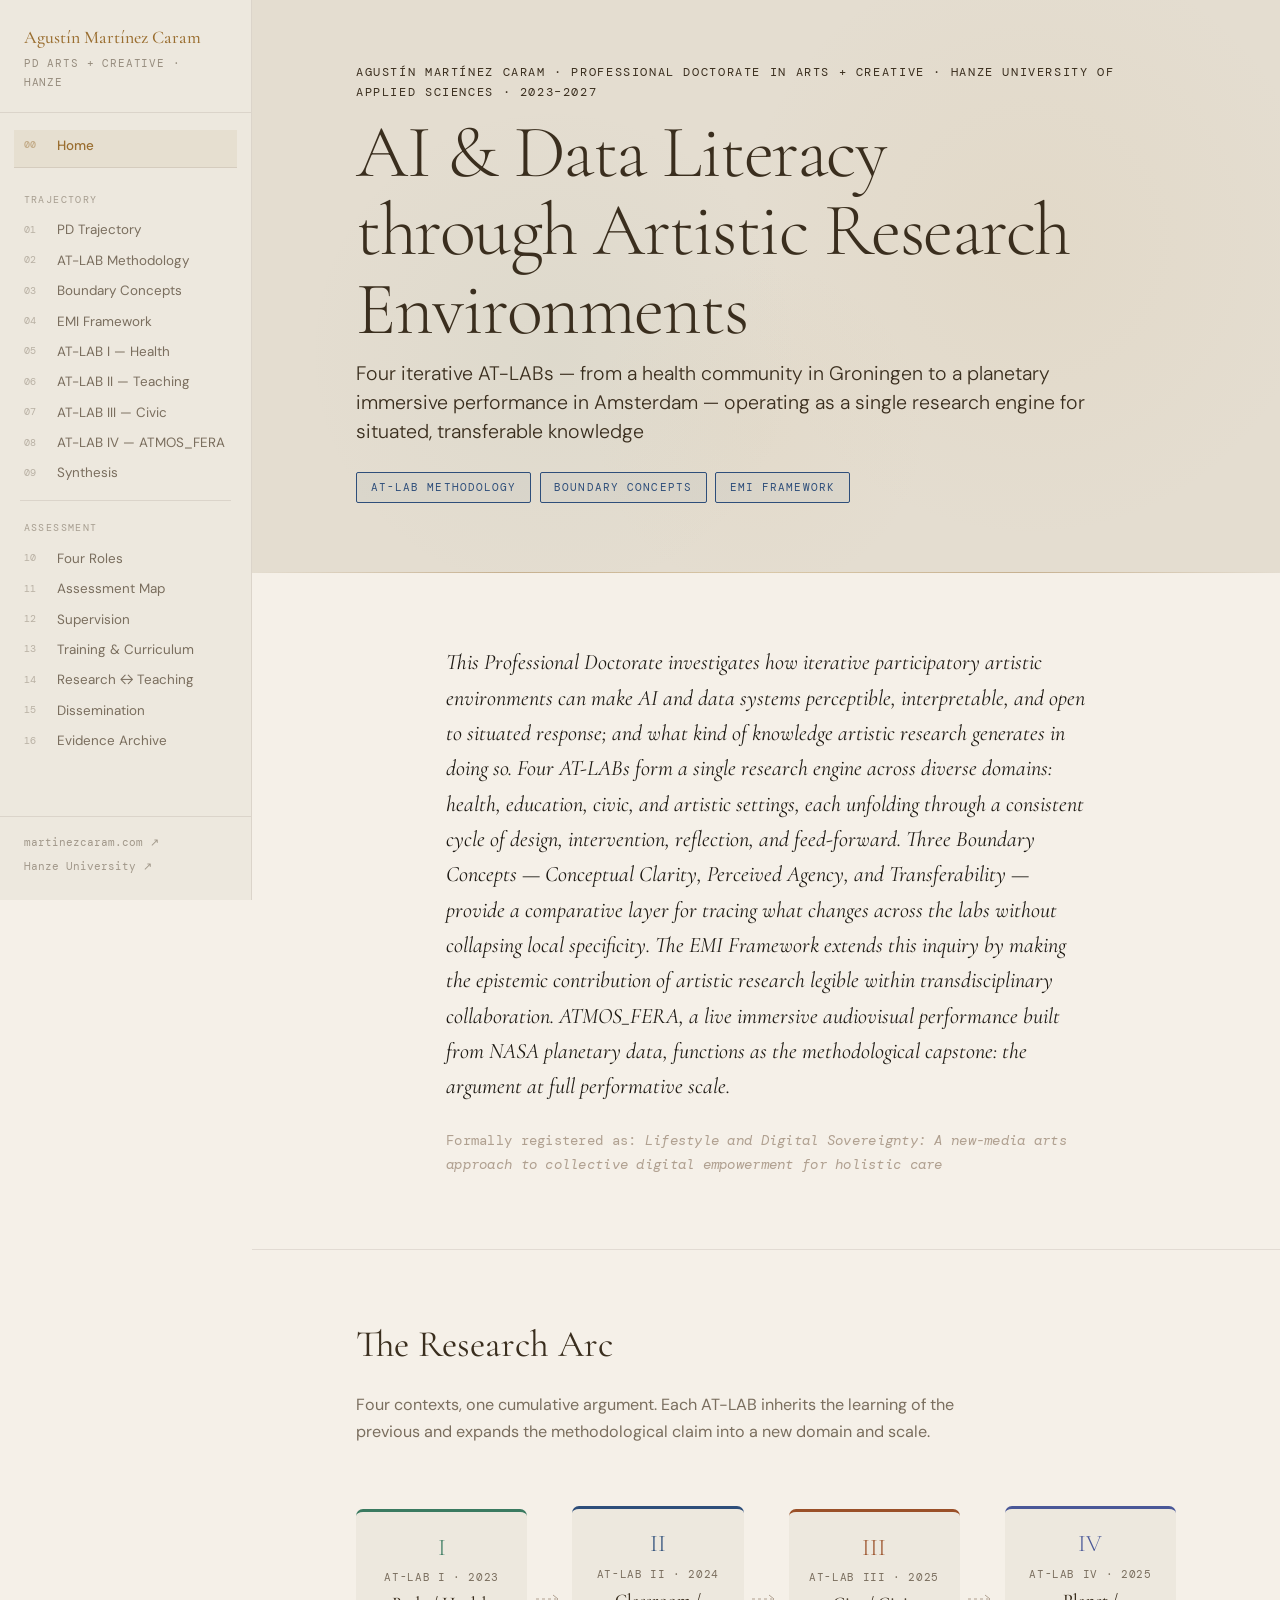
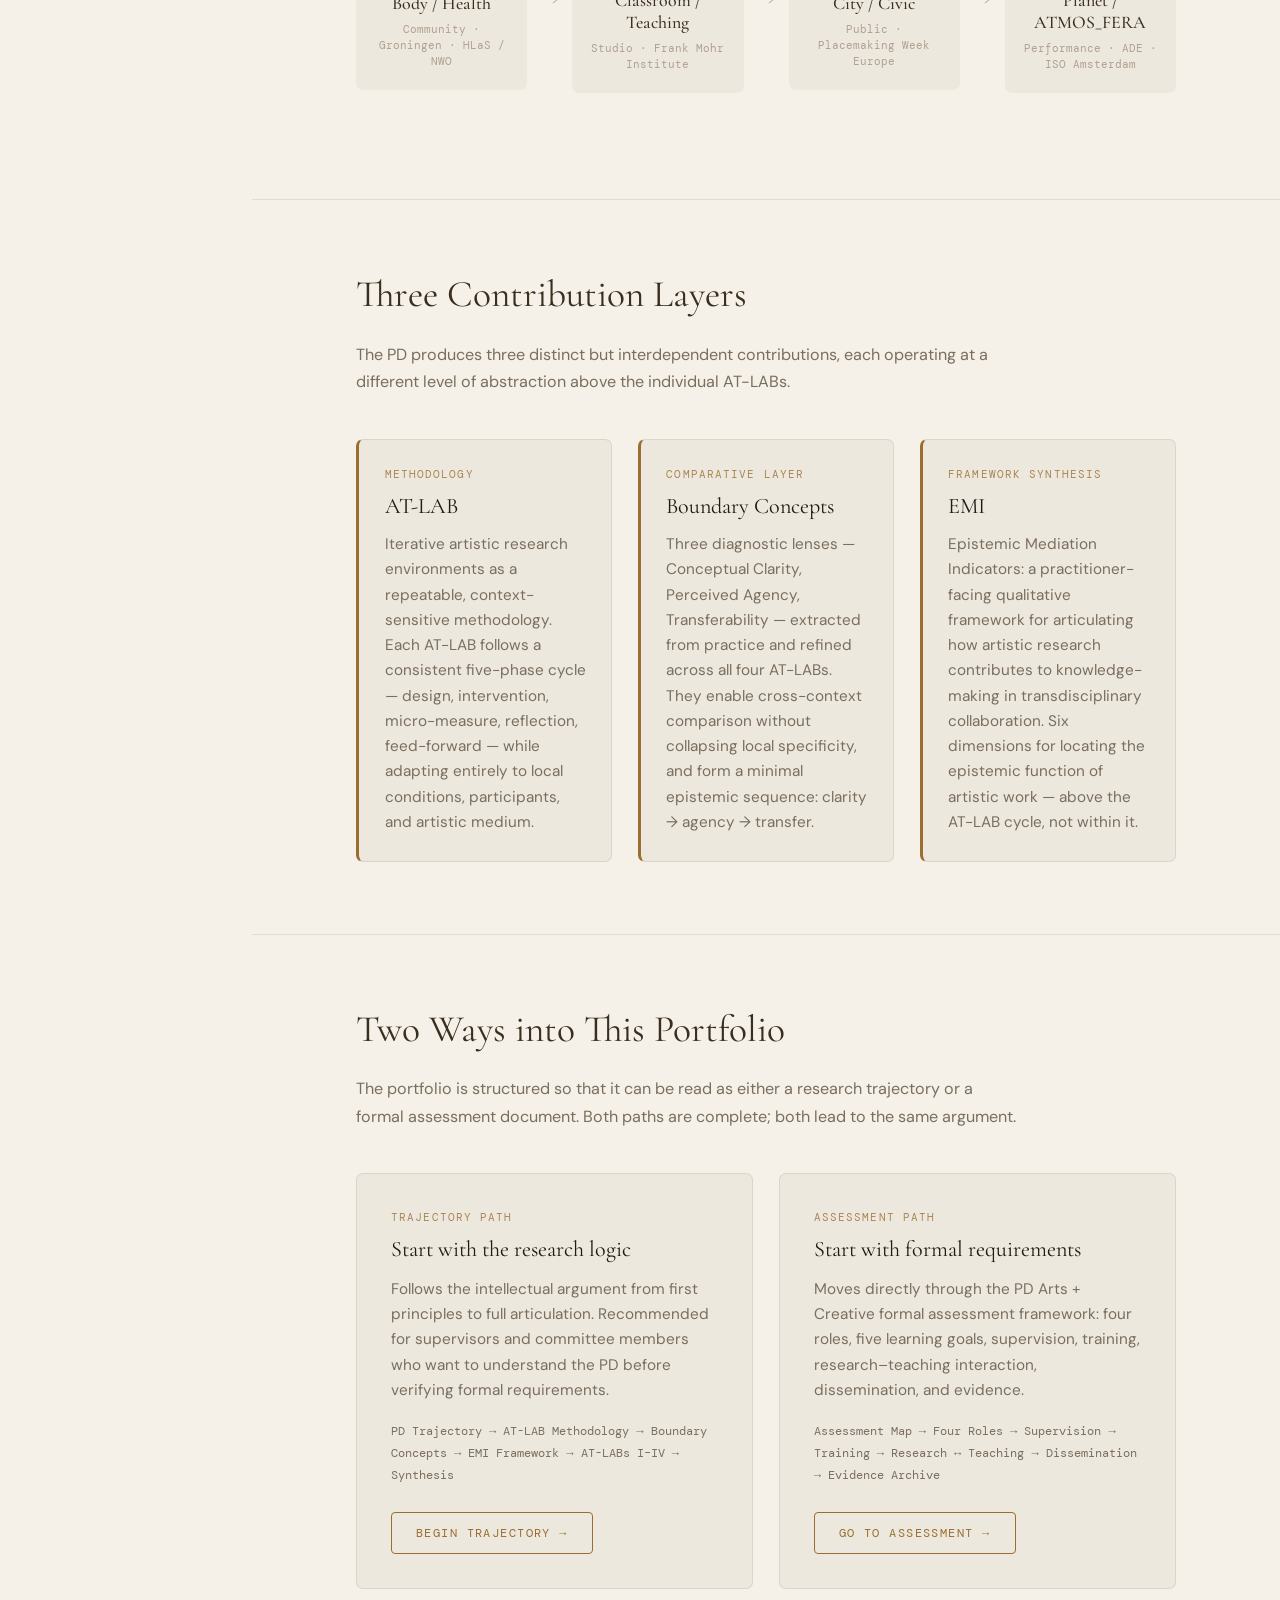
<file: index.html>
<!DOCTYPE html>
<html lang="en">
<head>
  <meta charset="UTF-8">
  <meta name="viewport" content="width=device-width, initial-scale=1.0">
  <title>Home — Agustín Martínez Caram PD</title>
  <link rel="preconnect" href="https://fonts.googleapis.com">
  <link rel="preconnect" href="https://fonts.gstatic.com" crossorigin>
  <link href="https://fonts.googleapis.com/css2?family=Cormorant+Garamond:ital,wght@0,300;0,400;0,500;0,600;1,300;1,400;1,500&family=DM+Mono:wght@300;400&family=DM+Sans:ital,wght@0,300;0,400;0,500;1,400&display=swap" rel="stylesheet">
  <link rel="stylesheet" href="css/tokens.css">
  <link rel="stylesheet" href="css/layout.css">
  <link rel="stylesheet" href="css/components.css">
  <link rel="stylesheet" href="css/animations.css">
  <link rel="stylesheet" href="css/print.css" media="print">
</head>
<body>

  <button class="hamburger" id="menuToggle" aria-label="Toggle menu">
    <span></span><span></span><span></span>
  </button>
  <div class="sidebar-overlay"></div>

  <aside id="sidebar">
    <div class="sb-header">
      <div class="sb-name">Agustín Martínez Caram</div>
      <div class="sb-programme">PD Arts + Creative · Hanze</div>
    </div>
    <nav>
      <a href="index.html"             class="nav-link nav-link-home"><span class="nav-num">00</span>Home</a>
      <div class="nav-group">
        <div class="nav-group-label">Trajectory</div>
        <a href="trajectory.html"        class="nav-link"><span class="nav-num">01</span>PD Trajectory</a>
        <a href="methodology.html"       class="nav-link"><span class="nav-num">02</span>AT-LAB Methodology</a>
        <a href="boundary-concepts.html" class="nav-link"><span class="nav-num">03</span>Boundary Concepts</a>
        <a href="emi.html"               class="nav-link"><span class="nav-num">04</span>EMI Framework</a>
        <a href="lab-1-health.html"      class="nav-link"><span class="nav-num">05</span>AT-LAB I — Health</a>
        <a href="lab-2-teaching.html"    class="nav-link"><span class="nav-num">06</span>AT-LAB II — Teaching</a>
        <a href="lab-3-civic.html"       class="nav-link"><span class="nav-num">07</span>AT-LAB III — Civic</a>
        <a href="lab-4-atmosfera.html"   class="nav-link"><span class="nav-num">08</span>AT-LAB IV — ATMOS_FERA</a>
        <a href="synthesis.html"         class="nav-link"><span class="nav-num">09</span>Synthesis</a>
      </div>
      <div class="nav-divider"></div>
      <div class="nav-group">
        <div class="nav-group-label">Assessment</div>
        <a href="roles.html"             class="nav-link"><span class="nav-num">10</span>Four Roles</a>
        <a href="assessment-map.html"    class="nav-link"><span class="nav-num">11</span>Assessment Map</a>
        <a href="supervision.html"       class="nav-link"><span class="nav-num">12</span>Supervision</a>
        <a href="training.html"          class="nav-link"><span class="nav-num">13</span>Training &amp; Curriculum</a>
        <a href="research-teaching.html" class="nav-link"><span class="nav-num">14</span>Research ↔ Teaching</a>
        <a href="dissemination.html"     class="nav-link"><span class="nav-num">15</span>Dissemination</a>
        <a href="evidence.html"          class="nav-link"><span class="nav-num">16</span>Evidence Archive</a>
      </div>
    </nav>
    <div class="sb-footer">
      <a href="https://martinezcaram.com" target="_blank" rel="noopener">martinezcaram.com ↗</a>
      <a href="https://www.hanze.nl" target="_blank" rel="noopener">Hanze University ↗</a>
    </div>
  </aside>

  <main id="main">

    <!-- ═══ HERO ═══ -->
    <section class="page-hero" style="position:relative;">
      <div class="home-bg" style="position:absolute; inset:0; overflow:hidden; pointer-events:none; z-index:0;">
        <div class="orb orb-1"></div>
        <div class="orb orb-2"></div>
        <div class="orb orb-3"></div>
      </div>

      <div style="position:relative; z-index:1;">
        <div class="section-inner">

          <div class="eyebrow">Agustín Martínez Caram · Professional Doctorate in Arts + Creative · Hanze University of Applied Sciences · 2023–2027</div>

          <h1 class="page-title">AI &amp; Data Literacy<br>through Artistic Research Environments</h1>

          <p class="page-subtitle">Four iterative AT-LABs — from a health community in Groningen to a planetary immersive performance in Amsterdam — operating as a single research engine for situated, transferable knowledge</p>

          <div class="badge-row" style="margin-top:1.5rem;">
            <span class="badge badge-hero">AT-LAB Methodology</span>
            <span class="badge badge-hero">Boundary Concepts</span>
            <span class="badge badge-hero">EMI Framework</span>
          </div>

        </div>
      </div>
    </section>

    <!-- ═══ THESIS ═══ -->
    <section class="page-section">
      <div class="section-inner content-narrow">
        <p class="lead">This Professional Doctorate investigates how iterative participatory artistic environments can make AI and data systems perceptible, interpretable, and open to situated response; and what kind of knowledge artistic research generates in doing so. Four AT-LABs form a single research engine across diverse domains: health, education, civic, and artistic settings, each unfolding through a consistent cycle of design, intervention, reflection, and feed-forward. Three Boundary Concepts — Conceptual Clarity, Perceived Agency, and Transferability — provide a comparative layer for tracing what changes across the labs without collapsing local specificity. The EMI Framework extends this inquiry by making the epistemic contribution of artistic research legible within transdisciplinary collaboration. ATMOS_FERA, a live immersive audiovisual performance built from NASA planetary data, functions as the methodological capstone: the argument at full performative scale.</p>
        <p style="font-size:0.82rem; font-family:var(--mono); color:var(--ink-faint); margin-top:1rem; letter-spacing:0.02em;">Formally registered as: <em>Lifestyle and Digital Sovereignty: A new-media arts approach to collective digital empowerment for holistic care</em></p>
      </div>
    </section>

    <!-- ═══ TRAJECTORY ARC ═══ -->
    <section class="page-section">
      <div class="section-inner">

        <h2>The Research Arc</h2>
        <p style="color:var(--ink-muted); margin-bottom:2.5rem; max-width:60ch;">Four contexts, one cumulative argument. Each AT-LAB inherits the learning of the previous and expands the methodological claim into a new domain and scale.</p>

        <div class="traj-arc reveal-stagger">
          <a href="lab-1-health.html" class="traj-node traj-node--1">
            <div class="traj-node-icon">I</div>
            <div class="traj-node-label">AT-LAB I · 2023</div>
            <div class="traj-node-name">Body / Health</div>
            <div class="traj-node-sub">Community · Groningen · HLaS / NWO</div>
          </a>
          <div class="traj-connector" aria-hidden="true">
            <svg width="28" height="16" viewBox="0 0 28 16" fill="none" xmlns="http://www.w3.org/2000/svg"><line x1="0" y1="8" x2="20" y2="8" stroke="currentColor" stroke-width="1" stroke-dasharray="3 3"/><polyline points="17,4 22,8 17,12" stroke="currentColor" stroke-width="1" fill="none"/></svg>
          </div>
          <a href="lab-2-teaching.html" class="traj-node traj-node--2">
            <div class="traj-node-icon">II</div>
            <div class="traj-node-label">AT-LAB II · 2024</div>
            <div class="traj-node-name">Classroom / Teaching</div>
            <div class="traj-node-sub">Studio · Frank Mohr Institute</div>
          </a>
          <div class="traj-connector" aria-hidden="true">
            <svg width="28" height="16" viewBox="0 0 28 16" fill="none" xmlns="http://www.w3.org/2000/svg"><line x1="0" y1="8" x2="20" y2="8" stroke="currentColor" stroke-width="1" stroke-dasharray="3 3"/><polyline points="17,4 22,8 17,12" stroke="currentColor" stroke-width="1" fill="none"/></svg>
          </div>
          <a href="lab-3-civic.html" class="traj-node traj-node--3">
            <div class="traj-node-icon">III</div>
            <div class="traj-node-label">AT-LAB III · 2025</div>
            <div class="traj-node-name">City / Civic</div>
            <div class="traj-node-sub">Public · Placemaking Week Europe</div>
          </a>
          <div class="traj-connector" aria-hidden="true">
            <svg width="28" height="16" viewBox="0 0 28 16" fill="none" xmlns="http://www.w3.org/2000/svg"><line x1="0" y1="8" x2="20" y2="8" stroke="currentColor" stroke-width="1" stroke-dasharray="3 3"/><polyline points="17,4 22,8 17,12" stroke="currentColor" stroke-width="1" fill="none"/></svg>
          </div>
          <a href="lab-4-atmosfera.html" class="traj-node traj-node--4">
            <div class="traj-node-icon">IV</div>
            <div class="traj-node-label">AT-LAB IV · 2025</div>
            <div class="traj-node-name">Planet / ATMOS_FERA</div>
            <div class="traj-node-sub">Performance · ADE · ISO Amsterdam</div>
          </a>
        </div>

      </div>
    </section>

    <!-- ═══ THREE CONTRIBUTION LAYERS ═══ -->
    <section class="page-section">
      <div class="section-inner">

        <h2>Three Contribution Layers</h2>
        <p style="color:var(--ink-muted); margin-bottom:2.5rem; max-width:60ch;">The PD produces three distinct but interdependent contributions, each operating at a different level of abstraction above the individual AT-LABs.</p>

        <div class="grid-3 reveal-stagger">
          <div class="card contribution-card">
            <div class="card-label">Methodology</div>
            <div class="card-title">AT-LAB</div>
            <div class="card-body">Iterative artistic research environments as a repeatable, context-sensitive methodology. Each AT-LAB follows a consistent five-phase cycle — design, intervention, micro-measure, reflection, feed-forward — while adapting entirely to local conditions, participants, and artistic medium.</div>
          </div>

          <div class="card contribution-card">
            <div class="card-label">Comparative Layer</div>
            <div class="card-title">Boundary Concepts</div>
            <div class="card-body">Three diagnostic lenses — Conceptual Clarity, Perceived Agency, Transferability — extracted from practice and refined across all four AT-LABs. They enable cross-context comparison without collapsing local specificity, and form a minimal epistemic sequence: clarity → agency → transfer.</div>
          </div>

          <div class="card contribution-card">
            <div class="card-label">Framework Synthesis</div>
            <div class="card-title">EMI</div>
            <div class="card-body">Epistemic Mediation Indicators: a practitioner-facing qualitative framework for articulating how artistic research contributes to knowledge-making in transdisciplinary collaboration. Six dimensions for locating the epistemic function of artistic work — above the AT-LAB cycle, not within it.</div>
          </div>
        </div>

      </div>
    </section>

    <!-- ═══ TWO READING PATHS ═══ -->
    <section class="page-section">
      <div class="section-inner">

        <h2>Two Ways into This Portfolio</h2>
        <p style="color:var(--ink-muted); margin-bottom:2.5rem; max-width:60ch;">The portfolio is structured so that it can be read as either a research trajectory or a formal assessment document. Both paths are complete; both lead to the same argument.</p>

        <div class="grid-2 reveal-stagger">

          <div class="card" style="padding:2rem;">
            <div class="card-label">Trajectory Path</div>
            <div class="card-title" style="margin-bottom:0.8rem;">Start with the research logic</div>
            <div class="card-body" style="margin-bottom:1.5rem;">
              <p>Follows the intellectual argument from first principles to full articulation. Recommended for supervisors and committee members who want to understand the PD before verifying formal requirements.</p>
              <p style="font-family:var(--mono); font-size:0.72rem; color:var(--ink-muted); margin-top:0.8rem; line-height:1.8;">
                PD Trajectory → AT-LAB Methodology → Boundary Concepts → EMI Framework → AT-LABs I–IV → Synthesis
              </p>
            </div>
            <a href="trajectory.html" style="display:inline-block; padding:10px 24px; border:1px solid var(--gold); color:var(--gold); text-decoration:none; font-family:var(--mono); font-size:0.7rem; letter-spacing:0.12em; text-transform:uppercase; border-radius:4px; transition:background 0.2s, color 0.2s;">Begin Trajectory →</a>
          </div>

          <div class="card" style="padding:2rem;">
            <div class="card-label">Assessment Path</div>
            <div class="card-title" style="margin-bottom:0.8rem;">Start with formal requirements</div>
            <div class="card-body" style="margin-bottom:1.5rem;">
              <p>Moves directly through the PD Arts + Creative formal assessment framework: four roles, five learning goals, supervision, training, research–teaching interaction, dissemination, and evidence.</p>
              <p style="font-family:var(--mono); font-size:0.72rem; color:var(--ink-muted); margin-top:0.8rem; line-height:1.8;">
                Assessment Map → Four Roles → Supervision → Training → Research ↔ Teaching → Dissemination → Evidence Archive
              </p>
            </div>
            <a href="assessment-map.html" style="display:inline-block; padding:10px 24px; border:1px solid var(--gold); color:var(--gold); text-decoration:none; font-family:var(--mono); font-size:0.7rem; letter-spacing:0.12em; text-transform:uppercase; border-radius:4px; transition:background 0.2s, color 0.2s;">Go to Assessment →</a>
          </div>

        </div>

      </div>
    </section>

  </main>

  <script src="js/nav.js"></script>
  <script src="js/animations.js"></script>
</body>
</html>
</file>
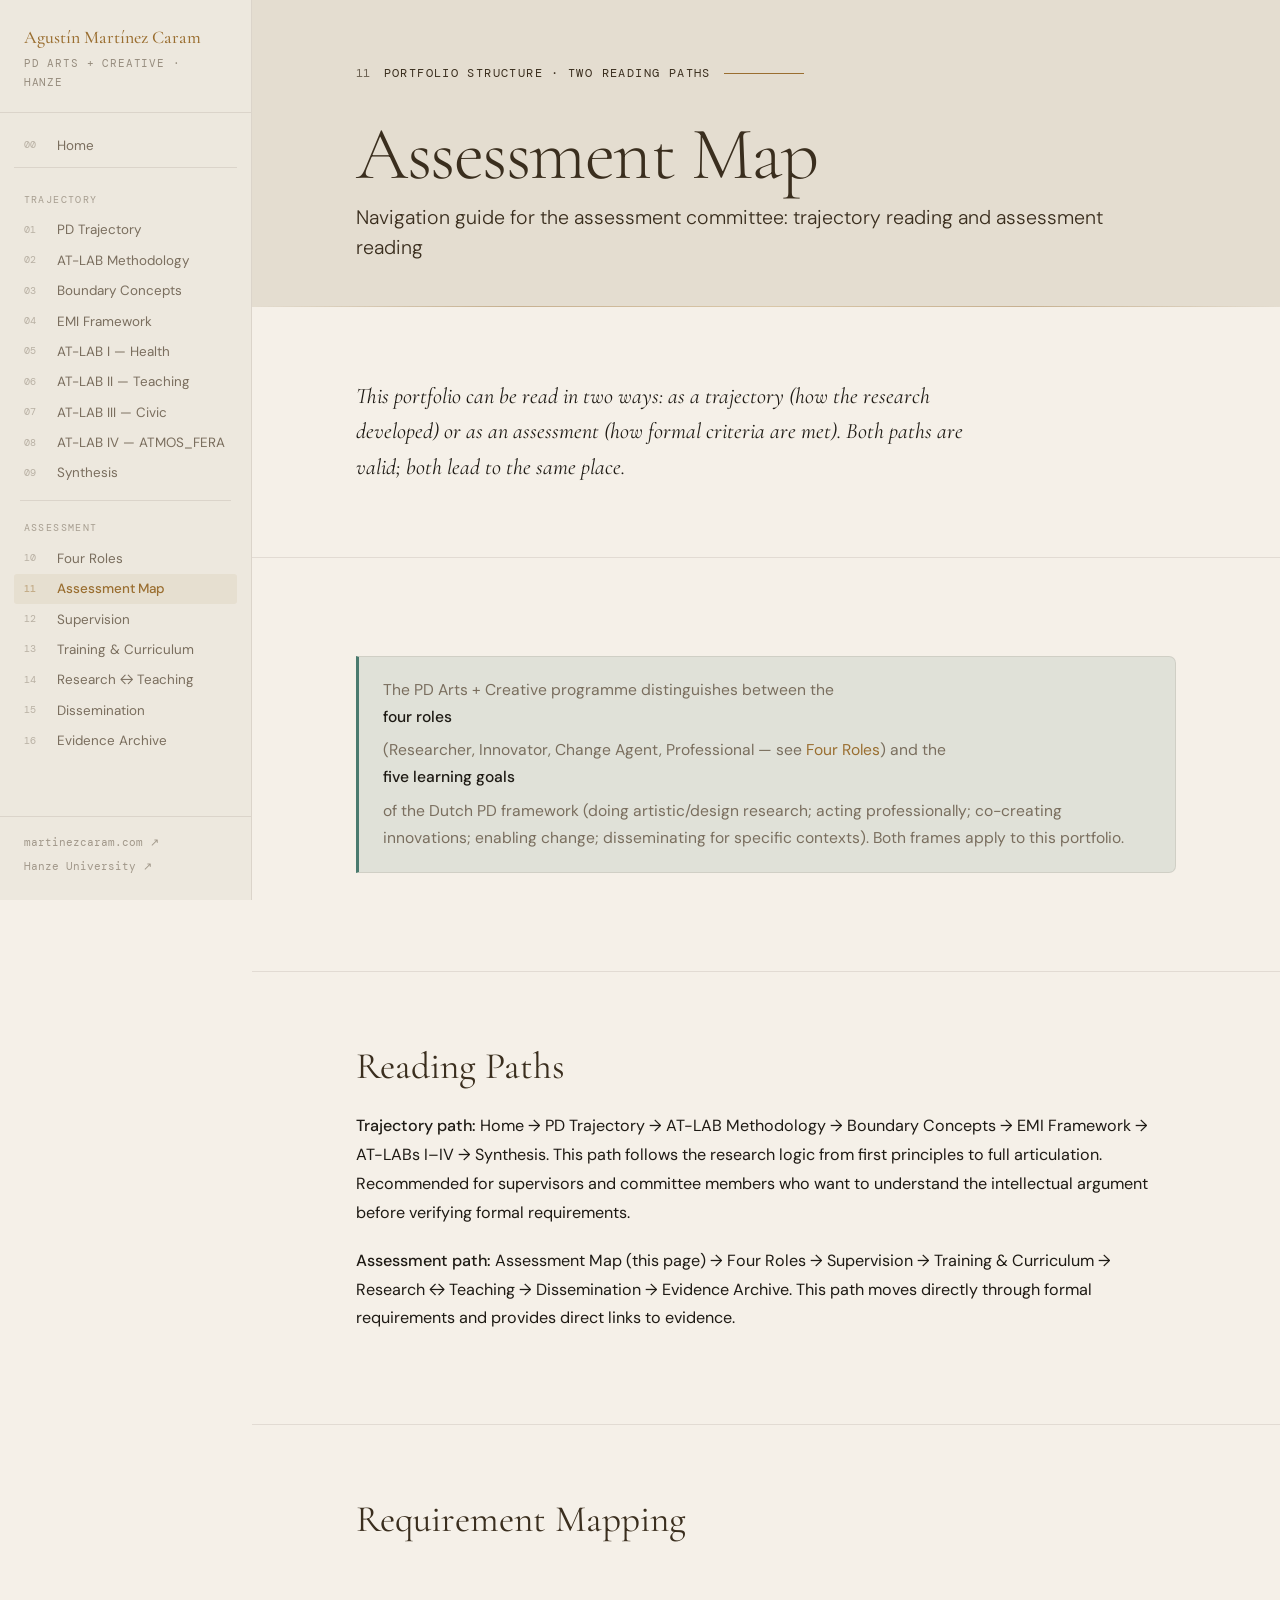
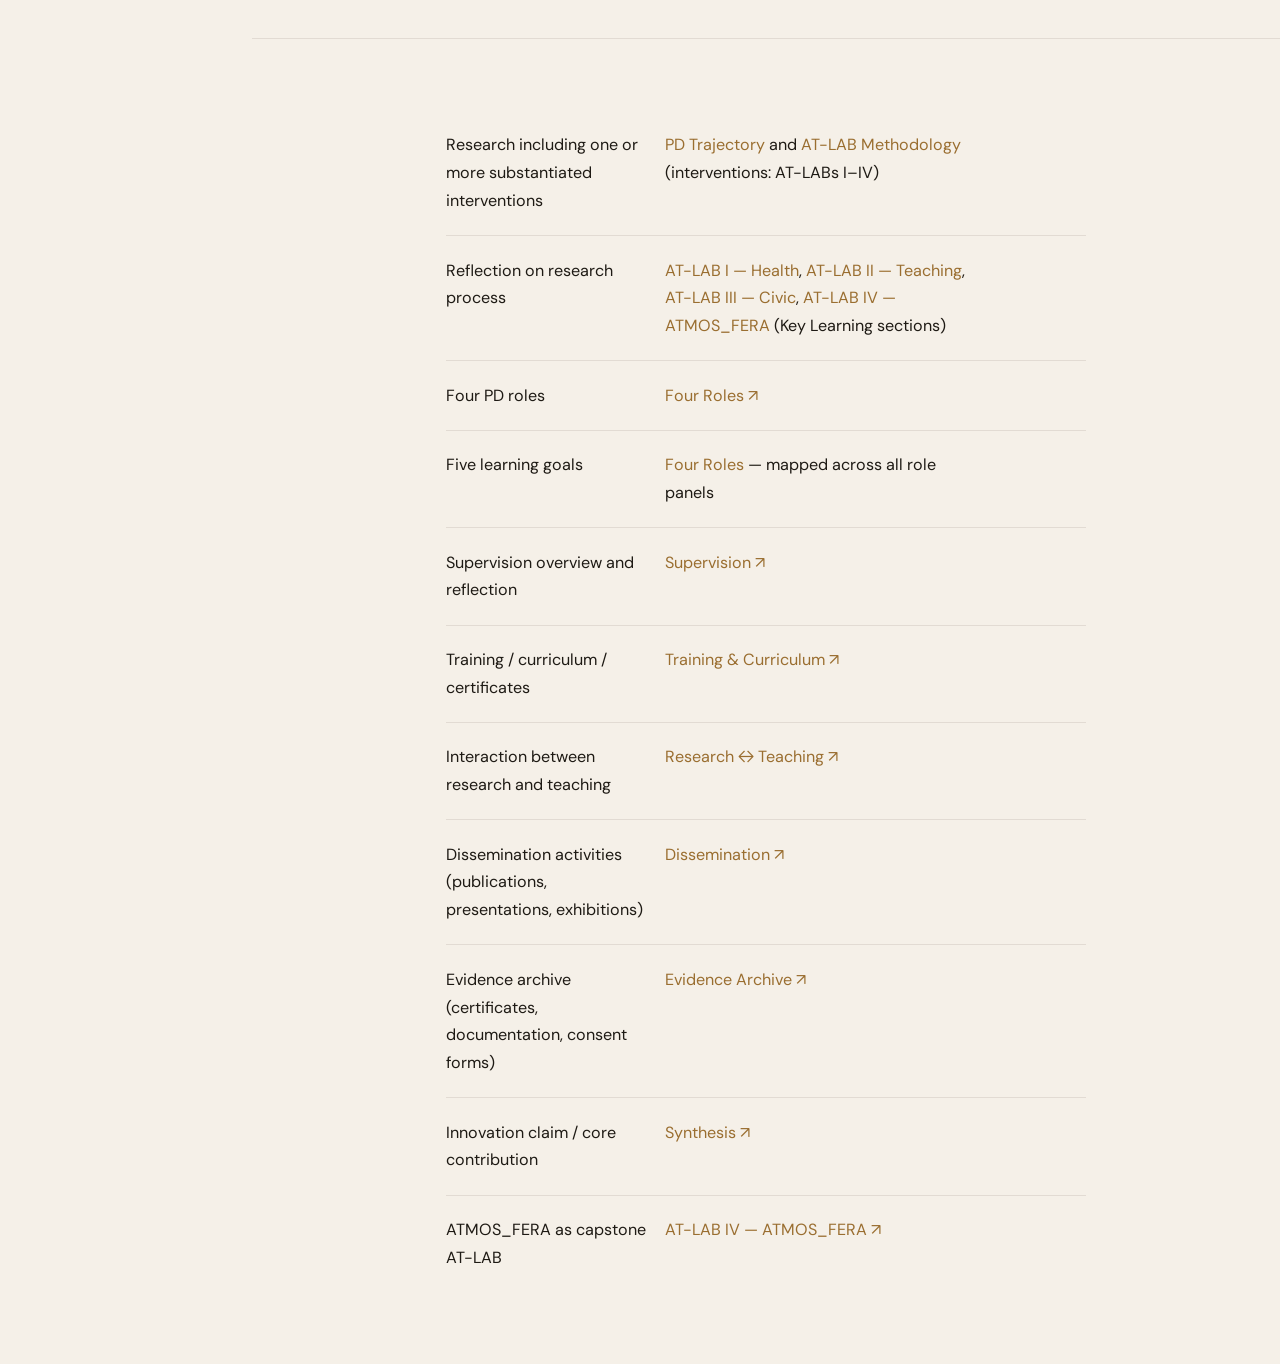
<file: assessment-map.html>
<!DOCTYPE html>
<html lang="en">
<head>
  <meta charset="UTF-8">
  <meta name="viewport" content="width=device-width, initial-scale=1.0">
  <title>Assessment Map — Agustín Martínez Caram PD</title>
  <link rel="preconnect" href="https://fonts.googleapis.com">
  <link rel="preconnect" href="https://fonts.gstatic.com" crossorigin>
  <link href="https://fonts.googleapis.com/css2?family=Cormorant+Garamond:ital,wght@0,300;0,400;0,500;0,600;1,300;1,400;1,500&family=DM+Mono:wght@300;400&family=DM+Sans:ital,wght@0,300;0,400;0,500;1,400&display=swap" rel="stylesheet">
  <link rel="stylesheet" href="css/tokens.css">
  <link rel="stylesheet" href="css/layout.css">
  <link rel="stylesheet" href="css/components.css">
  <link rel="stylesheet" href="css/animations.css">
  <link rel="stylesheet" href="css/print.css" media="print">
</head>
<body>
  <button class="hamburger" id="menuToggle" aria-label="Toggle menu"><span></span><span></span><span></span></button>
  <div class="sidebar-overlay"></div>
  <aside id="sidebar">
    <div class="sb-header">
      <div class="sb-name">Agustín Martínez Caram</div>
      <div class="sb-programme">PD Arts + Creative · Hanze</div>
    </div>
    <nav>
      <a href="index.html"             class="nav-link nav-link-home"><span class="nav-num">00</span>Home</a>
      <div class="nav-group">
        <div class="nav-group-label">Trajectory</div>
        <a href="trajectory.html"        class="nav-link"><span class="nav-num">01</span>PD Trajectory</a>
        <a href="methodology.html"       class="nav-link"><span class="nav-num">02</span>AT-LAB Methodology</a>
        <a href="boundary-concepts.html" class="nav-link"><span class="nav-num">03</span>Boundary Concepts</a>
        <a href="emi.html"               class="nav-link"><span class="nav-num">04</span>EMI Framework</a>
        <a href="lab-1-health.html"      class="nav-link"><span class="nav-num">05</span>AT-LAB I — Health</a>
        <a href="lab-2-teaching.html"    class="nav-link"><span class="nav-num">06</span>AT-LAB II — Teaching</a>
        <a href="lab-3-civic.html"       class="nav-link"><span class="nav-num">07</span>AT-LAB III — Civic</a>
        <a href="lab-4-atmosfera.html"   class="nav-link"><span class="nav-num">08</span>AT-LAB IV — ATMOS_FERA</a>
        <a href="synthesis.html"         class="nav-link"><span class="nav-num">09</span>Synthesis</a>
      </div>
      <div class="nav-divider"></div>
      <div class="nav-group">
        <div class="nav-group-label">Assessment</div>
        <a href="roles.html"             class="nav-link"><span class="nav-num">10</span>Four Roles</a>
        <a href="assessment-map.html"    class="nav-link"><span class="nav-num">11</span>Assessment Map</a>
        <a href="supervision.html"       class="nav-link"><span class="nav-num">12</span>Supervision</a>
        <a href="training.html"          class="nav-link"><span class="nav-num">13</span>Training &amp; Curriculum</a>
        <a href="research-teaching.html" class="nav-link"><span class="nav-num">14</span>Research ↔ Teaching</a>
        <a href="dissemination.html"     class="nav-link"><span class="nav-num">15</span>Dissemination</a>
        <a href="evidence.html"          class="nav-link"><span class="nav-num">16</span>Evidence Archive</a>
      </div>
    </nav>
      <div class="sb-footer">
      <a href="https://martinezcaram.com" target="_blank" rel="noopener">martinezcaram.com ↗</a>
      <a href="https://www.hanze.nl" target="_blank" rel="noopener">Hanze University ↗</a>
    </div>
  </aside>

  <main id="main">
    <header class="page-hero">
      <div class="section-inner">
        <div class="sec-label">
          <span class="sec-label-num">11</span>
          <span class="sec-label-text">Portfolio structure · two reading paths</span>
          <span class="sec-label-line"></span>
        </div>
        <h1 class="page-title">Assessment Map</h1>
        <p class="page-subtitle">Navigation guide for the assessment committee: trajectory reading and assessment reading</p>
      </div>
    </header>

    <div class="page-section">
      <div class="section-inner">
        <p class="lead">This portfolio can be read in two ways: as a trajectory (how the research developed) or as an assessment (how formal criteria are met). Both paths are valid; both lead to the same place.</p>
      </div>
    </div>

    <div class="page-section">
      <div class="section-inner">
        <div class="callout callout-accent">
          <p>The PD Arts + Creative programme distinguishes between the <strong>four roles</strong> (Researcher, Innovator, Change Agent, Professional — see <a href="roles.html">Four Roles</a>) and the <strong>five learning goals</strong> of the Dutch PD framework (doing artistic/design research; acting professionally; co-creating innovations; enabling change; disseminating for specific contexts). Both frames apply to this portfolio.</p>
        </div>
      </div>
    </div>

    <div class="page-section">
      <div class="section-inner">
        <h2>Reading Paths</h2>
        <div class="body-text">
          <p><strong>Trajectory path:</strong> Home → PD Trajectory → AT-LAB Methodology → Boundary Concepts → EMI Framework → AT-LABs I–IV → Synthesis. This path follows the research logic from first principles to full articulation. Recommended for supervisors and committee members who want to understand the intellectual argument before verifying formal requirements.</p>
          <p><strong>Assessment path:</strong> Assessment Map (this page) → Four Roles → Supervision → Training & Curriculum → Research ↔ Teaching → Dissemination → Evidence Archive. This path moves directly through formal requirements and provides direct links to evidence.</p>
        </div>
      </div>
    </div>

    <div class="page-section">
      <div class="section-inner">
        <h2>Requirement Mapping</h2>
      </div>
    </div>

    <div class="page-section">
      <div class="section-inner content-narrow">
        <div class="assess-item">
          <div class="assess-req">Research including one or more substantiated interventions</div>
          <div class="assess-loc"><a href="trajectory.html">PD Trajectory</a> and <a href="methodology.html">AT-LAB Methodology</a> (interventions: AT-LABs I–IV)</div>
        </div>

        <div class="assess-item">
          <div class="assess-req">Reflection on research process</div>
          <div class="assess-loc"><a href="lab-1-health.html">AT-LAB I — Health</a>, <a href="lab-2-teaching.html">AT-LAB II — Teaching</a>, <a href="lab-3-civic.html">AT-LAB III — Civic</a>, <a href="lab-4-atmosfera.html">AT-LAB IV — ATMOS_FERA</a> (Key Learning sections)</div>
        </div>

        <div class="assess-item">
          <div class="assess-req">Four PD roles</div>
          <div class="assess-loc"><a href="roles.html">Four Roles ↗</a></div>
        </div>

        <div class="assess-item">
          <div class="assess-req">Five learning goals</div>
          <div class="assess-loc"><a href="roles.html">Four Roles</a> — mapped across all role panels</div>
        </div>

        <div class="assess-item">
          <div class="assess-req">Supervision overview and reflection</div>
          <div class="assess-loc"><a href="supervision.html">Supervision ↗</a></div>
        </div>

        <div class="assess-item">
          <div class="assess-req">Training / curriculum / certificates</div>
          <div class="assess-loc"><a href="training.html">Training & Curriculum ↗</a></div>
        </div>

        <div class="assess-item">
          <div class="assess-req">Interaction between research and teaching</div>
          <div class="assess-loc"><a href="research-teaching.html">Research ↔ Teaching ↗</a></div>
        </div>

        <div class="assess-item">
          <div class="assess-req">Dissemination activities (publications, presentations, exhibitions)</div>
          <div class="assess-loc"><a href="dissemination.html">Dissemination ↗</a></div>
        </div>

        <div class="assess-item">
          <div class="assess-req">Evidence archive (certificates, documentation, consent forms)</div>
          <div class="assess-loc"><a href="evidence.html">Evidence Archive ↗</a></div>
        </div>

        <div class="assess-item">
          <div class="assess-req">Innovation claim / core contribution</div>
          <div class="assess-loc"><a href="synthesis.html">Synthesis ↗</a></div>
        </div>

        <div class="assess-item">
          <div class="assess-req">ATMOS_FERA as capstone AT-LAB</div>
          <div class="assess-loc"><a href="lab-4-atmosfera.html">AT-LAB IV — ATMOS_FERA ↗</a></div>
        </div>
      </div>
    </div>

  </main>
  <script src="js/nav.js"></script>
  <script src="js/animations.js"></script>
</body>
</html>
</file>
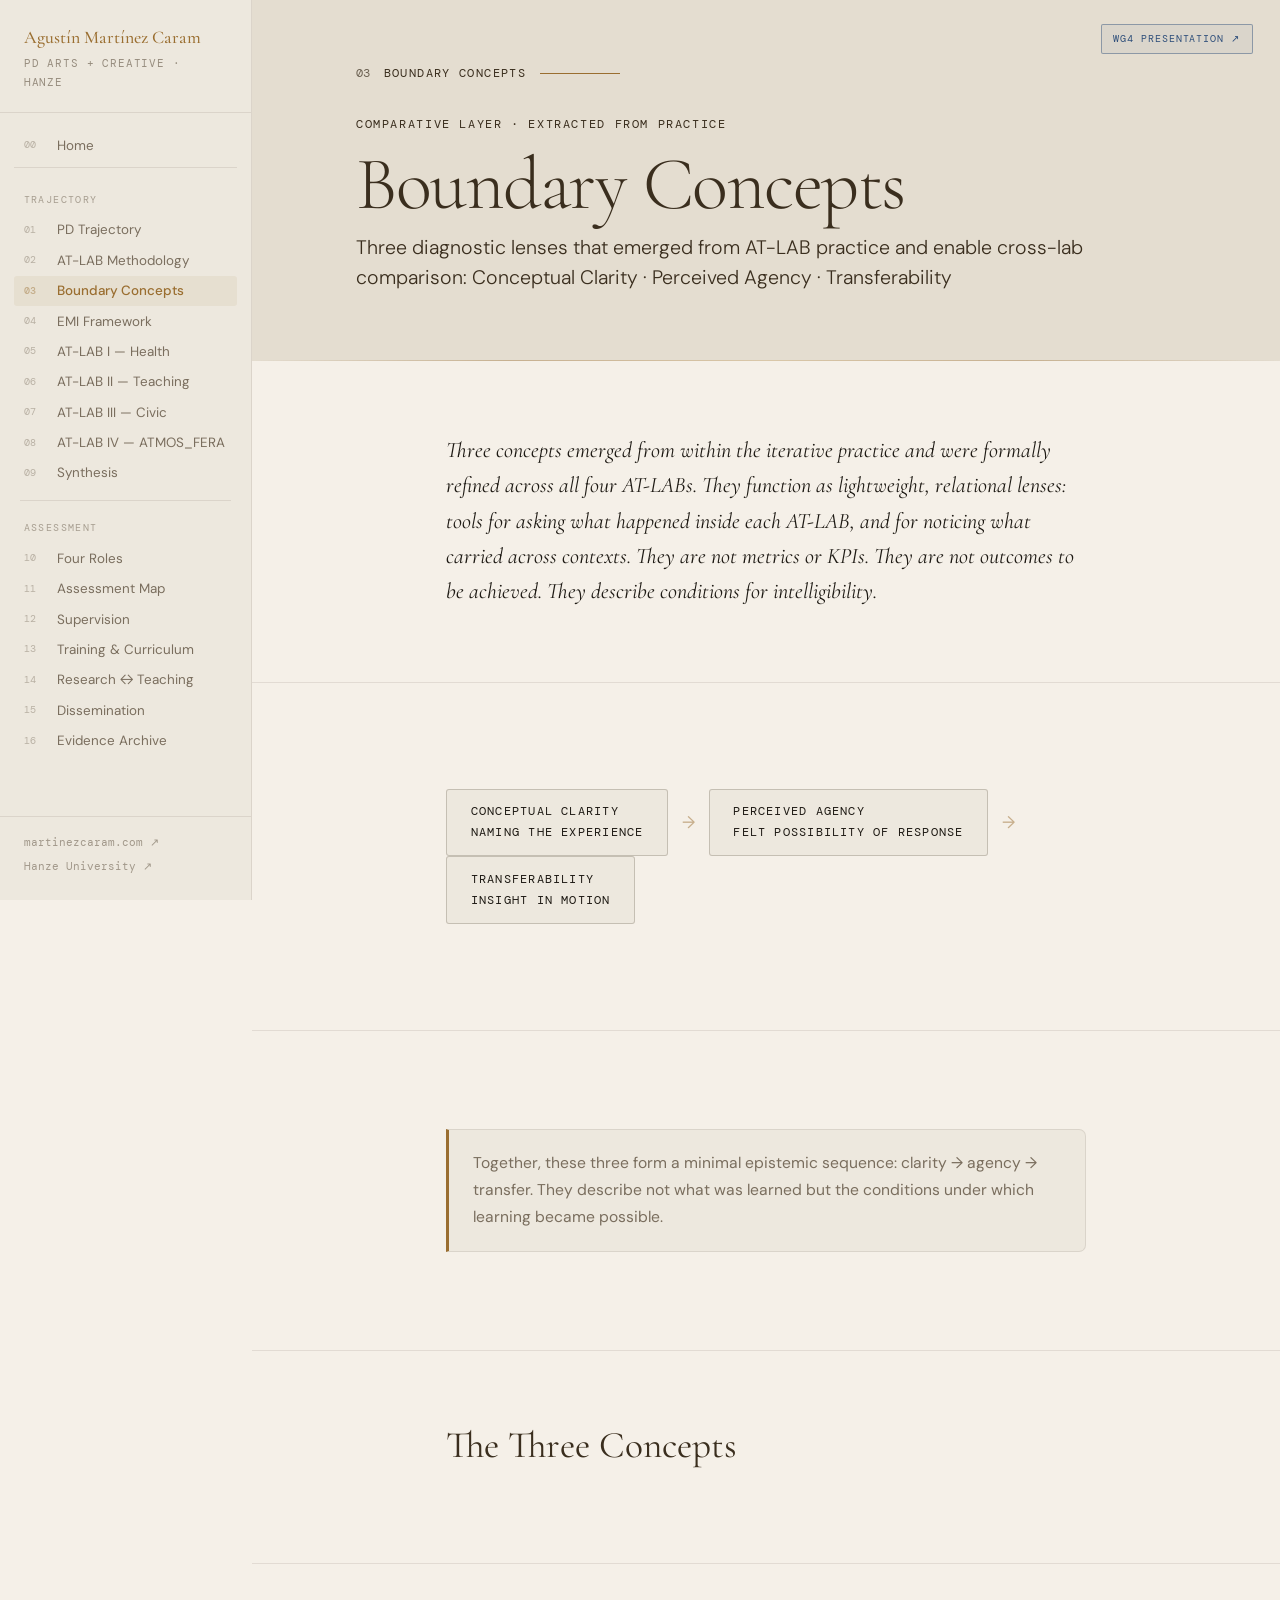
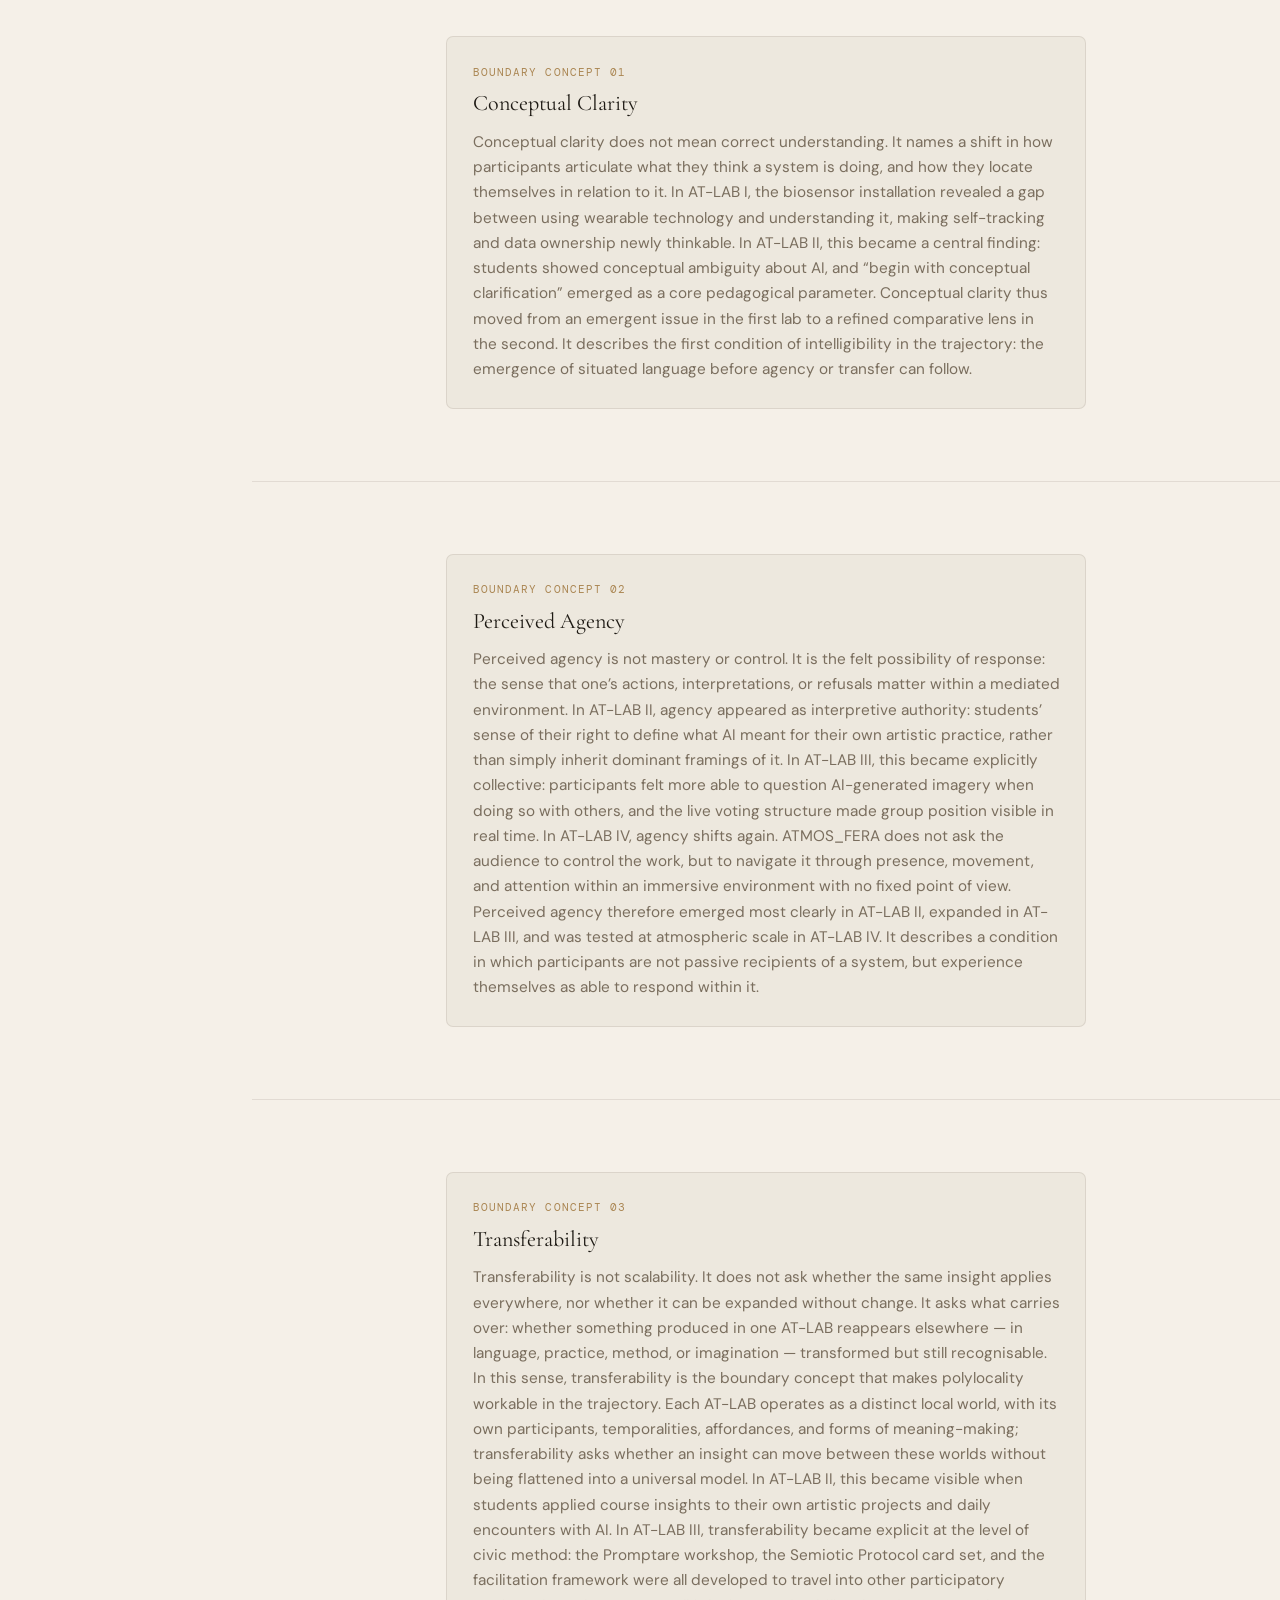
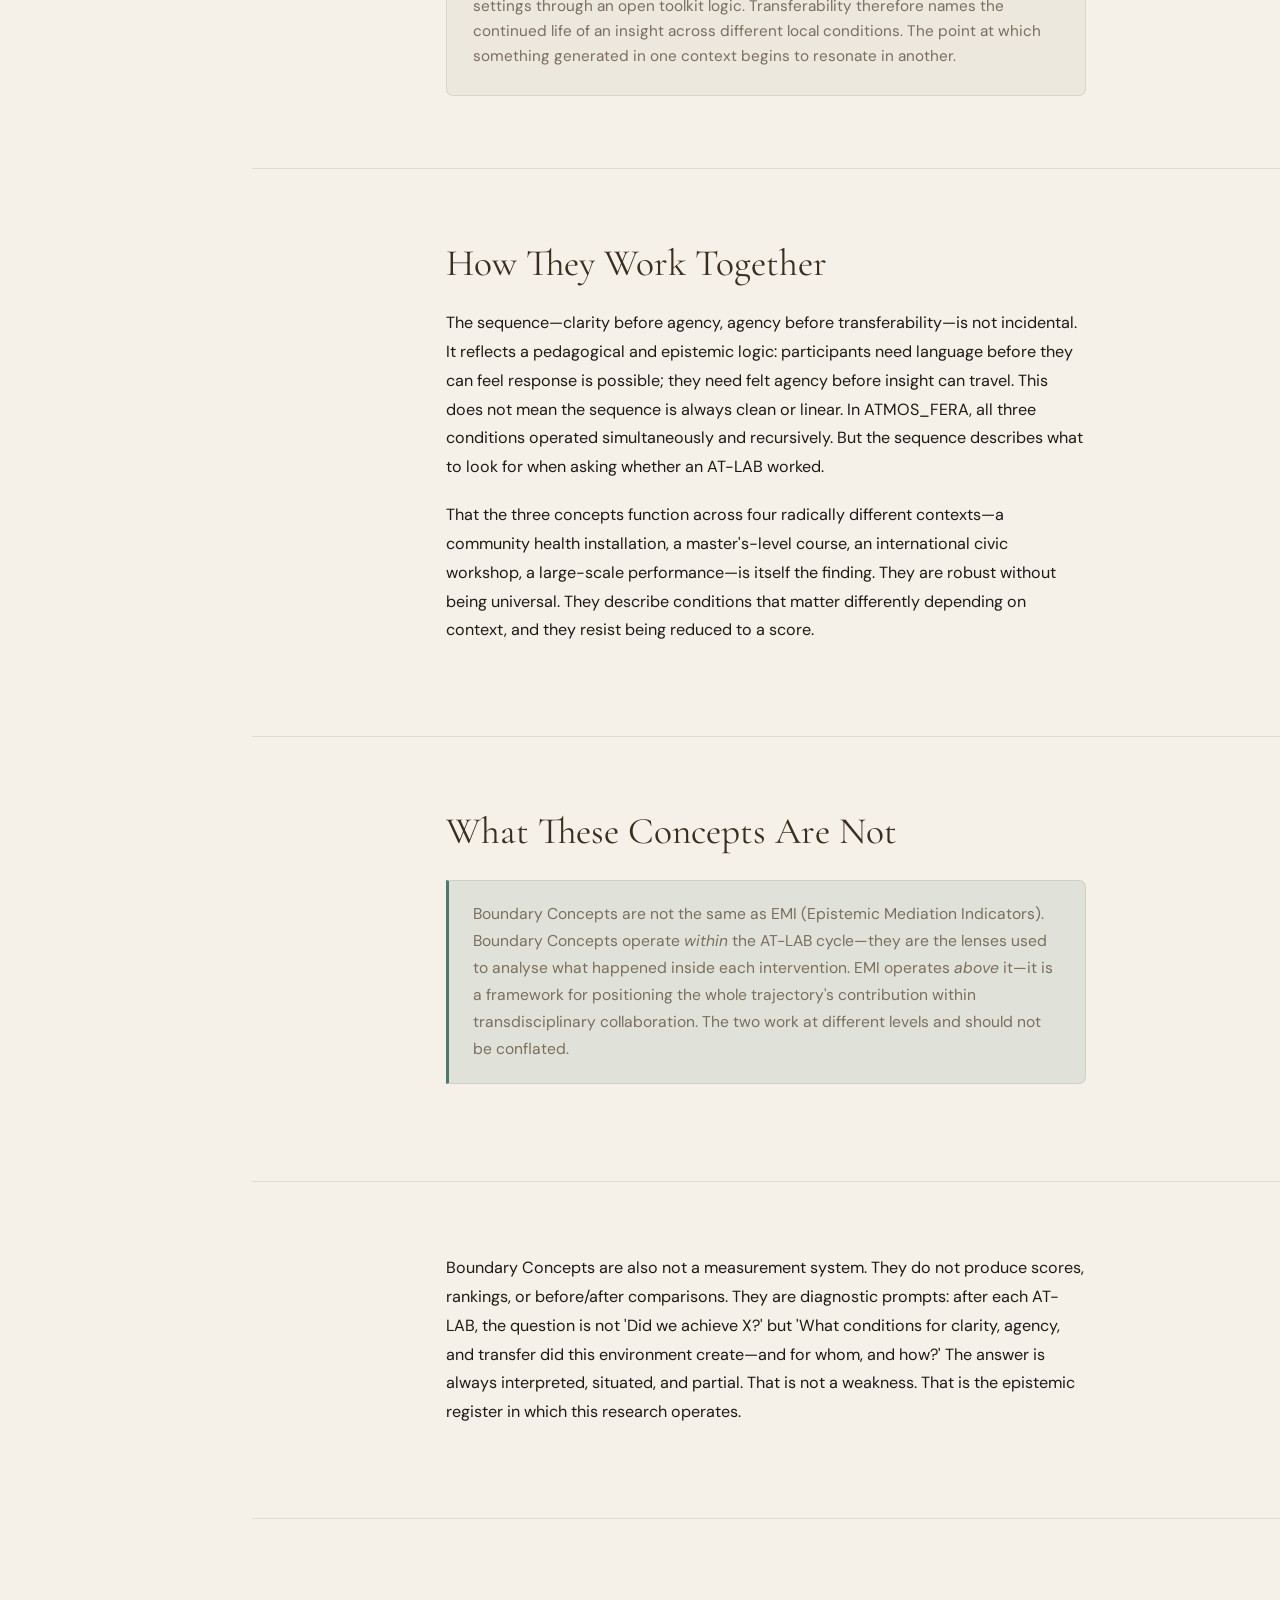
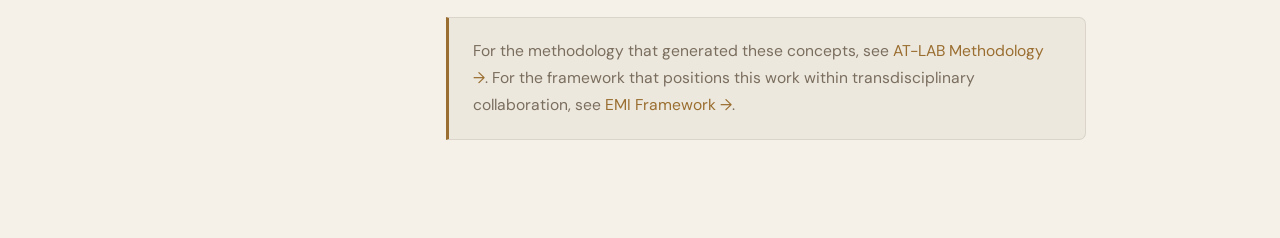
<file: boundary-concepts.html>
<!DOCTYPE html>
<html lang="en">
<head>
  <meta charset="UTF-8">
  <meta name="viewport" content="width=device-width, initial-scale=1.0">
  <title>Boundary Concepts — Agustín Martínez Caram PD</title>
  <link rel="preconnect" href="https://fonts.googleapis.com">
  <link rel="preconnect" href="https://fonts.gstatic.com" crossorigin>
  <link href="https://fonts.googleapis.com/css2?family=Cormorant+Garamond:ital,wght@0,300;0,400;0,500;0,600;1,300;1,400;1,500&family=DM+Mono:wght@300;400&family=DM+Sans:ital,wght@0,300;0,400;0,500;1,400&display=swap" rel="stylesheet">
  <link rel="stylesheet" href="css/tokens.css">
  <link rel="stylesheet" href="css/layout.css">
  <link rel="stylesheet" href="css/components.css">
  <link rel="stylesheet" href="css/animations.css">
  <link rel="stylesheet" href="css/print.css" media="print">
</head>
<body>

  <button class="hamburger" id="menuToggle" aria-label="Toggle menu">
    <span></span><span></span><span></span>
  </button>
  <div class="sidebar-overlay"></div>

  <aside id="sidebar">
    <div class="sb-header">
      <div class="sb-name">Agustín Martínez Caram</div>
      <div class="sb-programme">PD Arts + Creative · Hanze</div>
    </div>
    <nav>
      <a href="index.html"             class="nav-link nav-link-home"><span class="nav-num">00</span>Home</a>
      <div class="nav-group">
        <div class="nav-group-label">Trajectory</div>
        <a href="trajectory.html"        class="nav-link"><span class="nav-num">01</span>PD Trajectory</a>
        <a href="methodology.html"       class="nav-link"><span class="nav-num">02</span>AT-LAB Methodology</a>
        <a href="boundary-concepts.html" class="nav-link"><span class="nav-num">03</span>Boundary Concepts</a>
        <a href="emi.html"               class="nav-link"><span class="nav-num">04</span>EMI Framework</a>
        <a href="lab-1-health.html"      class="nav-link"><span class="nav-num">05</span>AT-LAB I — Health</a>
        <a href="lab-2-teaching.html"    class="nav-link"><span class="nav-num">06</span>AT-LAB II — Teaching</a>
        <a href="lab-3-civic.html"       class="nav-link"><span class="nav-num">07</span>AT-LAB III — Civic</a>
        <a href="lab-4-atmosfera.html"   class="nav-link"><span class="nav-num">08</span>AT-LAB IV — ATMOS_FERA</a>
        <a href="synthesis.html"         class="nav-link"><span class="nav-num">09</span>Synthesis</a>
      </div>
      <div class="nav-divider"></div>
      <div class="nav-group">
        <div class="nav-group-label">Assessment</div>
        <a href="roles.html"             class="nav-link"><span class="nav-num">10</span>Four Roles</a>
        <a href="assessment-map.html"    class="nav-link"><span class="nav-num">11</span>Assessment Map</a>
        <a href="supervision.html"       class="nav-link"><span class="nav-num">12</span>Supervision</a>
        <a href="training.html"          class="nav-link"><span class="nav-num">13</span>Training &amp; Curriculum</a>
        <a href="research-teaching.html" class="nav-link"><span class="nav-num">14</span>Research ↔ Teaching</a>
        <a href="dissemination.html"     class="nav-link"><span class="nav-num">15</span>Dissemination</a>
        <a href="evidence.html"          class="nav-link"><span class="nav-num">16</span>Evidence Archive</a>
      </div>
    </nav>
      <div class="sb-footer">
      <a href="https://martinezcaram.com" target="_blank" rel="noopener">martinezcaram.com ↗</a>
      <a href="https://www.hanze.nl" target="_blank" rel="noopener">Hanze University ↗</a>
    </div>
  </aside>

  <main id="main">
    <section class="page-hero">
      <div class="hero-ext-links">
        <a href="https://martinezcaram.com/wg4-presentation" target="_blank" rel="noopener" class="hero-ext-btn">WG4 Presentation ↗</a>
      </div>
      <div class="section-inner">
        <div class="sec-label">
          <div class="sec-label-num">03</div>
          <div class="sec-label-text">Boundary Concepts</div>
          <div class="sec-label-line"></div>
        </div>

        <div class="eyebrow">Comparative layer · extracted from practice</div>

        <h1 class="page-title">Boundary Concepts</h1>

        <h2 class="page-subtitle">Three diagnostic lenses that emerged from AT-LAB practice and enable cross-lab comparison: Conceptual Clarity · Perceived Agency · Transferability</h2>
      </div>
    </section>

    <section class="page-section">
      <div class="section-inner content-narrow">
        <p class="lead">Three concepts emerged from within the iterative practice and were formally refined across all four AT-LABs. They function as lightweight, relational lenses: tools for asking what happened inside each AT-LAB, and for noticing what carried across contexts. They are not metrics or KPIs. They are not outcomes to be achieved. They describe conditions for intelligibility.</p>
      </div>
    </section>

    <section class="page-section">
      <div class="section-inner content-narrow">
        <div class="bc-sequence">
          <div class="bc-node">
            <div class="bc-node-label">Conceptual Clarity</div>
            <div class="bc-node-sub">naming the experience</div>
          </div>
          <div class="bc-arrow">→</div>
          <div class="bc-node">
            <div class="bc-node-label">Perceived Agency</div>
            <div class="bc-node-sub">felt possibility of response</div>
          </div>
          <div class="bc-arrow">→</div>
          <div class="bc-node">
            <div class="bc-node-label">Transferability</div>
            <div class="bc-node-sub">insight in motion</div>
          </div>
        </div>
      </div>
    </section>

    <section class="page-section">
      <div class="section-inner content-narrow">
        <div class="callout">
          <p>Together, these three form a minimal epistemic sequence: clarity → agency → transfer. They describe not what was learned but the conditions under which learning became possible.</p>
        </div>
      </div>
    </section>

    <section class="page-section">
      <div class="section-inner content-narrow">
        <h2>The Three Concepts</h2>
      </div>
    </section>

    <section class="page-section">
      <div class="section-inner content-narrow">
        <article class="card reveal">
          <div class="card-label">Boundary Concept 01</div>
          <h3 class="card-title">Conceptual Clarity</h3>
          <div class="card-body">
            <p>Conceptual clarity does not mean correct understanding. It names a shift in how participants articulate what they think a system is doing, and how they locate themselves in relation to it. In AT-LAB I, the biosensor installation revealed a gap between using wearable technology and understanding it, making self-tracking and data ownership newly thinkable. In AT-LAB II, this became a central finding: students showed conceptual ambiguity about AI, and “begin with conceptual clarification” emerged as a core pedagogical parameter. Conceptual clarity thus moved from an emergent issue in the first lab to a refined comparative lens in the second. It describes the first condition of intelligibility in the trajectory: the emergence of situated language before agency or transfer can follow.</p>
          </div>
        </article>
      </div>
    </section>

    <section class="page-section">
      <div class="section-inner content-narrow">
        <article class="card reveal">
          <div class="card-label">Boundary Concept 02</div>
          <h3 class="card-title">Perceived Agency</h3>
          <div class="card-body">
            <p>Perceived agency is not mastery or control. It is the felt possibility of response: the sense that one’s actions, interpretations, or refusals matter within a mediated environment. In AT-LAB II, agency appeared as interpretive authority: students’ sense of their right to define what AI meant for their own artistic practice, rather than simply inherit dominant framings of it. In AT-LAB III, this became explicitly collective: participants felt more able to question AI-generated imagery when doing so with others, and the live voting structure made group position visible in real time. In AT-LAB IV, agency shifts again. ATMOS_FERA does not ask the audience to control the work, but to navigate it through presence, movement, and attention within an immersive environment with no fixed point of view. Perceived agency therefore emerged most clearly in AT-LAB II, expanded in AT-LAB III, and was tested at atmospheric scale in AT-LAB IV. It describes a condition in which participants are not passive recipients of a system, but experience themselves as able to respond within it.</p>
          </div>
        </article>
      </div>
    </section>

    <section class="page-section">
      <div class="section-inner content-narrow">
        <article class="card reveal">
          <div class="card-label">Boundary Concept 03</div>
          <h3 class="card-title">Transferability</h3>
          <div class="card-body">
            <p>Transferability is not scalability. It does not ask whether the same insight applies everywhere, nor whether it can be expanded without change. It asks what carries over: whether something produced in one AT-LAB reappears elsewhere — in language, practice, method, or imagination — transformed but still recognisable. In this sense, transferability is the boundary concept that makes polylocality workable in the trajectory. Each AT-LAB operates as a distinct local world, with its own participants, temporalities, affordances, and forms of meaning-making; transferability asks whether an insight can move between these worlds without being flattened into a universal model. In AT-LAB II, this became visible when students applied course insights to their own artistic projects and daily encounters with AI. In AT-LAB III, transferability became explicit at the level of civic method: the Promptare workshop, the Semiotic Protocol card set, and the facilitation framework were all developed to travel into other participatory settings through an open toolkit logic. Transferability therefore names the continued life of an insight across different local conditions. The point at which something generated in one context begins to resonate in another.</p>
          </div>
        </article>
      </div>
    </section>

    <section class="page-section">
      <div class="section-inner content-narrow">
        <h2>How They Work Together</h2>
        <div class="body-text">
          <p>The sequence—clarity before agency, agency before transferability—is not incidental. It reflects a pedagogical and epistemic logic: participants need language before they can feel response is possible; they need felt agency before insight can travel. This does not mean the sequence is always clean or linear. In ATMOS_FERA, all three conditions operated simultaneously and recursively. But the sequence describes what to look for when asking whether an AT-LAB worked.</p>
          <p>That the three concepts function across four radically different contexts—a community health installation, a master's-level course, an international civic workshop, a large-scale performance—is itself the finding. They are robust without being universal. They describe conditions that matter differently depending on context, and they resist being reduced to a score.</p>
        </div>
      </div>
    </section>

    <section class="page-section">
      <div class="section-inner content-narrow">
        <h2>What These Concepts Are Not</h2>
        <div class="callout callout-accent">
          <p>Boundary Concepts are not the same as EMI (Epistemic Mediation Indicators). Boundary Concepts operate <em>within</em> the AT-LAB cycle—they are the lenses used to analyse what happened inside each intervention. EMI operates <em>above</em> it—it is a framework for positioning the whole trajectory's contribution within transdisciplinary collaboration. The two work at different levels and should not be conflated.</p>
        </div>
      </div>
    </section>

    <section class="page-section">
      <div class="section-inner content-narrow">
        <div class="body-text">
          <p>Boundary Concepts are also not a measurement system. They do not produce scores, rankings, or before/after comparisons. They are diagnostic prompts: after each AT-LAB, the question is not 'Did we achieve X?' but 'What conditions for clarity, agency, and transfer did this environment create—and for whom, and how?' The answer is always interpreted, situated, and partial. That is not a weakness. That is the epistemic register in which this research operates.</p>
        </div>
      </div>
    </section>

    <section class="page-section">
      <div class="section-inner content-narrow">
        <div class="callout">
          <p>For the methodology that generated these concepts, see <a href="methodology.html">AT-LAB Methodology →</a>. For the framework that positions this work within transdisciplinary collaboration, see <a href="emi.html">EMI Framework →</a>.</p>
        </div>
      </div>
    </section>
  </main>

  <script src="js/nav.js"></script>
  <script src="js/animations.js"></script>
</body>
</html>
</file>
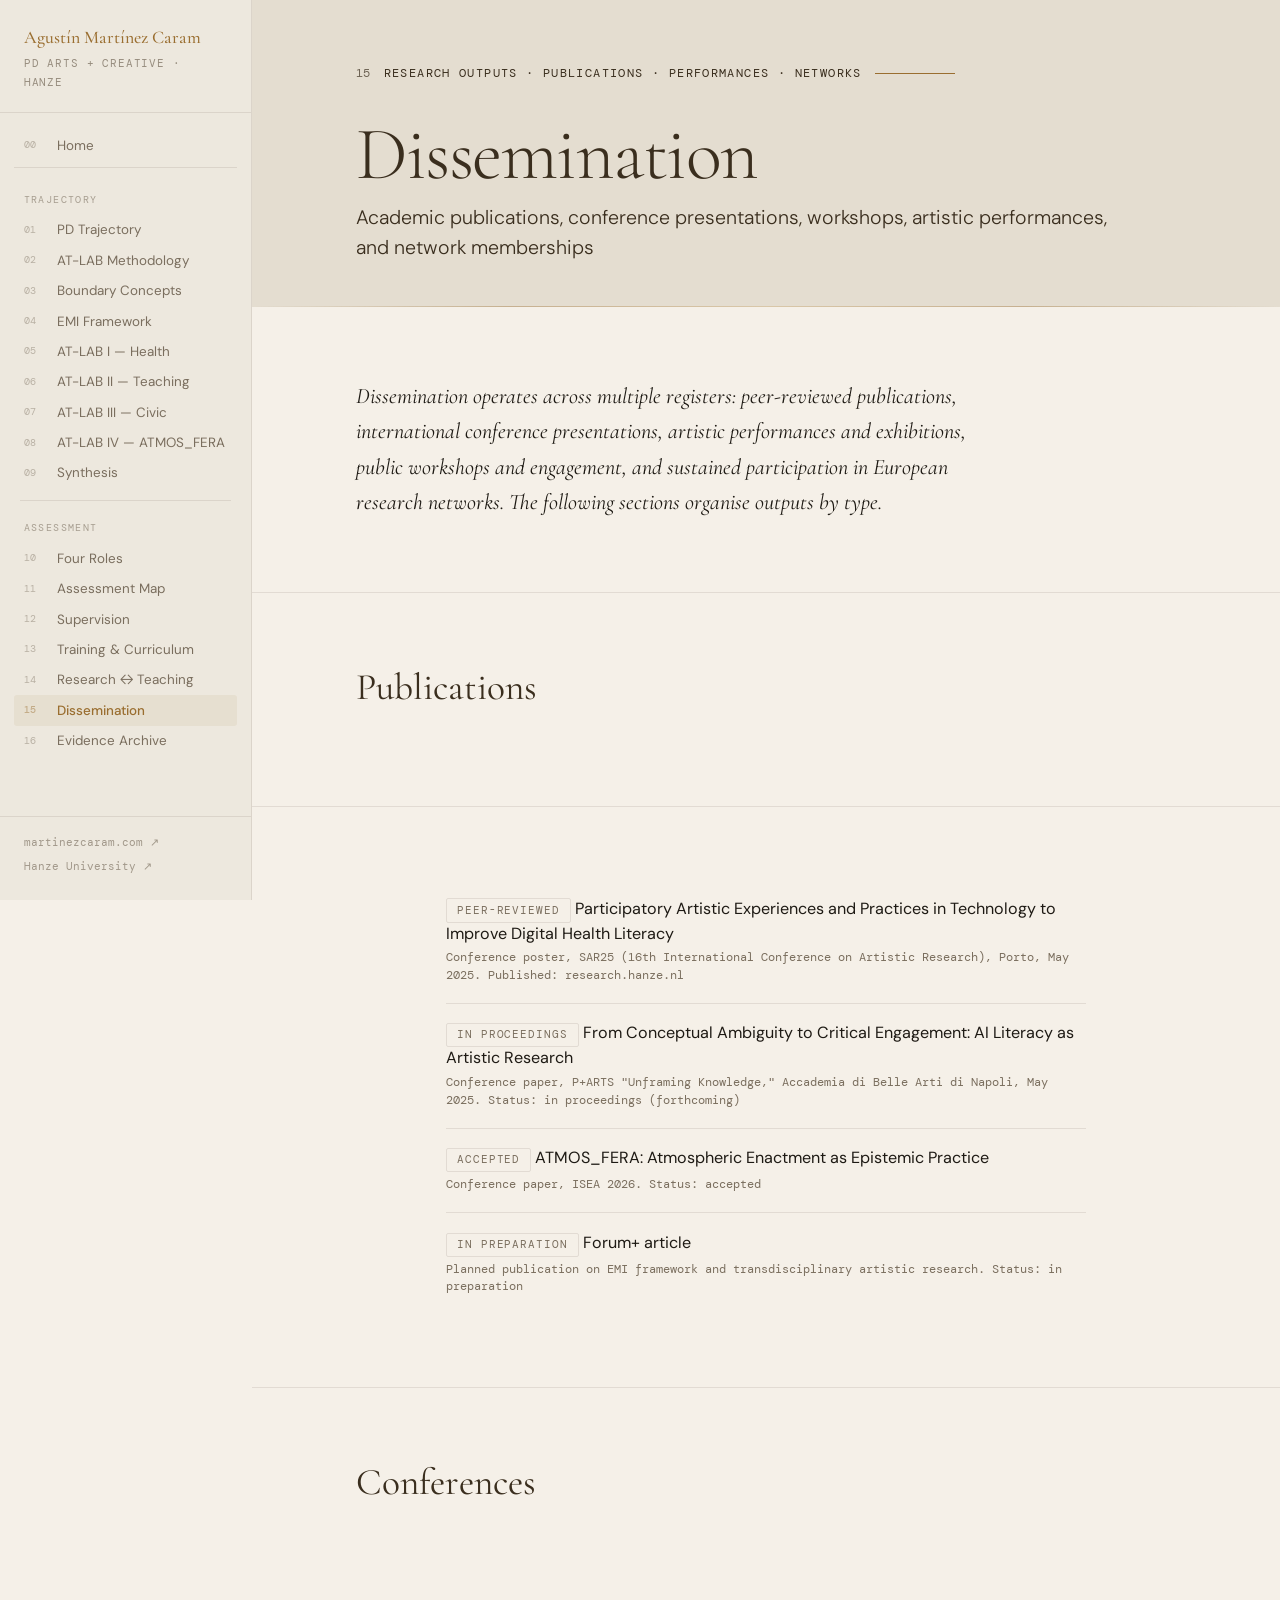
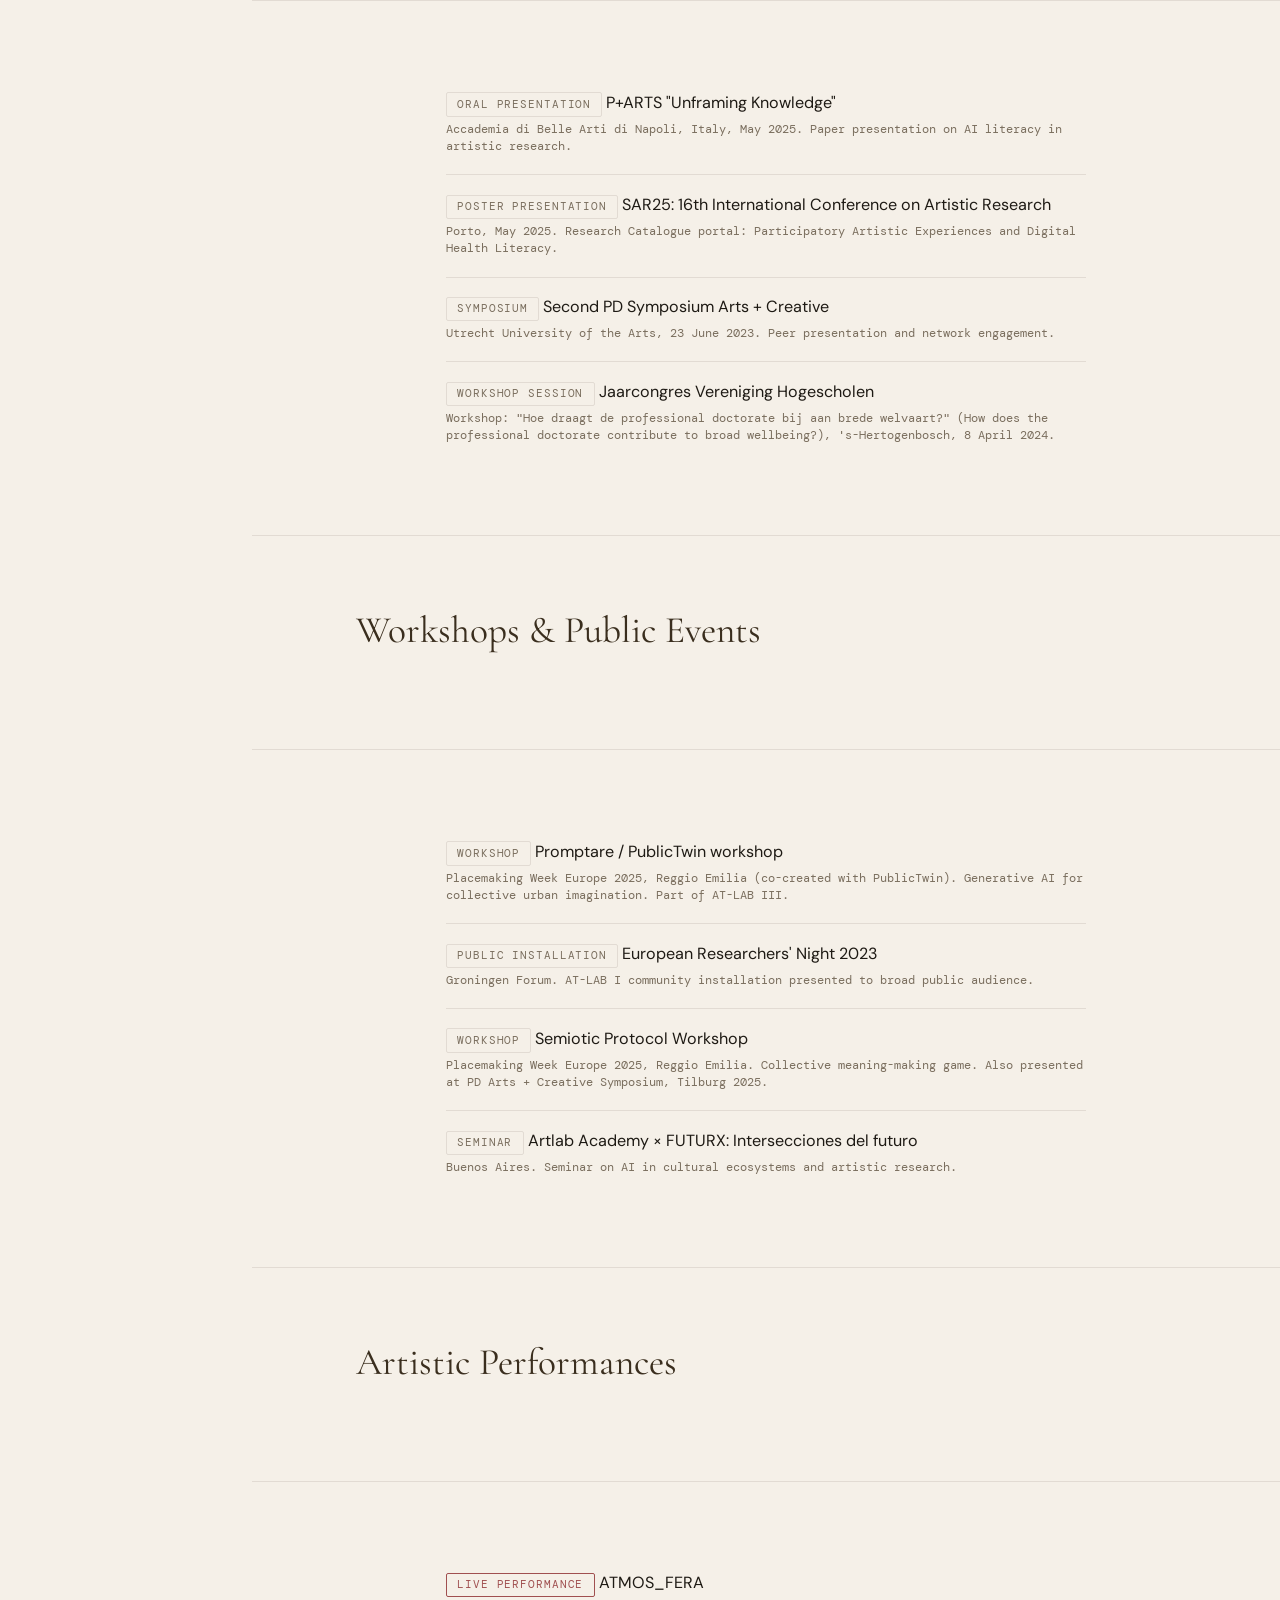
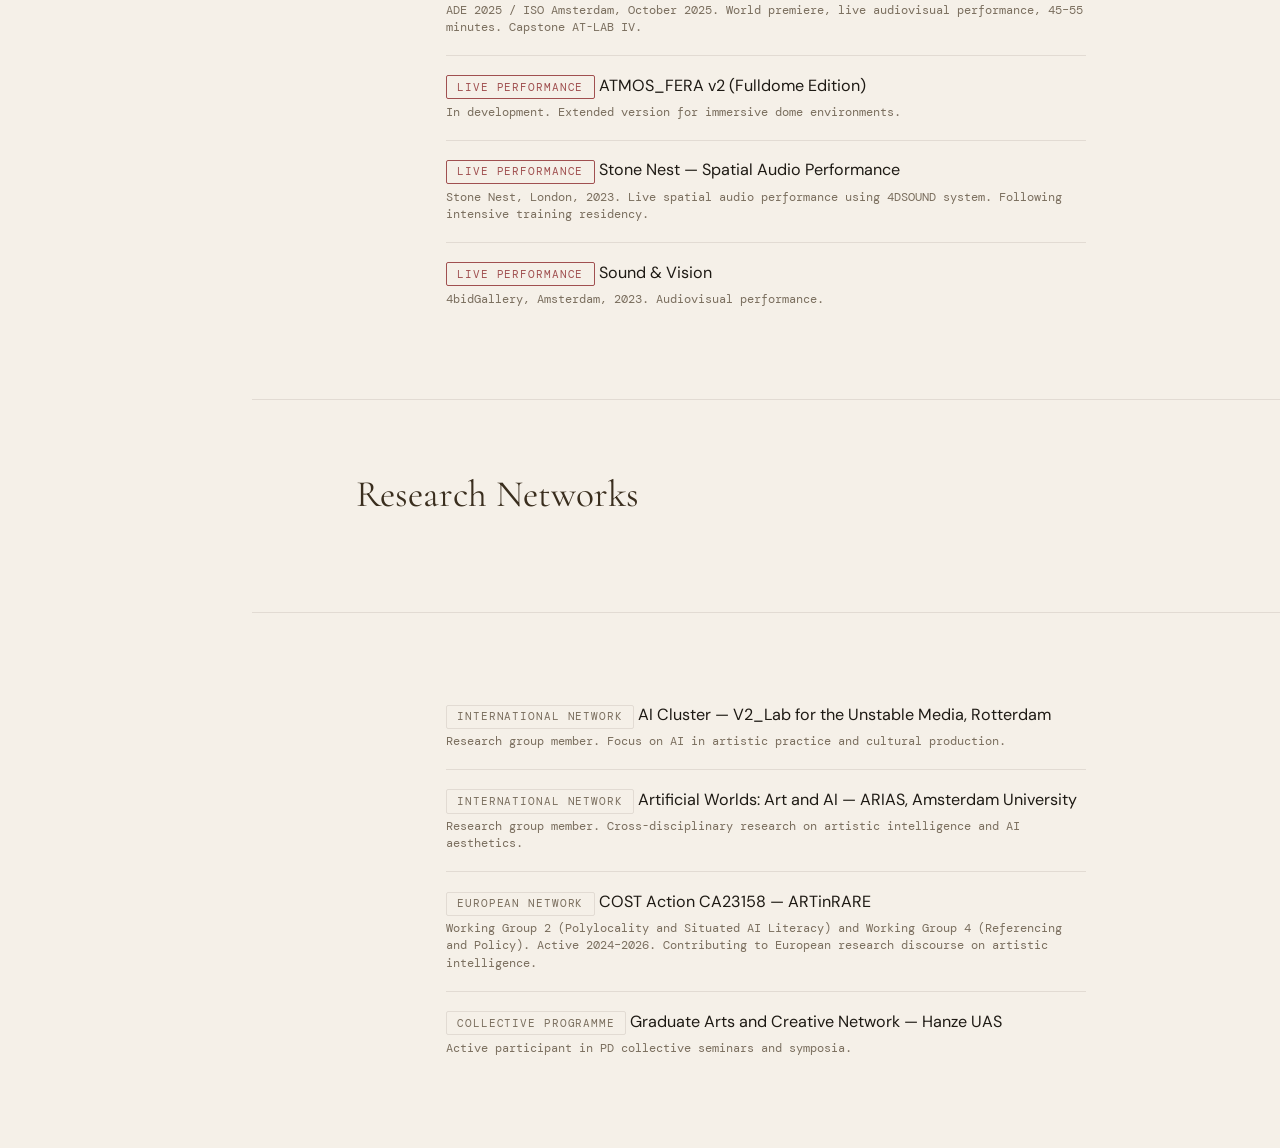
<file: dissemination.html>
<!DOCTYPE html>
<html lang="en">
<head>
  <meta charset="UTF-8">
  <meta name="viewport" content="width=device-width, initial-scale=1.0">
  <title>Dissemination — Agustín Martínez Caram PD</title>
  <link rel="preconnect" href="https://fonts.googleapis.com">
  <link rel="preconnect" href="https://fonts.gstatic.com" crossorigin>
  <link href="https://fonts.googleapis.com/css2?family=Cormorant+Garamond:ital,wght@0,300;0,400;0,500;0,600;1,300;1,400;1,500&family=DM+Mono:wght@300;400&family=DM+Sans:ital,wght@0,300;0,400;0,500;1,400&display=swap" rel="stylesheet">
  <link rel="stylesheet" href="css/tokens.css">
  <link rel="stylesheet" href="css/layout.css">
  <link rel="stylesheet" href="css/components.css">
  <link rel="stylesheet" href="css/animations.css">
  <link rel="stylesheet" href="css/print.css" media="print">
</head>
<body>
  <button class="hamburger" id="menuToggle" aria-label="Toggle menu"><span></span><span></span><span></span></button>
  <div class="sidebar-overlay"></div>
  <aside id="sidebar">
    <div class="sb-header">
      <div class="sb-name">Agustín Martínez Caram</div>
      <div class="sb-programme">PD Arts + Creative · Hanze</div>
    </div>
    <nav>
      <a href="index.html"             class="nav-link nav-link-home"><span class="nav-num">00</span>Home</a>
      <div class="nav-group">
        <div class="nav-group-label">Trajectory</div>
        <a href="trajectory.html"        class="nav-link"><span class="nav-num">01</span>PD Trajectory</a>
        <a href="methodology.html"       class="nav-link"><span class="nav-num">02</span>AT-LAB Methodology</a>
        <a href="boundary-concepts.html" class="nav-link"><span class="nav-num">03</span>Boundary Concepts</a>
        <a href="emi.html"               class="nav-link"><span class="nav-num">04</span>EMI Framework</a>
        <a href="lab-1-health.html"      class="nav-link"><span class="nav-num">05</span>AT-LAB I — Health</a>
        <a href="lab-2-teaching.html"    class="nav-link"><span class="nav-num">06</span>AT-LAB II — Teaching</a>
        <a href="lab-3-civic.html"       class="nav-link"><span class="nav-num">07</span>AT-LAB III — Civic</a>
        <a href="lab-4-atmosfera.html"   class="nav-link"><span class="nav-num">08</span>AT-LAB IV — ATMOS_FERA</a>
        <a href="synthesis.html"         class="nav-link"><span class="nav-num">09</span>Synthesis</a>
      </div>
      <div class="nav-divider"></div>
      <div class="nav-group">
        <div class="nav-group-label">Assessment</div>
        <a href="roles.html"             class="nav-link"><span class="nav-num">10</span>Four Roles</a>
        <a href="assessment-map.html"    class="nav-link"><span class="nav-num">11</span>Assessment Map</a>
        <a href="supervision.html"       class="nav-link"><span class="nav-num">12</span>Supervision</a>
        <a href="training.html"          class="nav-link"><span class="nav-num">13</span>Training &amp; Curriculum</a>
        <a href="research-teaching.html" class="nav-link"><span class="nav-num">14</span>Research ↔ Teaching</a>
        <a href="dissemination.html"     class="nav-link"><span class="nav-num">15</span>Dissemination</a>
        <a href="evidence.html"          class="nav-link"><span class="nav-num">16</span>Evidence Archive</a>
      </div>
    </nav>
      <div class="sb-footer">
      <a href="https://martinezcaram.com" target="_blank" rel="noopener">martinezcaram.com ↗</a>
      <a href="https://www.hanze.nl" target="_blank" rel="noopener">Hanze University ↗</a>
    </div>
  </aside>

  <main id="main">
    <header class="page-hero">
      <div class="section-inner">
        <div class="sec-label">
          <span class="sec-label-num">15</span>
          <span class="sec-label-text">Research outputs · publications · performances · networks</span>
          <span class="sec-label-line"></span>
        </div>
        <h1 class="page-title">Dissemination</h1>
        <p class="page-subtitle">Academic publications, conference presentations, workshops, artistic performances, and network memberships</p>
      </div>
    </header>

    <div class="page-section">
      <div class="section-inner">
        <p class="lead">Dissemination operates across multiple registers: peer-reviewed publications, international conference presentations, artistic performances and exhibitions, public workshops and engagement, and sustained participation in European research networks. The following sections organise outputs by type.</p>
      </div>
    </div>

    <div class="page-section">
      <div class="section-inner">
        <h2>Publications</h2>
      </div>
    </div>

    <div class="page-section">
      <div class="section-inner content-narrow">
        <div class="diss-item">
          <div class="diss-title"><span class="badge">Peer-reviewed</span> Participatory Artistic Experiences and Practices in Technology to Improve Digital Health Literacy</div>
          <div class="diss-meta">Conference poster, SAR25 (16th International Conference on Artistic Research), Porto, May 2025. Published: research.hanze.nl</div>
        </div>

        <div class="diss-item">
          <div class="diss-title"><span class="badge">In proceedings</span> From Conceptual Ambiguity to Critical Engagement: AI Literacy as Artistic Research</div>
          <div class="diss-meta">Conference paper, P+ARTS "Unframing Knowledge," Accademia di Belle Arti di Napoli, May 2025. Status: in proceedings (forthcoming)</div>
        </div>

        <div class="diss-item">
          <div class="diss-title"><span class="badge">Accepted</span> ATMOS_FERA: Atmospheric Enactment as Epistemic Practice</div>
          <div class="diss-meta">Conference paper, ISEA 2026. Status: accepted</div>
        </div>

        <div class="diss-item">
          <div class="diss-title"><span class="badge">In preparation</span> Forum+ article</div>
          <div class="diss-meta">Planned publication on EMI framework and transdisciplinary artistic research. Status: in preparation</div>
        </div>
      </div>
    </div>

    <div class="page-section">
      <div class="section-inner">
        <h2>Conferences</h2>
      </div>
    </div>

    <div class="page-section">
      <div class="section-inner content-narrow">
        <div class="diss-item">
          <div class="diss-title"><span class="badge">Oral presentation</span> P+ARTS "Unframing Knowledge"</div>
          <div class="diss-meta">Accademia di Belle Arti di Napoli, Italy, May 2025. Paper presentation on AI literacy in artistic research.</div>
        </div>

        <div class="diss-item">
          <div class="diss-title"><span class="badge">Poster presentation</span> SAR25: 16th International Conference on Artistic Research</div>
          <div class="diss-meta">Porto, May 2025. Research Catalogue portal: Participatory Artistic Experiences and Digital Health Literacy.</div>
        </div>

        <div class="diss-item">
          <div class="diss-title"><span class="badge">Symposium</span> Second PD Symposium Arts + Creative</div>
          <div class="diss-meta">Utrecht University of the Arts, 23 June 2023. Peer presentation and network engagement.</div>
        </div>

        <div class="diss-item">
          <div class="diss-title"><span class="badge">Workshop session</span> Jaarcongres Vereniging Hogescholen</div>
          <div class="diss-meta">Workshop: "Hoe draagt de professional doctorate bij aan brede welvaart?" (How does the professional doctorate contribute to broad wellbeing?), 's-Hertogenbosch, 8 April 2024.</div>
        </div>
      </div>
    </div>

    <div class="page-section">
      <div class="section-inner">
        <h2>Workshops &amp; Public Events</h2>
      </div>
    </div>

    <div class="page-section">
      <div class="section-inner content-narrow">
        <div class="diss-item">
          <div class="diss-title"><span class="badge">Workshop</span> Promptare / PublicTwin workshop</div>
          <div class="diss-meta">Placemaking Week Europe 2025, Reggio Emilia (co-created with PublicTwin). Generative AI for collective urban imagination. Part of AT-LAB III.</div>
        </div>

        <div class="diss-item">
          <div class="diss-title"><span class="badge">Public installation</span> European Researchers' Night 2023</div>
          <div class="diss-meta">Groningen Forum. AT-LAB I community installation presented to broad public audience.</div>
        </div>

        <div class="diss-item">
          <div class="diss-title"><span class="badge">Workshop</span> Semiotic Protocol Workshop</div>
          <div class="diss-meta">Placemaking Week Europe 2025, Reggio Emilia. Collective meaning-making game. Also presented at PD Arts + Creative Symposium, Tilburg 2025.</div>
        </div>

        <div class="diss-item">
          <div class="diss-title"><span class="badge">Seminar</span> Artlab Academy × FUTURX: Intersecciones del futuro</div>
          <div class="diss-meta">Buenos Aires. Seminar on AI in cultural ecosystems and artistic research.</div>
        </div>
      </div>
    </div>

    <div class="page-section">
      <div class="section-inner">
        <h2>Artistic Performances</h2>
      </div>
    </div>

    <div class="page-section">
      <div class="section-inner content-narrow">
        <div class="diss-item">
          <div class="diss-title"><span class="badge badge-rust">Live performance</span> ATMOS_FERA</div>
          <div class="diss-meta">ADE 2025 / ISO Amsterdam, October 2025. World premiere, live audiovisual performance, 45–55 minutes. Capstone AT-LAB IV.</div>
        </div>

        <div class="diss-item">
          <div class="diss-title"><span class="badge badge-rust">Live performance</span> ATMOS_FERA v2 (Fulldome Edition)</div>
          <div class="diss-meta">In development. Extended version for immersive dome environments.</div>
        </div>

        <div class="diss-item">
          <div class="diss-title"><span class="badge badge-rust">Live performance</span> Stone Nest — Spatial Audio Performance</div>
          <div class="diss-meta">Stone Nest, London, 2023. Live spatial audio performance using 4DSOUND system. Following intensive training residency.</div>
        </div>

        <div class="diss-item">
          <div class="diss-title"><span class="badge badge-rust">Live performance</span> Sound & Vision</div>
          <div class="diss-meta">4bidGallery, Amsterdam, 2023. Audiovisual performance.</div>
        </div>
      </div>
    </div>

    <div class="page-section">
      <div class="section-inner">
        <h2>Research Networks</h2>
      </div>
    </div>

    <div class="page-section">
      <div class="section-inner content-narrow">
        <div class="diss-item">
          <div class="diss-title"><span class="badge">International network</span> AI Cluster — V2_Lab for the Unstable Media, Rotterdam</div>
          <div class="diss-meta">Research group member. Focus on AI in artistic practice and cultural production.</div>
        </div>

        <div class="diss-item">
          <div class="diss-title"><span class="badge">International network</span> Artificial Worlds: Art and AI — ARIAS, Amsterdam University</div>
          <div class="diss-meta">Research group member. Cross-disciplinary research on artistic intelligence and AI aesthetics.</div>
        </div>

        <div class="diss-item">
          <div class="diss-title"><span class="badge">European network</span> COST Action CA23158 — ARTinRARE</div>
          <div class="diss-meta">Working Group 2 (Polylocality and Situated AI Literacy) and Working Group 4 (Referencing and Policy). Active 2024–2026. Contributing to European research discourse on artistic intelligence.</div>
        </div>

        <div class="diss-item">
          <div class="diss-title"><span class="badge">Collective programme</span> Graduate Arts and Creative Network — Hanze UAS</div>
          <div class="diss-meta">Active participant in PD collective seminars and symposia.</div>
        </div>
      </div>
    </div>

  </main>
  <script src="js/nav.js"></script>
  <script src="js/animations.js"></script>
</body>
</html>
</file>
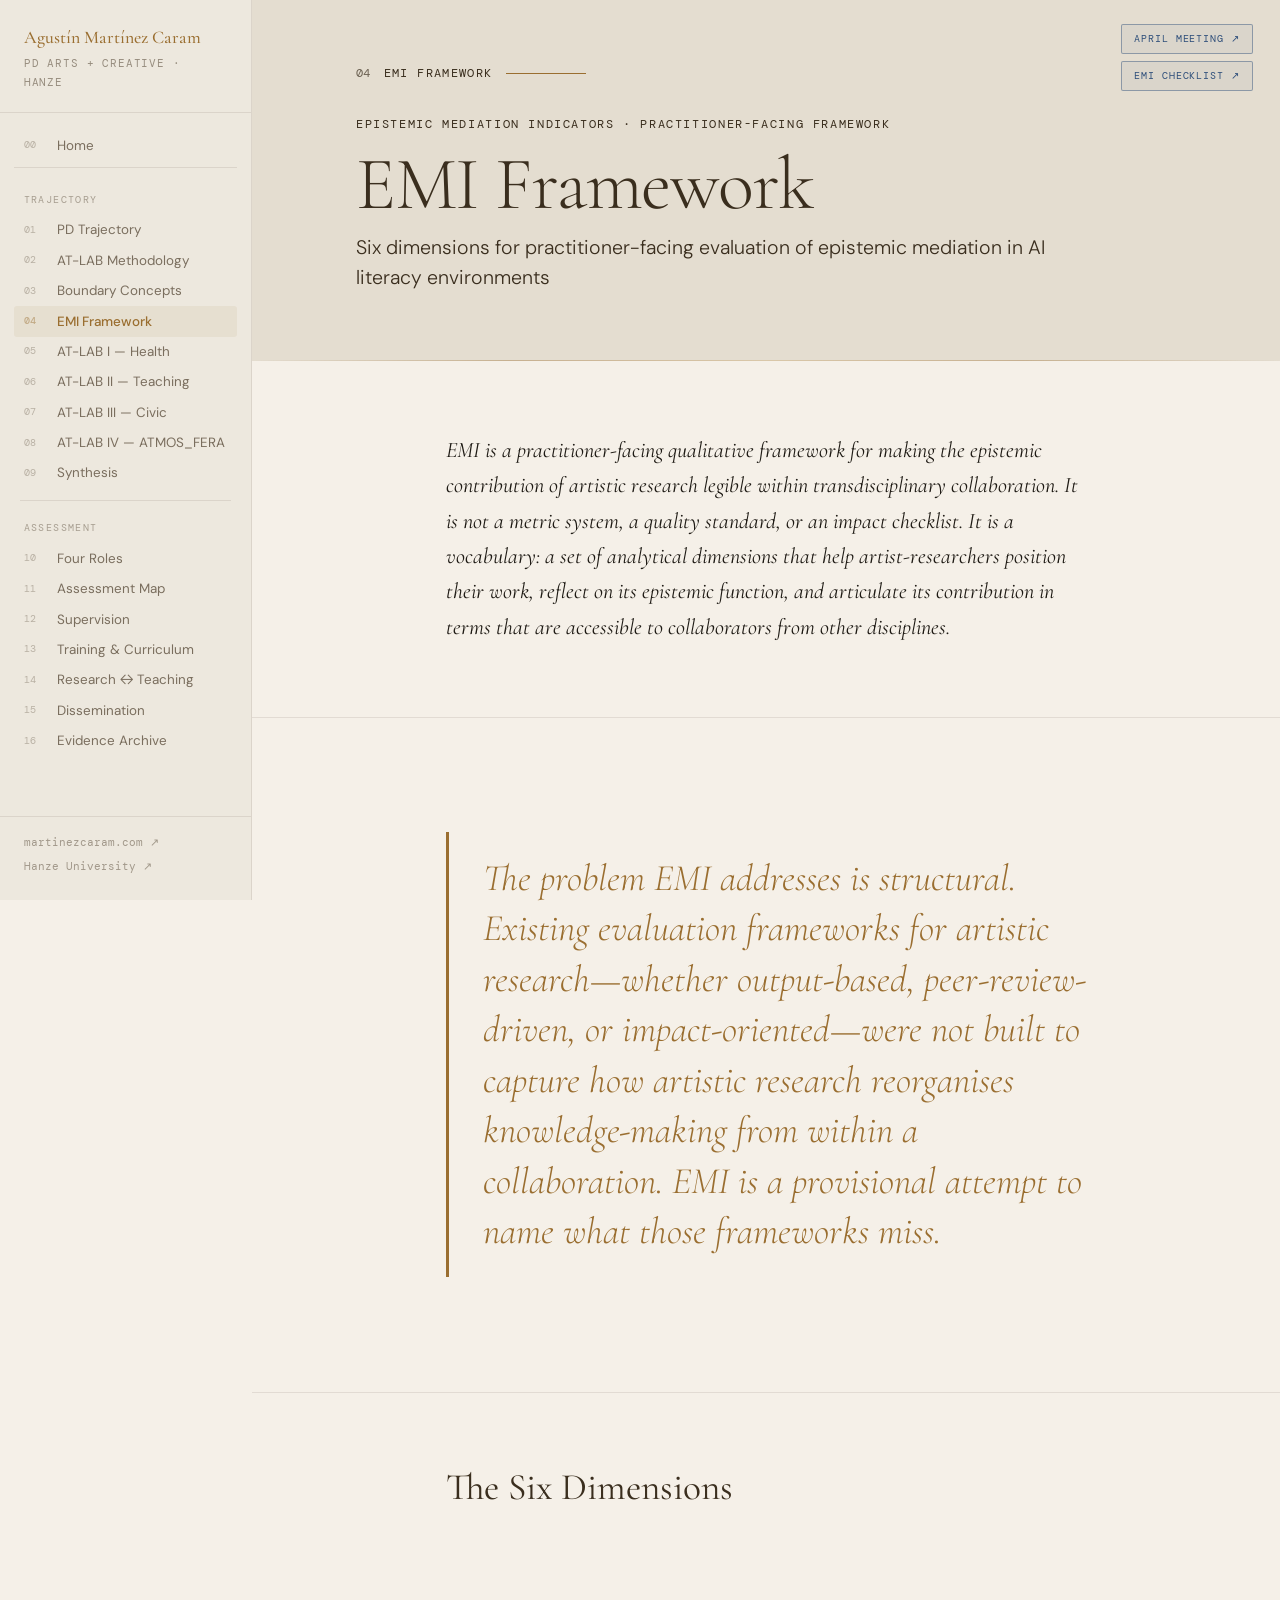
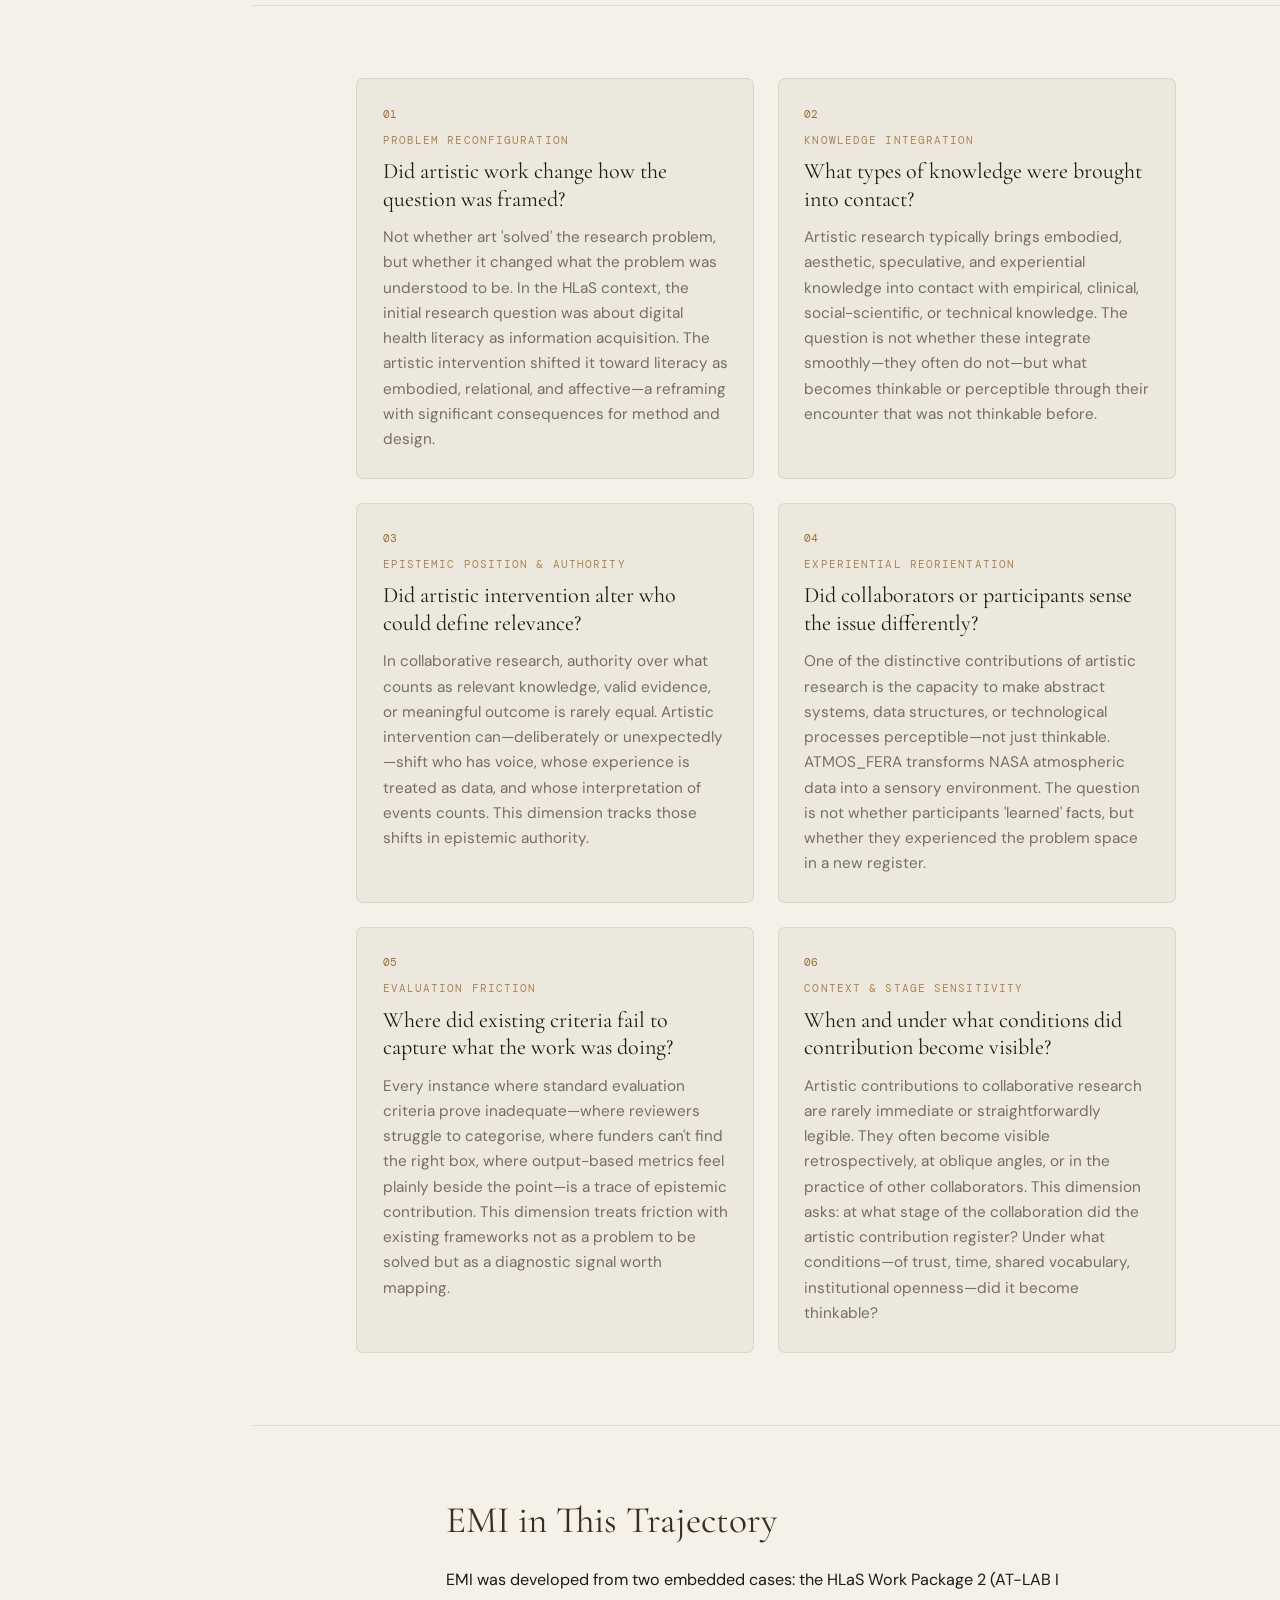
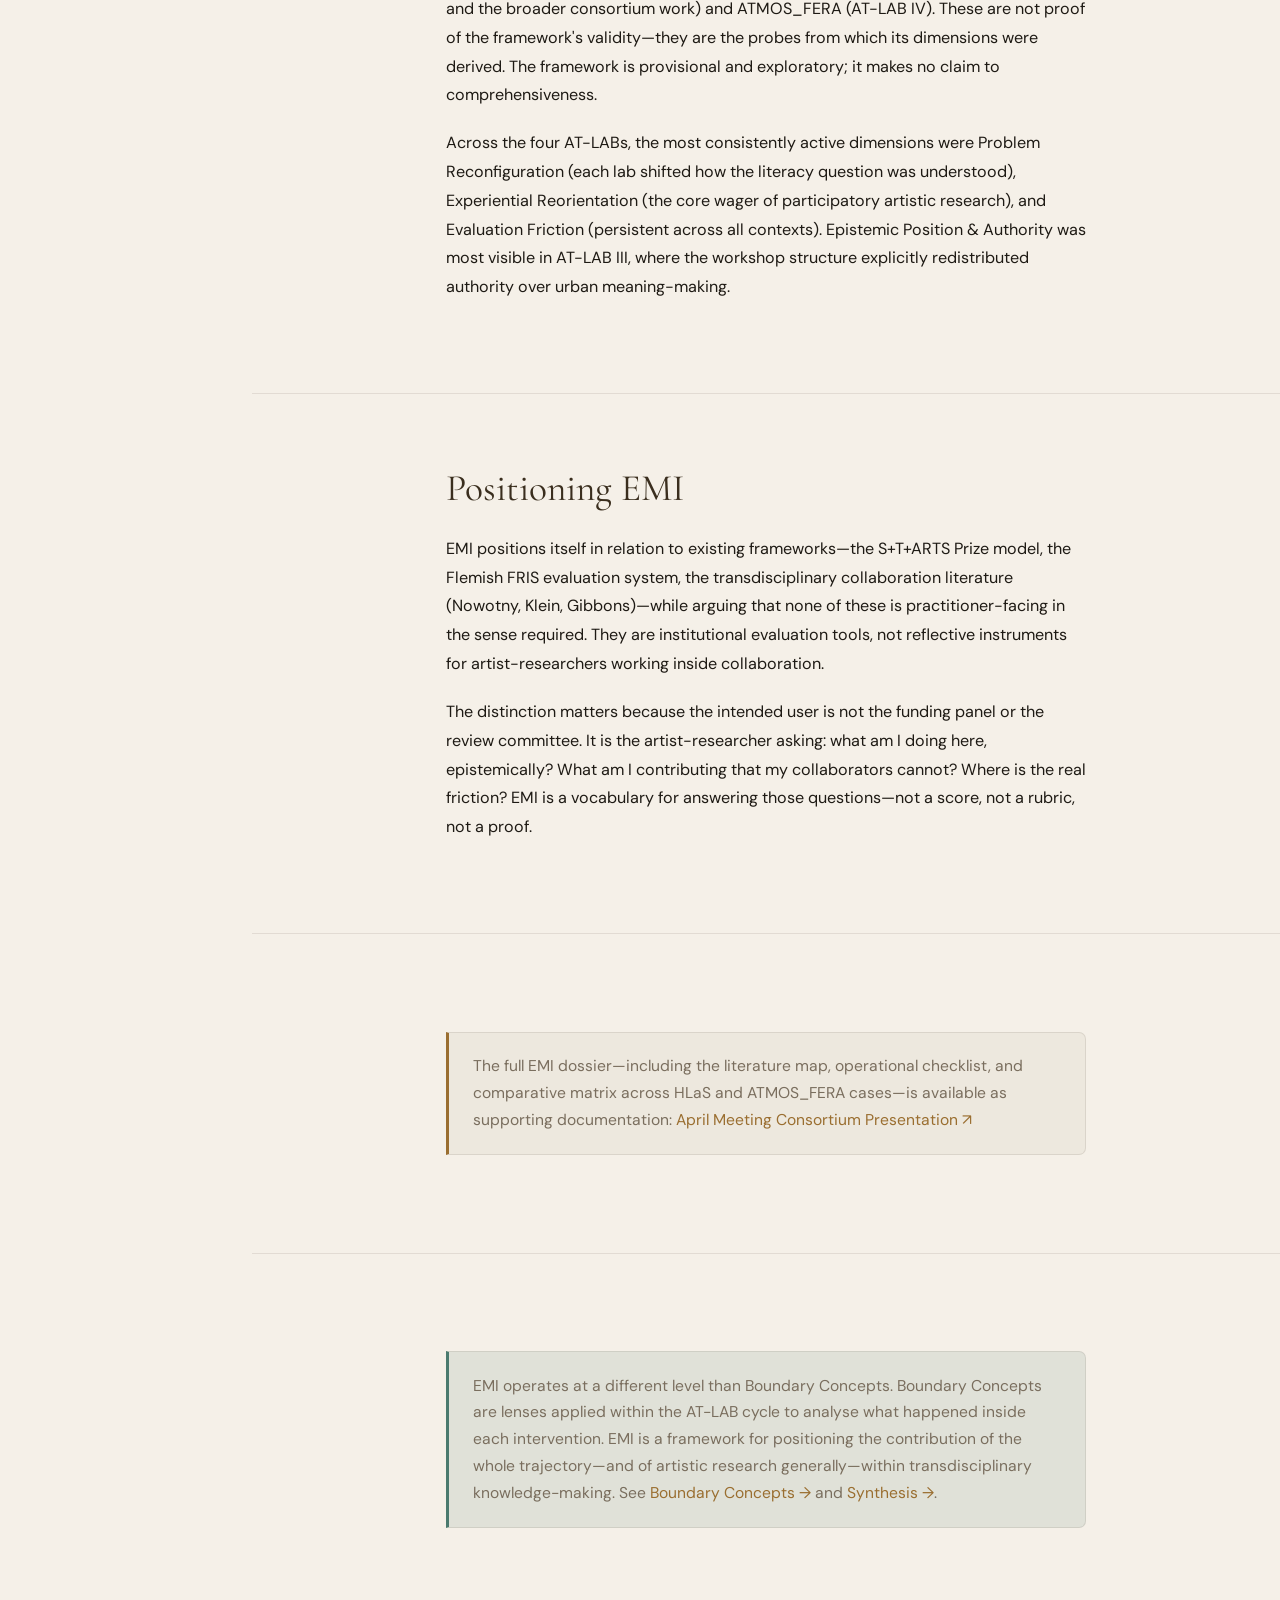
<file: emi.html>
<!DOCTYPE html>
<html lang="en">
<head>
  <meta charset="UTF-8">
  <meta name="viewport" content="width=device-width, initial-scale=1.0">
  <title>EMI Framework — Agustín Martínez Caram PD</title>
  <link rel="preconnect" href="https://fonts.googleapis.com">
  <link rel="preconnect" href="https://fonts.gstatic.com" crossorigin>
  <link href="https://fonts.googleapis.com/css2?family=Cormorant+Garamond:ital,wght@0,300;0,400;0,500;0,600;1,300;1,400;1,500&family=DM+Mono:wght@300;400&family=DM+Sans:ital,wght@0,300;0,400;0,500;1,400&display=swap" rel="stylesheet">
  <link rel="stylesheet" href="css/tokens.css">
  <link rel="stylesheet" href="css/layout.css">
  <link rel="stylesheet" href="css/components.css">
  <link rel="stylesheet" href="css/animations.css">
  <link rel="stylesheet" href="css/print.css" media="print">
</head>
<body>

  <button class="hamburger" id="menuToggle" aria-label="Toggle menu">
    <span></span><span></span><span></span>
  </button>
  <div class="sidebar-overlay"></div>

  <aside id="sidebar">
    <div class="sb-header">
      <div class="sb-name">Agustín Martínez Caram</div>
      <div class="sb-programme">PD Arts + Creative · Hanze</div>
    </div>
    <nav>
      <a href="index.html"             class="nav-link nav-link-home"><span class="nav-num">00</span>Home</a>
      <div class="nav-group">
        <div class="nav-group-label">Trajectory</div>
        <a href="trajectory.html"        class="nav-link"><span class="nav-num">01</span>PD Trajectory</a>
        <a href="methodology.html"       class="nav-link"><span class="nav-num">02</span>AT-LAB Methodology</a>
        <a href="boundary-concepts.html" class="nav-link"><span class="nav-num">03</span>Boundary Concepts</a>
        <a href="emi.html"               class="nav-link"><span class="nav-num">04</span>EMI Framework</a>
        <a href="lab-1-health.html"      class="nav-link"><span class="nav-num">05</span>AT-LAB I — Health</a>
        <a href="lab-2-teaching.html"    class="nav-link"><span class="nav-num">06</span>AT-LAB II — Teaching</a>
        <a href="lab-3-civic.html"       class="nav-link"><span class="nav-num">07</span>AT-LAB III — Civic</a>
        <a href="lab-4-atmosfera.html"   class="nav-link"><span class="nav-num">08</span>AT-LAB IV — ATMOS_FERA</a>
        <a href="synthesis.html"         class="nav-link"><span class="nav-num">09</span>Synthesis</a>
      </div>
      <div class="nav-divider"></div>
      <div class="nav-group">
        <div class="nav-group-label">Assessment</div>
        <a href="roles.html"             class="nav-link"><span class="nav-num">10</span>Four Roles</a>
        <a href="assessment-map.html"    class="nav-link"><span class="nav-num">11</span>Assessment Map</a>
        <a href="supervision.html"       class="nav-link"><span class="nav-num">12</span>Supervision</a>
        <a href="training.html"          class="nav-link"><span class="nav-num">13</span>Training &amp; Curriculum</a>
        <a href="research-teaching.html" class="nav-link"><span class="nav-num">14</span>Research ↔ Teaching</a>
        <a href="dissemination.html"     class="nav-link"><span class="nav-num">15</span>Dissemination</a>
        <a href="evidence.html"          class="nav-link"><span class="nav-num">16</span>Evidence Archive</a>
      </div>
    </nav>
      <div class="sb-footer">
      <a href="https://martinezcaram.com" target="_blank" rel="noopener">martinezcaram.com ↗</a>
      <a href="https://www.hanze.nl" target="_blank" rel="noopener">Hanze University ↗</a>
    </div>
  </aside>

  <main id="main">
    <section class="page-hero">
      <div class="hero-ext-links">
        <a href="https://jannacek.github.io/april-meeting/" target="_blank" rel="noopener" class="hero-ext-btn">April Meeting ↗</a>
        <a href="https://jannacek.github.io/april-meeting/emi_operational_checklist.html" target="_blank" rel="noopener" class="hero-ext-btn">EMI Checklist ↗</a>
      </div>
      <div class="section-inner">
        <div class="sec-label">
          <div class="sec-label-num">04</div>
          <div class="sec-label-text">EMI Framework</div>
          <div class="sec-label-line"></div>
        </div>

        <div class="eyebrow">Epistemic Mediation Indicators · practitioner-facing framework</div>

        <h1 class="page-title">EMI Framework</h1>

        <h2 class="page-subtitle">Six dimensions for practitioner-facing evaluation of epistemic mediation in AI literacy environments</h2>
      </div>
    </section>

    <section class="page-section">
      <div class="section-inner content-narrow">
        <p class="lead">EMI is a practitioner-facing qualitative framework for making the epistemic contribution of artistic research legible within transdisciplinary collaboration. It is not a metric system, a quality standard, or an impact checklist. It is a vocabulary: a set of analytical dimensions that help artist-researchers position their work, reflect on its epistemic function, and articulate its contribution in terms that are accessible to collaborators from other disciplines.</p>
      </div>
    </section>

    <section class="page-section">
      <div class="section-inner content-narrow">
        <blockquote class="pull-quote">The problem EMI addresses is structural. Existing evaluation frameworks for artistic research—whether output-based, peer-review-driven, or impact-oriented—were not built to capture how artistic research reorganises knowledge-making from within a collaboration. EMI is a provisional attempt to name what those frameworks miss.</blockquote>
      </div>
    </section>

    <section class="page-section">
      <div class="section-inner content-narrow">
        <h2>The Six Dimensions</h2>
      </div>
    </section>

    <section class="page-section">
      <div class="section-inner">
        <div class="grid-auto reveal-stagger">
          <article class="emi-card card reveal">
            <div class="emi-num">01</div>
            <div class="card-label">Problem Reconfiguration</div>
            <h3 class="card-title">Did artistic work change how the question was framed?</h3>
            <div class="card-body">
              <p>Not whether art 'solved' the research problem, but whether it changed what the problem was understood to be. In the HLaS context, the initial research question was about digital health literacy as information acquisition. The artistic intervention shifted it toward literacy as embodied, relational, and affective—a reframing with significant consequences for method and design.</p>
            </div>
          </article>

          <article class="emi-card card reveal">
            <div class="emi-num">02</div>
            <div class="card-label">Knowledge Integration</div>
            <h3 class="card-title">What types of knowledge were brought into contact?</h3>
            <div class="card-body">
              <p>Artistic research typically brings embodied, aesthetic, speculative, and experiential knowledge into contact with empirical, clinical, social-scientific, or technical knowledge. The question is not whether these integrate smoothly—they often do not—but what becomes thinkable or perceptible through their encounter that was not thinkable before.</p>
            </div>
          </article>

          <article class="emi-card card reveal">
            <div class="emi-num">03</div>
            <div class="card-label">Epistemic Position &amp; Authority</div>
            <h3 class="card-title">Did artistic intervention alter who could define relevance?</h3>
            <div class="card-body">
              <p>In collaborative research, authority over what counts as relevant knowledge, valid evidence, or meaningful outcome is rarely equal. Artistic intervention can—deliberately or unexpectedly—shift who has voice, whose experience is treated as data, and whose interpretation of events counts. This dimension tracks those shifts in epistemic authority.</p>
            </div>
          </article>

          <article class="emi-card card reveal">
            <div class="emi-num">04</div>
            <div class="card-label">Experiential Reorientation</div>
            <h3 class="card-title">Did collaborators or participants sense the issue differently?</h3>
            <div class="card-body">
              <p>One of the distinctive contributions of artistic research is the capacity to make abstract systems, data structures, or technological processes perceptible—not just thinkable. ATMOS_FERA transforms NASA atmospheric data into a sensory environment. The question is not whether participants 'learned' facts, but whether they experienced the problem space in a new register.</p>
            </div>
          </article>

          <article class="emi-card card reveal">
            <div class="emi-num">05</div>
            <div class="card-label">Evaluation Friction</div>
            <h3 class="card-title">Where did existing criteria fail to capture what the work was doing?</h3>
            <div class="card-body">
              <p>Every instance where standard evaluation criteria prove inadequate—where reviewers struggle to categorise, where funders can't find the right box, where output-based metrics feel plainly beside the point—is a trace of epistemic contribution. This dimension treats friction with existing frameworks not as a problem to be solved but as a diagnostic signal worth mapping.</p>
            </div>
          </article>

          <article class="emi-card card reveal">
            <div class="emi-num">06</div>
            <div class="card-label">Context &amp; Stage Sensitivity</div>
            <h3 class="card-title">When and under what conditions did contribution become visible?</h3>
            <div class="card-body">
              <p>Artistic contributions to collaborative research are rarely immediate or straightforwardly legible. They often become visible retrospectively, at oblique angles, or in the practice of other collaborators. This dimension asks: at what stage of the collaboration did the artistic contribution register? Under what conditions—of trust, time, shared vocabulary, institutional openness—did it become thinkable?</p>
            </div>
          </article>
        </div>
      </div>
    </section>

    <section class="page-section">
      <div class="section-inner content-narrow">
        <h2>EMI in This Trajectory</h2>
        <div class="body-text">
          <p>EMI was developed from two embedded cases: the HLaS Work Package 2 (AT-LAB I and the broader consortium work) and ATMOS_FERA (AT-LAB IV). These are not proof of the framework's validity—they are the probes from which its dimensions were derived. The framework is provisional and exploratory; it makes no claim to comprehensiveness.</p>
          <p>Across the four AT-LABs, the most consistently active dimensions were Problem Reconfiguration (each lab shifted how the literacy question was understood), Experiential Reorientation (the core wager of participatory artistic research), and Evaluation Friction (persistent across all contexts). Epistemic Position & Authority was most visible in AT-LAB III, where the workshop structure explicitly redistributed authority over urban meaning-making.</p>
        </div>
      </div>
    </section>

    <section class="page-section">
      <div class="section-inner content-narrow">
        <h2>Positioning EMI</h2>
        <div class="body-text">
          <p>EMI positions itself in relation to existing frameworks—the S+T+ARTS Prize model, the Flemish FRIS evaluation system, the transdisciplinary collaboration literature (Nowotny, Klein, Gibbons)—while arguing that none of these is practitioner-facing in the sense required. They are institutional evaluation tools, not reflective instruments for artist-researchers working inside collaboration.</p>
          <p>The distinction matters because the intended user is not the funding panel or the review committee. It is the artist-researcher asking: what am I doing here, epistemically? What am I contributing that my collaborators cannot? Where is the real friction? EMI is a vocabulary for answering those questions—not a score, not a rubric, not a proof.</p>
        </div>
      </div>
    </section>

    <section class="page-section">
      <div class="section-inner content-narrow">
        <div class="callout">
          <p>The full EMI dossier—including the literature map, operational checklist, and comparative matrix across HLaS and ATMOS_FERA cases—is available as supporting documentation: <a href="https://jannacek.github.io/april-meeting/" target="_blank" rel="noopener">April Meeting Consortium Presentation ↗</a></p>
        </div>
      </div>
    </section>

    <section class="page-section">
      <div class="section-inner content-narrow">
        <div class="callout callout-accent">
          <p>EMI operates at a different level than Boundary Concepts. Boundary Concepts are lenses applied within the AT-LAB cycle to analyse what happened inside each intervention. EMI is a framework for positioning the contribution of the whole trajectory—and of artistic research generally—within transdisciplinary knowledge-making. See <a href="boundary-concepts.html">Boundary Concepts →</a> and <a href="synthesis.html">Synthesis →</a>.</p>
        </div>
      </div>
    </section>
  </main>

  <script src="js/nav.js"></script>
  <script src="js/animations.js"></script>
</body>
</html>
</file>
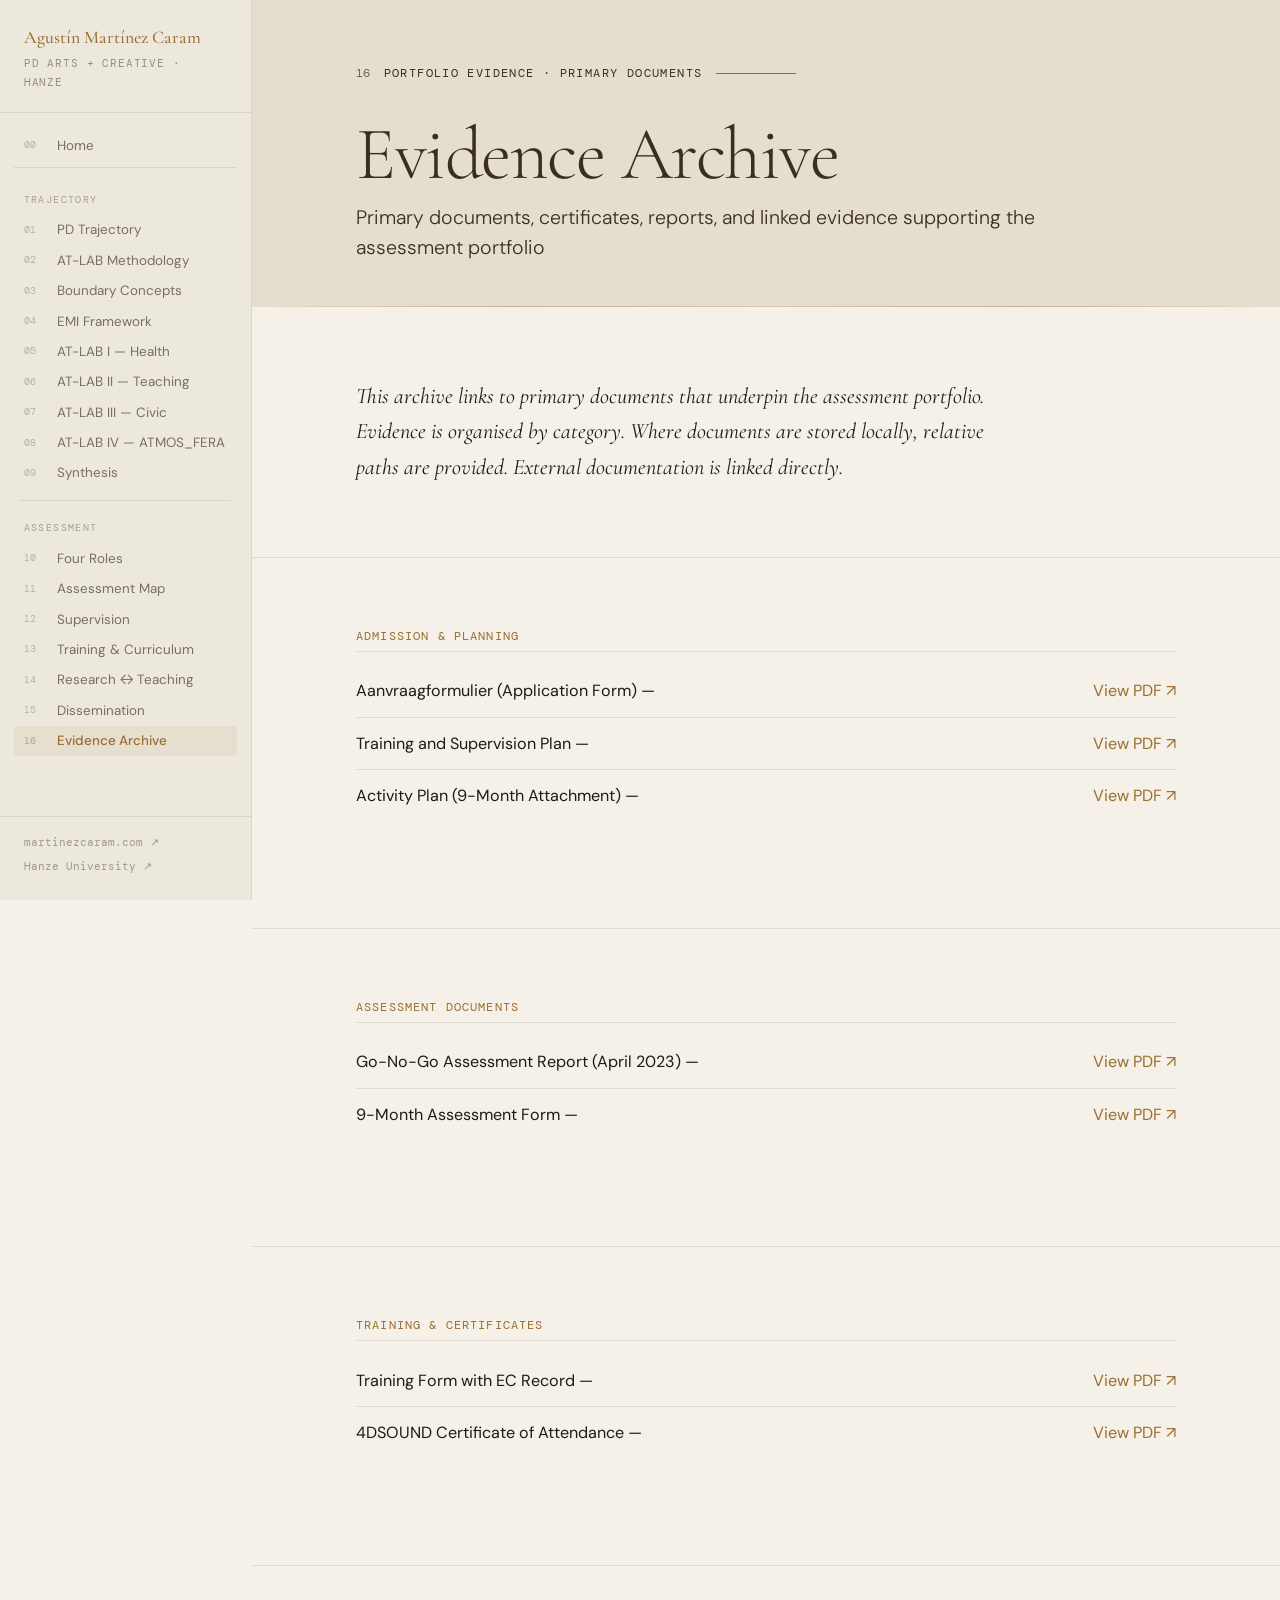
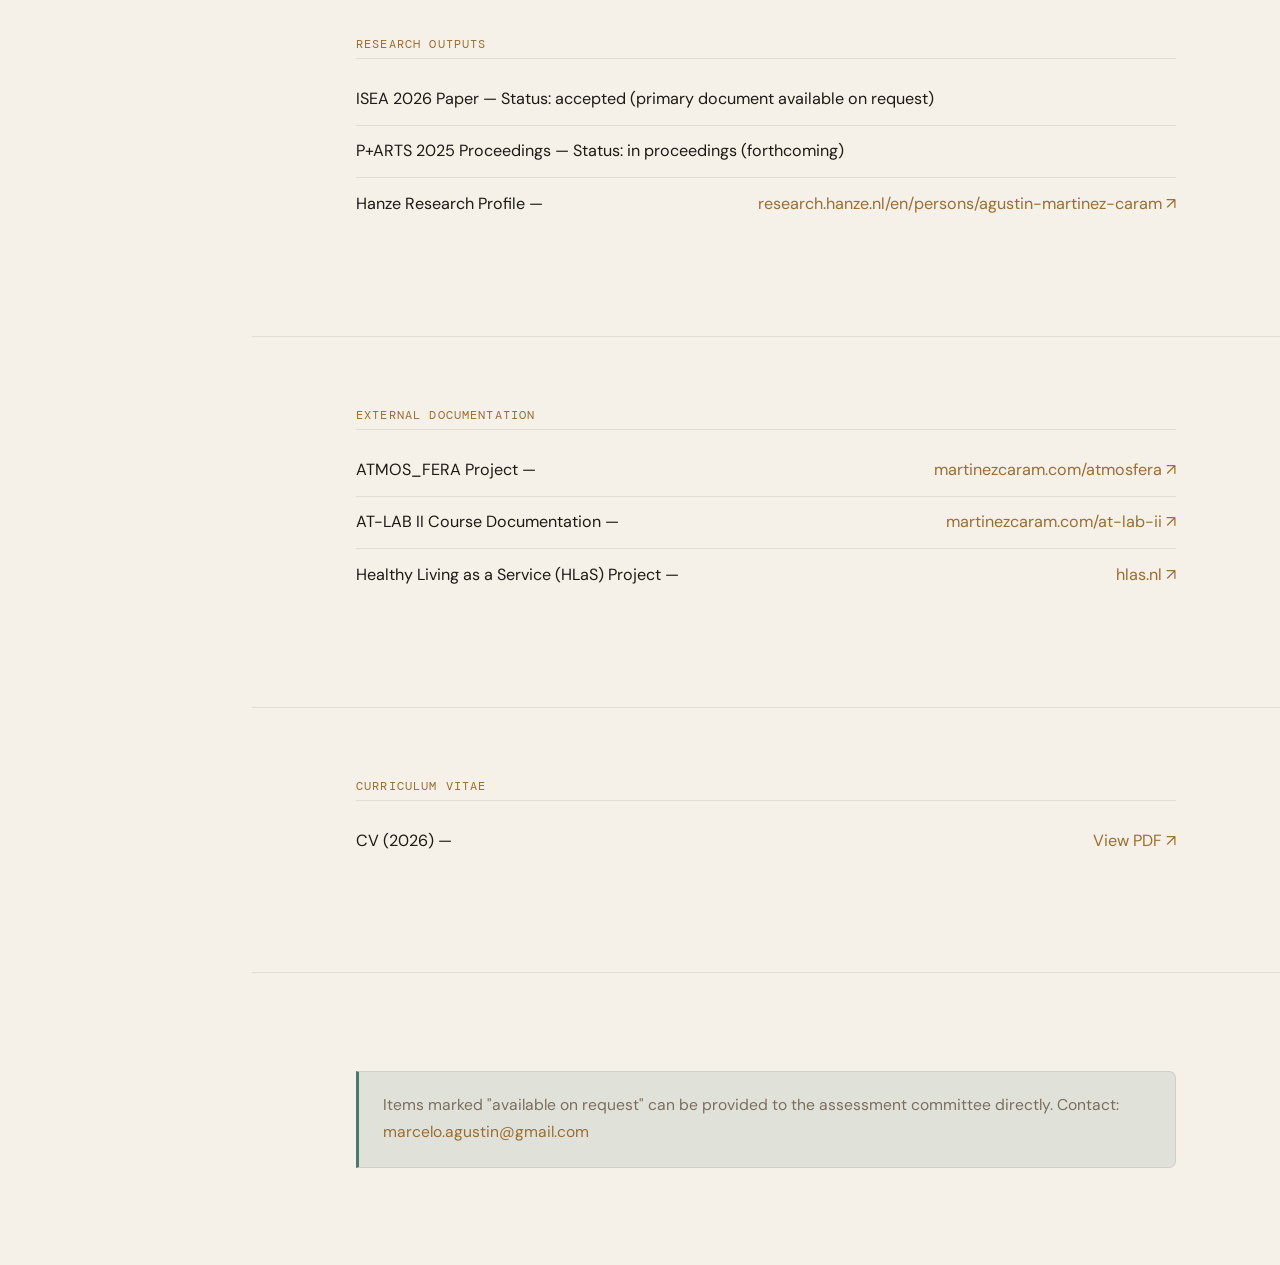
<file: evidence.html>
<!DOCTYPE html>
<html lang="en">
<head>
  <meta charset="UTF-8">
  <meta name="viewport" content="width=device-width, initial-scale=1.0">
  <title>Evidence Archive — Agustín Martínez Caram PD</title>
  <link rel="preconnect" href="https://fonts.googleapis.com">
  <link rel="preconnect" href="https://fonts.gstatic.com" crossorigin>
  <link href="https://fonts.googleapis.com/css2?family=Cormorant+Garamond:ital,wght@0,300;0,400;0,500;0,600;1,300;1,400;1,500&family=DM+Mono:wght@300;400&family=DM+Sans:ital,wght@0,300;0,400;0,500;1,400&display=swap" rel="stylesheet">
  <link rel="stylesheet" href="css/tokens.css">
  <link rel="stylesheet" href="css/layout.css">
  <link rel="stylesheet" href="css/components.css">
  <link rel="stylesheet" href="css/animations.css">
  <link rel="stylesheet" href="css/print.css" media="print">
</head>
<body>
  <button class="hamburger" id="menuToggle" aria-label="Toggle menu"><span></span><span></span><span></span></button>
  <div class="sidebar-overlay"></div>
  <aside id="sidebar">
    <div class="sb-header">
      <div class="sb-name">Agustín Martínez Caram</div>
      <div class="sb-programme">PD Arts + Creative · Hanze</div>
    </div>
    <nav>
      <a href="index.html"             class="nav-link nav-link-home"><span class="nav-num">00</span>Home</a>
      <div class="nav-group">
        <div class="nav-group-label">Trajectory</div>
        <a href="trajectory.html"        class="nav-link"><span class="nav-num">01</span>PD Trajectory</a>
        <a href="methodology.html"       class="nav-link"><span class="nav-num">02</span>AT-LAB Methodology</a>
        <a href="boundary-concepts.html" class="nav-link"><span class="nav-num">03</span>Boundary Concepts</a>
        <a href="emi.html"               class="nav-link"><span class="nav-num">04</span>EMI Framework</a>
        <a href="lab-1-health.html"      class="nav-link"><span class="nav-num">05</span>AT-LAB I — Health</a>
        <a href="lab-2-teaching.html"    class="nav-link"><span class="nav-num">06</span>AT-LAB II — Teaching</a>
        <a href="lab-3-civic.html"       class="nav-link"><span class="nav-num">07</span>AT-LAB III — Civic</a>
        <a href="lab-4-atmosfera.html"   class="nav-link"><span class="nav-num">08</span>AT-LAB IV — ATMOS_FERA</a>
        <a href="synthesis.html"         class="nav-link"><span class="nav-num">09</span>Synthesis</a>
      </div>
      <div class="nav-divider"></div>
      <div class="nav-group">
        <div class="nav-group-label">Assessment</div>
        <a href="roles.html"             class="nav-link"><span class="nav-num">10</span>Four Roles</a>
        <a href="assessment-map.html"    class="nav-link"><span class="nav-num">11</span>Assessment Map</a>
        <a href="supervision.html"       class="nav-link"><span class="nav-num">12</span>Supervision</a>
        <a href="training.html"          class="nav-link"><span class="nav-num">13</span>Training &amp; Curriculum</a>
        <a href="research-teaching.html" class="nav-link"><span class="nav-num">14</span>Research ↔ Teaching</a>
        <a href="dissemination.html"     class="nav-link"><span class="nav-num">15</span>Dissemination</a>
        <a href="evidence.html"          class="nav-link"><span class="nav-num">16</span>Evidence Archive</a>
      </div>
    </nav>
      <div class="sb-footer">
      <a href="https://martinezcaram.com" target="_blank" rel="noopener">martinezcaram.com ↗</a>
      <a href="https://www.hanze.nl" target="_blank" rel="noopener">Hanze University ↗</a>
    </div>
  </aside>

  <main id="main">
    <header class="page-hero">
      <div class="section-inner">
        <div class="sec-label">
          <span class="sec-label-num">16</span>
          <span class="sec-label-text">Portfolio evidence · primary documents</span>
          <span class="sec-label-line"></span>
        </div>
        <h1 class="page-title">Evidence Archive</h1>
        <p class="page-subtitle">Primary documents, certificates, reports, and linked evidence supporting the assessment portfolio</p>
      </div>
    </header>

    <div class="page-section">
      <div class="section-inner">
        <p class="lead">This archive links to primary documents that underpin the assessment portfolio. Evidence is organised by category. Where documents are stored locally, relative paths are provided. External documentation is linked directly.</p>
      </div>
    </div>

    <div class="page-section">
      <div class="section-inner">
        <div class="archive-group">
          <h2 class="archive-group-title">Admission & Planning</h2>
          <div class="archive-entry">Aanvraagformulier (Application Form) — <a href="../Aanvraagformulier_MA_MartinezCaram.pdf" target="_blank">View PDF ↗</a></div>
          <div class="archive-entry">Training and Supervision Plan — <a href="../Go no go/Training and Supervision Plan.pdf" target="_blank">View PDF ↗</a></div>
          <div class="archive-entry">Activity Plan (9-Month Attachment) — <a href="../Go no go/9 months attachment Agustin Martinez Caram.pdf" target="_blank">View PDF ↗</a></div>
        </div>
      </div>
    </div>

    <div class="page-section">
      <div class="section-inner">
        <div class="archive-group">
          <h2 class="archive-group-title">Assessment Documents</h2>
          <div class="archive-entry">Go-No-Go Assessment Report (April 2023) — <a href="../Go no go/Report-Gnogo-AMartinezCaram_lr.pdf" target="_blank">View PDF ↗</a></div>
          <div class="archive-entry">9-Month Assessment Form — <a href="../Go no go/9 months Assesment Form.docx" target="_blank">View PDF ↗</a></div>
        </div>
      </div>
    </div>

    <div class="page-section">
      <div class="section-inner">
        <div class="archive-group">
          <h2 class="archive-group-title">Training &amp; Certificates</h2>
          <div class="archive-entry">Training Form with EC Record — <a href="../Form Agustin- Individual Training Elements and Advances in Artistic and Design Research.pdf" target="_blank">View PDF ↗</a></div>
          <div class="archive-entry">4DSOUND Certificate of Attendance — <a href="../Go no go/D84891 Certificate of Attendance Agustin Martinez Caram.pdf" target="_blank">View PDF ↗</a></div>
        </div>
      </div>
    </div>

    <div class="page-section">
      <div class="section-inner">
        <div class="archive-group">
          <h2 class="archive-group-title">Research Outputs</h2>
          <div class="archive-entry">ISEA 2026 Paper — Status: accepted (primary document available on request)</div>
          <div class="archive-entry">P+ARTS 2025 Proceedings — Status: in proceedings (forthcoming)</div>
          <div class="archive-entry">Hanze Research Profile — <a href="https://research.hanze.nl/en/persons/agustin-martinez-caram/" target="_blank" rel="noopener">research.hanze.nl/en/persons/agustin-martinez-caram ↗</a></div>
        </div>
      </div>
    </div>

    <div class="page-section">
      <div class="section-inner">
        <div class="archive-group">
          <h2 class="archive-group-title">External Documentation</h2>
          <div class="archive-entry">ATMOS_FERA Project — <a href="https://martinezcaram.com/atmosfera" target="_blank" rel="noopener">martinezcaram.com/atmosfera ↗</a></div>
          <div class="archive-entry">AT-LAB II Course Documentation — <a href="https://martinezcaram.com/at-lab-ii" target="_blank" rel="noopener">martinezcaram.com/at-lab-ii ↗</a></div>
          <div class="archive-entry">Healthy Living as a Service (HLaS) Project — <a href="https://www.hlas.nl" target="_blank" rel="noopener">hlas.nl ↗</a></div>
        </div>
      </div>
    </div>

    <div class="page-section">
      <div class="section-inner">
        <div class="archive-group">
          <h2 class="archive-group-title">Curriculum Vitae</h2>
          <div class="archive-entry">CV (2026) — <a href="../CV/CV_MAMartinez_ 2026_.pdf" target="_blank">View PDF ↗</a></div>
        </div>
      </div>
    </div>

    <div class="page-section">
      <div class="section-inner">
        <div class="callout callout-accent">
          <p>Items marked "available on request" can be provided to the assessment committee directly. Contact: <a href="mailto:marcelo.agustin@gmail.com">marcelo.agustin@gmail.com</a></p>
        </div>
      </div>
    </div>

  </main>
  <script src="js/nav.js"></script>
  <script src="js/animations.js"></script>
</body>
</html>
</file>
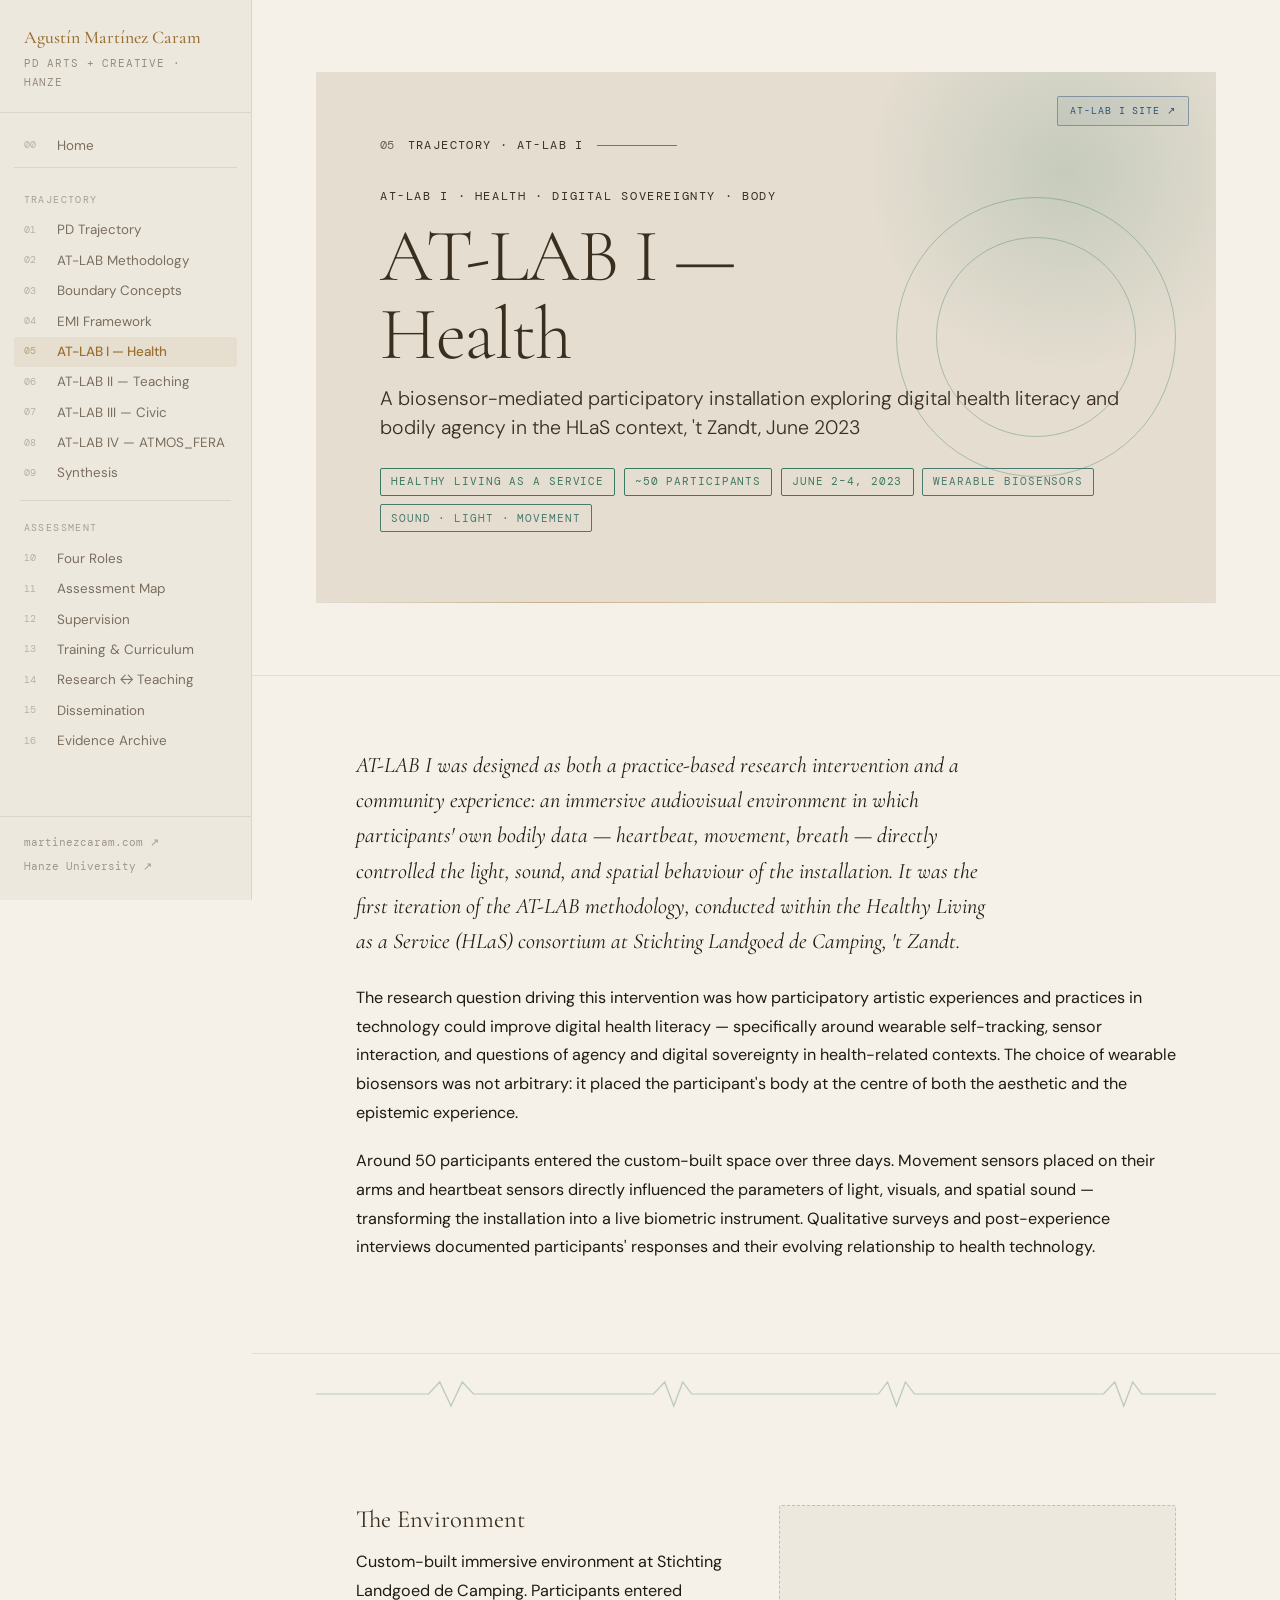
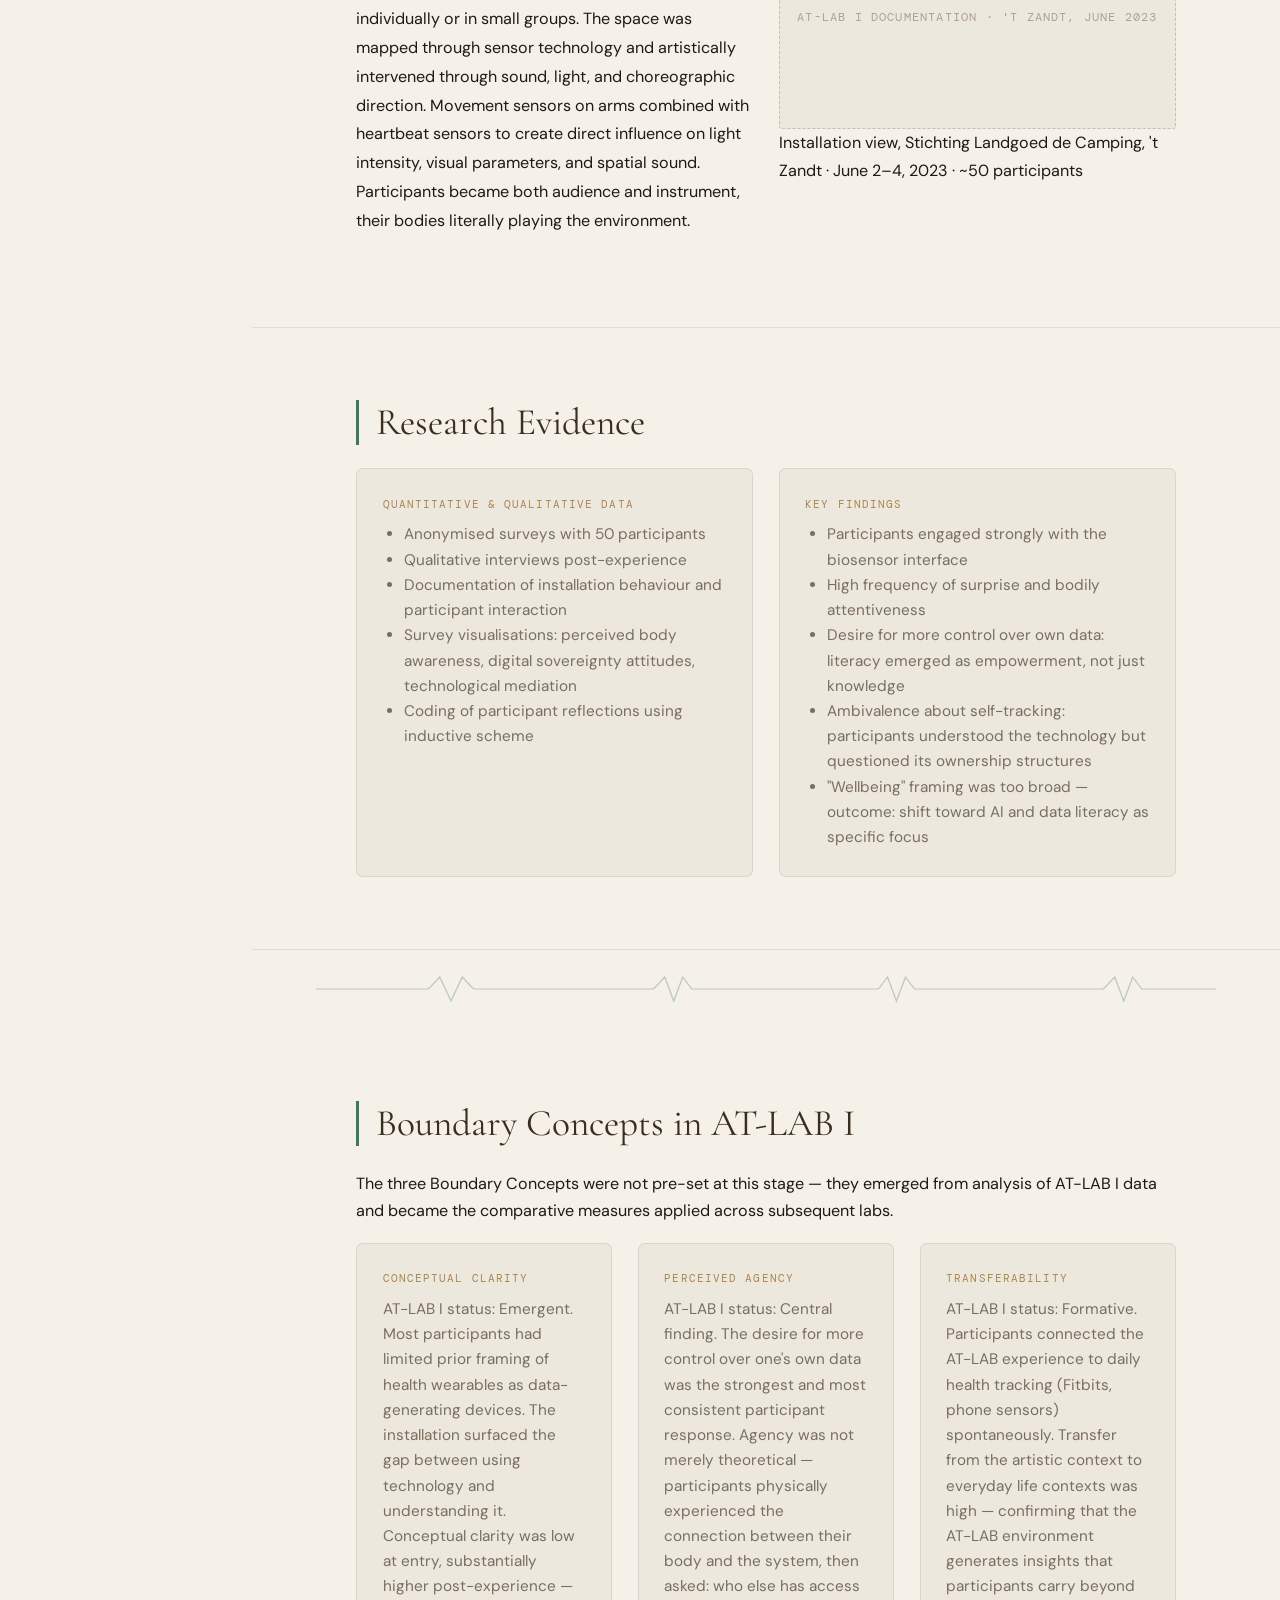
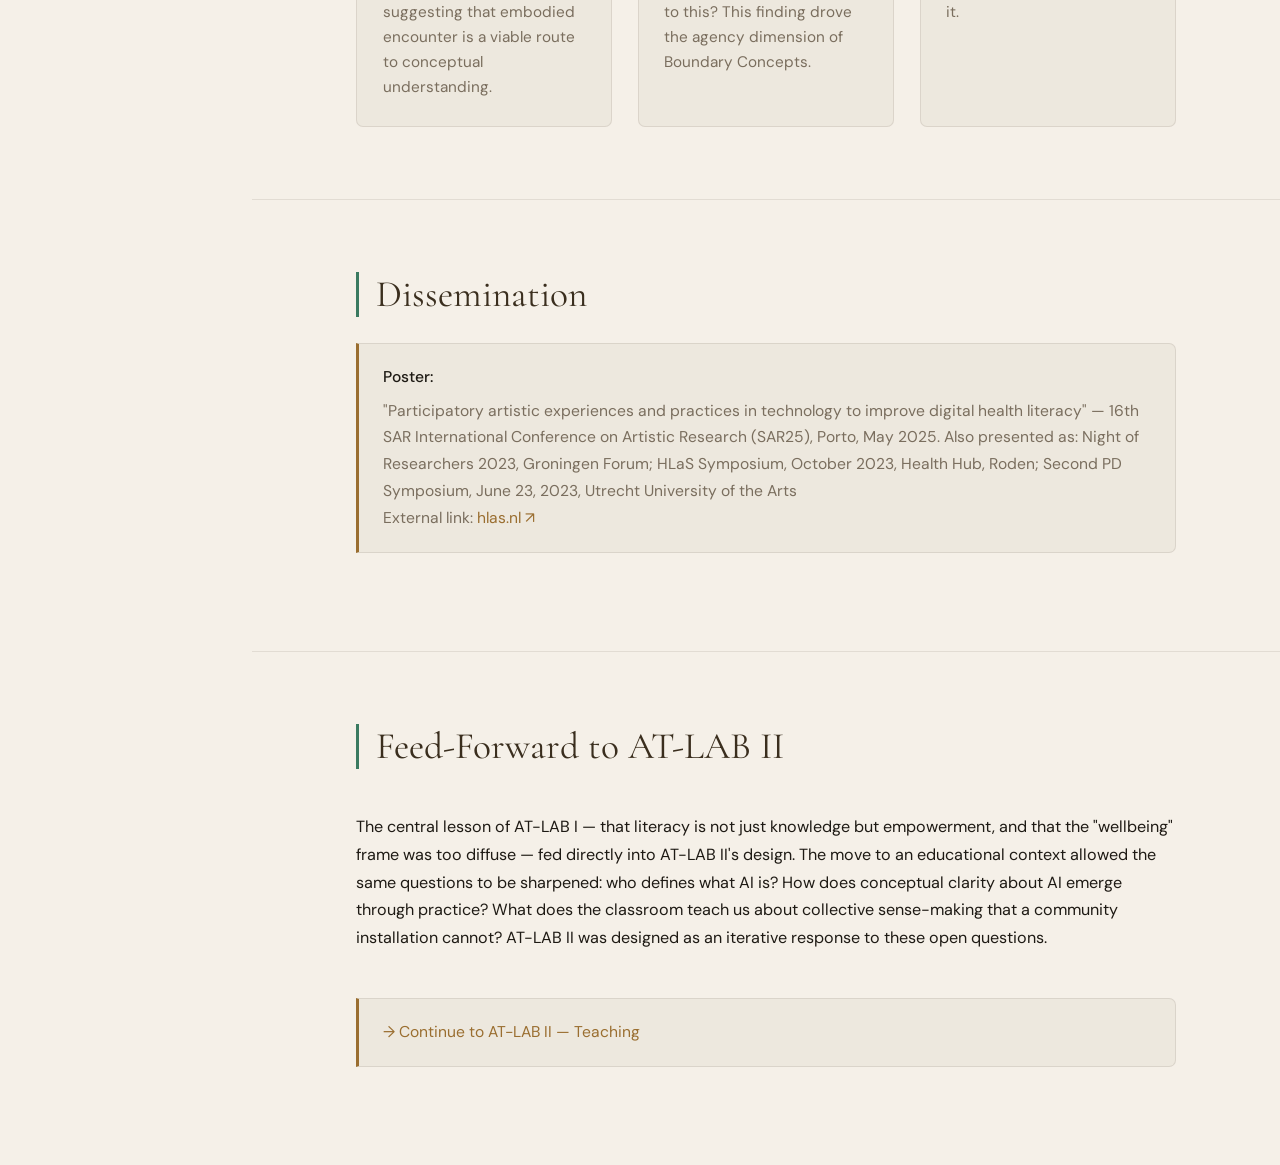
<file: lab-1-health.html>
<!DOCTYPE html>
<html lang="en">
<head>
  <meta charset="UTF-8">
  <meta name="viewport" content="width=device-width, initial-scale=1.0">
  <title>AT-LAB I — Health — Agustín Martínez Caram PD</title>
  <link rel="preconnect" href="https://fonts.googleapis.com">
  <link rel="preconnect" href="https://fonts.gstatic.com" crossorigin>
  <link href="https://fonts.googleapis.com/css2?family=Cormorant+Garamond:ital,wght@0,300;0,400;0,500;0,600;1,300;1,400;1,500&family=DM+Mono:wght@300;400&family=DM+Sans:ital,wght@0,300;0,400;0,500;1,400&display=swap" rel="stylesheet">
  <link rel="stylesheet" href="css/tokens.css">
  <link rel="stylesheet" href="css/layout.css">
  <link rel="stylesheet" href="css/components.css">
  <link rel="stylesheet" href="css/animations.css">
  <link rel="stylesheet" href="css/print.css" media="print">
</head>
<body data-lab="1">
  <button class="hamburger" id="menuToggle" aria-label="Toggle menu"><span></span><span></span><span></span></button>
  <div class="sidebar-overlay"></div>
  <aside id="sidebar">
    <div class="sb-header">
      <div class="sb-name">Agustín Martínez Caram</div>
      <div class="sb-programme">PD Arts + Creative · Hanze</div>
    </div>
    <nav>
      <a href="index.html"             class="nav-link nav-link-home"><span class="nav-num">00</span>Home</a>
      <div class="nav-group">
        <div class="nav-group-label">Trajectory</div>
        <a href="trajectory.html"        class="nav-link"><span class="nav-num">01</span>PD Trajectory</a>
        <a href="methodology.html"       class="nav-link"><span class="nav-num">02</span>AT-LAB Methodology</a>
        <a href="boundary-concepts.html" class="nav-link"><span class="nav-num">03</span>Boundary Concepts</a>
        <a href="emi.html"               class="nav-link"><span class="nav-num">04</span>EMI Framework</a>
        <a href="lab-1-health.html"      class="nav-link"><span class="nav-num">05</span>AT-LAB I — Health</a>
        <a href="lab-2-teaching.html"    class="nav-link"><span class="nav-num">06</span>AT-LAB II — Teaching</a>
        <a href="lab-3-civic.html"       class="nav-link"><span class="nav-num">07</span>AT-LAB III — Civic</a>
        <a href="lab-4-atmosfera.html"   class="nav-link"><span class="nav-num">08</span>AT-LAB IV — ATMOS_FERA</a>
        <a href="synthesis.html"         class="nav-link"><span class="nav-num">09</span>Synthesis</a>
      </div>
      <div class="nav-divider"></div>
      <div class="nav-group">
        <div class="nav-group-label">Assessment</div>
        <a href="roles.html"             class="nav-link"><span class="nav-num">10</span>Four Roles</a>
        <a href="assessment-map.html"    class="nav-link"><span class="nav-num">11</span>Assessment Map</a>
        <a href="supervision.html"       class="nav-link"><span class="nav-num">12</span>Supervision</a>
        <a href="training.html"          class="nav-link"><span class="nav-num">13</span>Training &amp; Curriculum</a>
        <a href="research-teaching.html" class="nav-link"><span class="nav-num">14</span>Research ↔ Teaching</a>
        <a href="dissemination.html"     class="nav-link"><span class="nav-num">15</span>Dissemination</a>
        <a href="evidence.html"          class="nav-link"><span class="nav-num">16</span>Evidence Archive</a>
      </div>
    </nav>
      <div class="sb-footer">
      <a href="https://martinezcaram.com" target="_blank" rel="noopener">martinezcaram.com ↗</a>
      <a href="https://www.hanze.nl" target="_blank" rel="noopener">Hanze University ↗</a>
    </div>
  </aside>
  <main id="main">
    <article class="page-section"><header class="page-hero">
      <div class="hero-ext-links">
        <a href="https://jannacek.github.io/at-lab-i-hlas/" target="_blank" rel="noopener" class="hero-ext-btn">AT-LAB I Site ↗</a>
      </div>
      <div class="bio-orb bio-orb-main"></div>
      <div class="bio-orb bio-orb-ring"></div>
      <div class="bio-orb bio-orb-ring-2"></div>
      <div class="sec-label">
        <span class="sec-label-num">05</span>
        <span class="sec-label-text">Trajectory · AT-LAB I</span>
        <span class="sec-label-line"></span>
      </div>
      <div class="eyebrow">AT-LAB I · Health · Digital Sovereignty · Body</div>
      <h1 class="page-title">AT-LAB I —<br>Health</h1>
      <p class="page-subtitle">A biosensor-mediated participatory installation exploring digital health literacy and bodily agency in the HLaS context, 't Zandt, June 2023</p>
      <div class="badge-row" style="margin-top:1.5rem">
        <span class="badge badge-lab1">Healthy Living as a Service</span>
        <span class="badge badge-lab1">~50 Participants</span>
        <span class="badge badge-lab1">June 2–4, 2023</span>
        <span class="badge badge-accent">Wearable Biosensors</span>
        <span class="badge badge-accent">Sound · Light · Movement</span>
      </div>
    </header></article>

    <article class="page-section">
      <div class="section-inner">
        <p class="lead">AT-LAB I was designed as both a practice-based research intervention and a community experience: an immersive audiovisual environment in which participants' own bodily data — heartbeat, movement, breath — directly controlled the light, sound, and spatial behaviour of the installation. It was the first iteration of the AT-LAB methodology, conducted within the Healthy Living as a Service (HLaS) consortium at Stichting Landgoed de Camping, 't Zandt.</p>

        <div class="body-text">
          <p>The research question driving this intervention was how participatory artistic experiences and practices in technology could improve digital health literacy — specifically around wearable self-tracking, sensor interaction, and questions of agency and digital sovereignty in health-related contexts. The choice of wearable biosensors was not arbitrary: it placed the participant's body at the centre of both the aesthetic and the epistemic experience.</p>
          <p>Around 50 participants entered the custom-built space over three days. Movement sensors placed on their arms and heartbeat sensors directly influenced the parameters of light, visuals, and spatial sound — transforming the installation into a live biometric instrument. Qualitative surveys and post-experience interviews documented participants' responses and their evolving relationship to health technology.</p>
        </div>
      </div>
    </article>

    <article class="page-section" style="padding-top:0; padding-bottom:0; border-bottom:none">
      <div class="section-inner-wide">
        <svg class="ecg-line" viewBox="0 0 800 28" preserveAspectRatio="none" fill="none" xmlns="http://www.w3.org/2000/svg">
          <polyline points="0,14 80,14 100,14 110,2 120,26 130,2 140,14 200,14 300,14 310,2 318,26 326,2 334,14 400,14 500,14 508,2 516,26 524,2 532,14 600,14 700,14 710,2 718,26 726,2 734,14 800,14" stroke="currentColor" stroke-width="1.2" fill="none"/>
        </svg>
      </div>
    </article>

    <article class="page-section">
      <div class="section-inner">
        <div class="grid-2">
          <div>
            <h3>The Environment</h3>
            <div class="body-text">
              <p>Custom-built immersive environment at Stichting Landgoed de Camping. Participants entered individually or in small groups. The space was mapped through sensor technology and artistically intervened through sound, light, and choreographic direction. Movement sensors on arms combined with heartbeat sensors to create direct influence on light intensity, visual parameters, and spatial sound. Participants became both audience and instrument, their bodies literally playing the environment.</p>
            </div>
          </div>
          <div>
            <div class="lab-image-placeholder">AT-LAB I Documentation · 't Zandt, June 2023</div>
            <p class="caption">Installation view, Stichting Landgoed de Camping, 't Zandt · June 2–4, 2023 · ~50 participants</p>
          </div>
        </div>
      </div>
    </article>

    <article class="page-section">
      <div class="section-inner">
        <h2>Research Evidence</h2>
        <div class="grid-2">
          <div class="card reveal">
            <div class="card-label">Quantitative & Qualitative Data</div>
            <div class="card-body">
              <ul style="margin:0; padding-left:1.25rem">
                <li>Anonymised surveys with 50 participants</li>
                <li>Qualitative interviews post-experience</li>
                <li>Documentation of installation behaviour and participant interaction</li>
                <li>Survey visualisations: perceived body awareness, digital sovereignty attitudes, technological mediation</li>
                <li>Coding of participant reflections using inductive scheme</li>
              </ul>
            </div>
          </div>
          <div class="card reveal">
            <div class="card-label">Key Findings</div>
            <div class="card-body">
              <ul style="margin:0; padding-left:1.25rem">
                <li>Participants engaged strongly with the biosensor interface</li>
                <li>High frequency of surprise and bodily attentiveness</li>
                <li>Desire for more control over own data: literacy emerged as empowerment, not just knowledge</li>
                <li>Ambivalence about self-tracking: participants understood the technology but questioned its ownership structures</li>
                <li>"Wellbeing" framing was too broad — outcome: shift toward AI and data literacy as specific focus</li>
              </ul>
            </div>
          </div>
        </div>
      </div>
    </article>

    <article class="page-section" style="padding-top:0; padding-bottom:0; border-bottom:none">
      <div class="section-inner-wide">
        <svg class="ecg-line" viewBox="0 0 800 28" preserveAspectRatio="none" fill="none" xmlns="http://www.w3.org/2000/svg">
          <polyline points="0,14 80,14 100,14 110,2 120,26 130,2 140,14 200,14 300,14 310,2 318,26 326,2 334,14 400,14 500,14 508,2 516,26 524,2 532,14 600,14 700,14 710,2 718,26 726,2 734,14 800,14" stroke="currentColor" stroke-width="1.2" fill="none"/>
        </svg>
      </div>
    </article>

    <article class="page-section">
      <div class="section-inner">
        <h2>Boundary Concepts in AT-LAB I</h2>
        <p class="body-text">The three Boundary Concepts were not pre-set at this stage — they emerged from analysis of AT-LAB I data and became the comparative measures applied across subsequent labs.</p>
        <div class="grid-3">
          <div class="card reveal">
            <div class="card-label">Conceptual Clarity</div>
            <div class="card-body">AT-LAB I status: Emergent. Most participants had limited prior framing of health wearables as data-generating devices. The installation surfaced the gap between using technology and understanding it. Conceptual clarity was low at entry, substantially higher post-experience — suggesting that embodied encounter is a viable route to conceptual understanding.</div>
          </div>
          <div class="card reveal">
            <div class="card-label">Perceived Agency</div>
            <div class="card-body">AT-LAB I status: Central finding. The desire for more control over one's own data was the strongest and most consistent participant response. Agency was not merely theoretical — participants physically experienced the connection between their body and the system, then asked: who else has access to this? This finding drove the agency dimension of Boundary Concepts.</div>
          </div>
          <div class="card reveal">
            <div class="card-label">Transferability</div>
            <div class="card-body">AT-LAB I status: Formative. Participants connected the AT-LAB experience to daily health tracking (Fitbits, phone sensors) spontaneously. Transfer from the artistic context to everyday life contexts was high — confirming that the AT-LAB environment generates insights that participants carry beyond it.</div>
          </div>
        </div>
      </div>
    </article>

    <article class="page-section">
      <div class="section-inner">
        <h2>Dissemination</h2>
        <div class="callout">
          <p><strong>Poster:</strong> "Participatory artistic experiences and practices in technology to improve digital health literacy" — 16th SAR International Conference on Artistic Research (SAR25), Porto, May 2025. Also presented as: Night of Researchers 2023, Groningen Forum; HLaS Symposium, October 2023, Health Hub, Roden; Second PD Symposium, June 23, 2023, Utrecht University of the Arts</p>
          <p>External link: <a href="https://hlas.nl" target="_blank" rel="noopener">hlas.nl ↗</a></p>
        </div>
      </div>
    </article>

    <article class="page-section">
      <div class="section-inner">
        <h2>Feed-Forward to AT-LAB II</h2>
        <div class="feed-forward reveal">
          <p>The central lesson of AT-LAB I — that literacy is not just knowledge but empowerment, and that the "wellbeing" frame was too diffuse — fed directly into AT-LAB II's design. The move to an educational context allowed the same questions to be sharpened: who defines what AI is? How does conceptual clarity about AI emerge through practice? What does the classroom teach us about collective sense-making that a community installation cannot? AT-LAB II was designed as an iterative response to these open questions.</p>
        </div>
        <div class="callout">
          <p><a href="lab-2-teaching.html">→ Continue to AT-LAB II — Teaching</a></p>
        </div>
      </div>
    </article>
  </main>
  <script src="js/nav.js"></script>
  <script src="js/animations.js"></script>
</body>
</html>
</file>
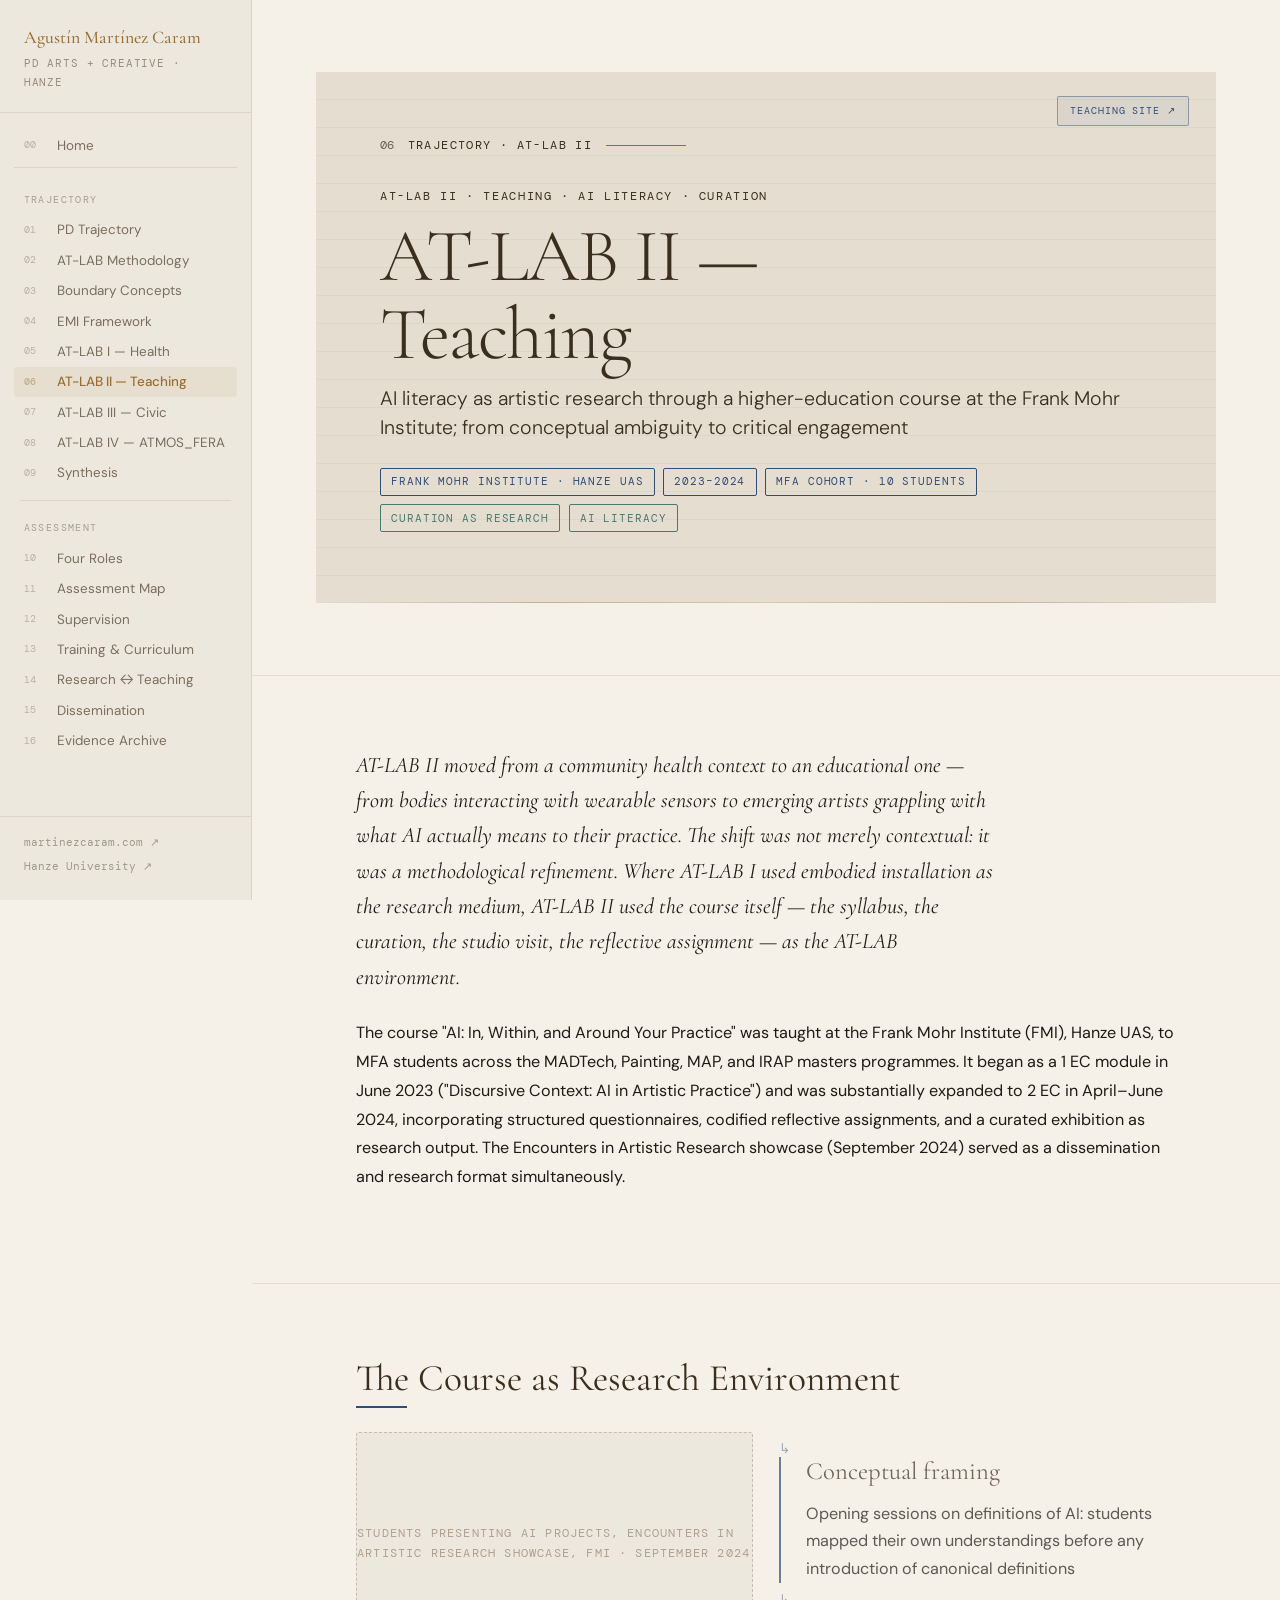
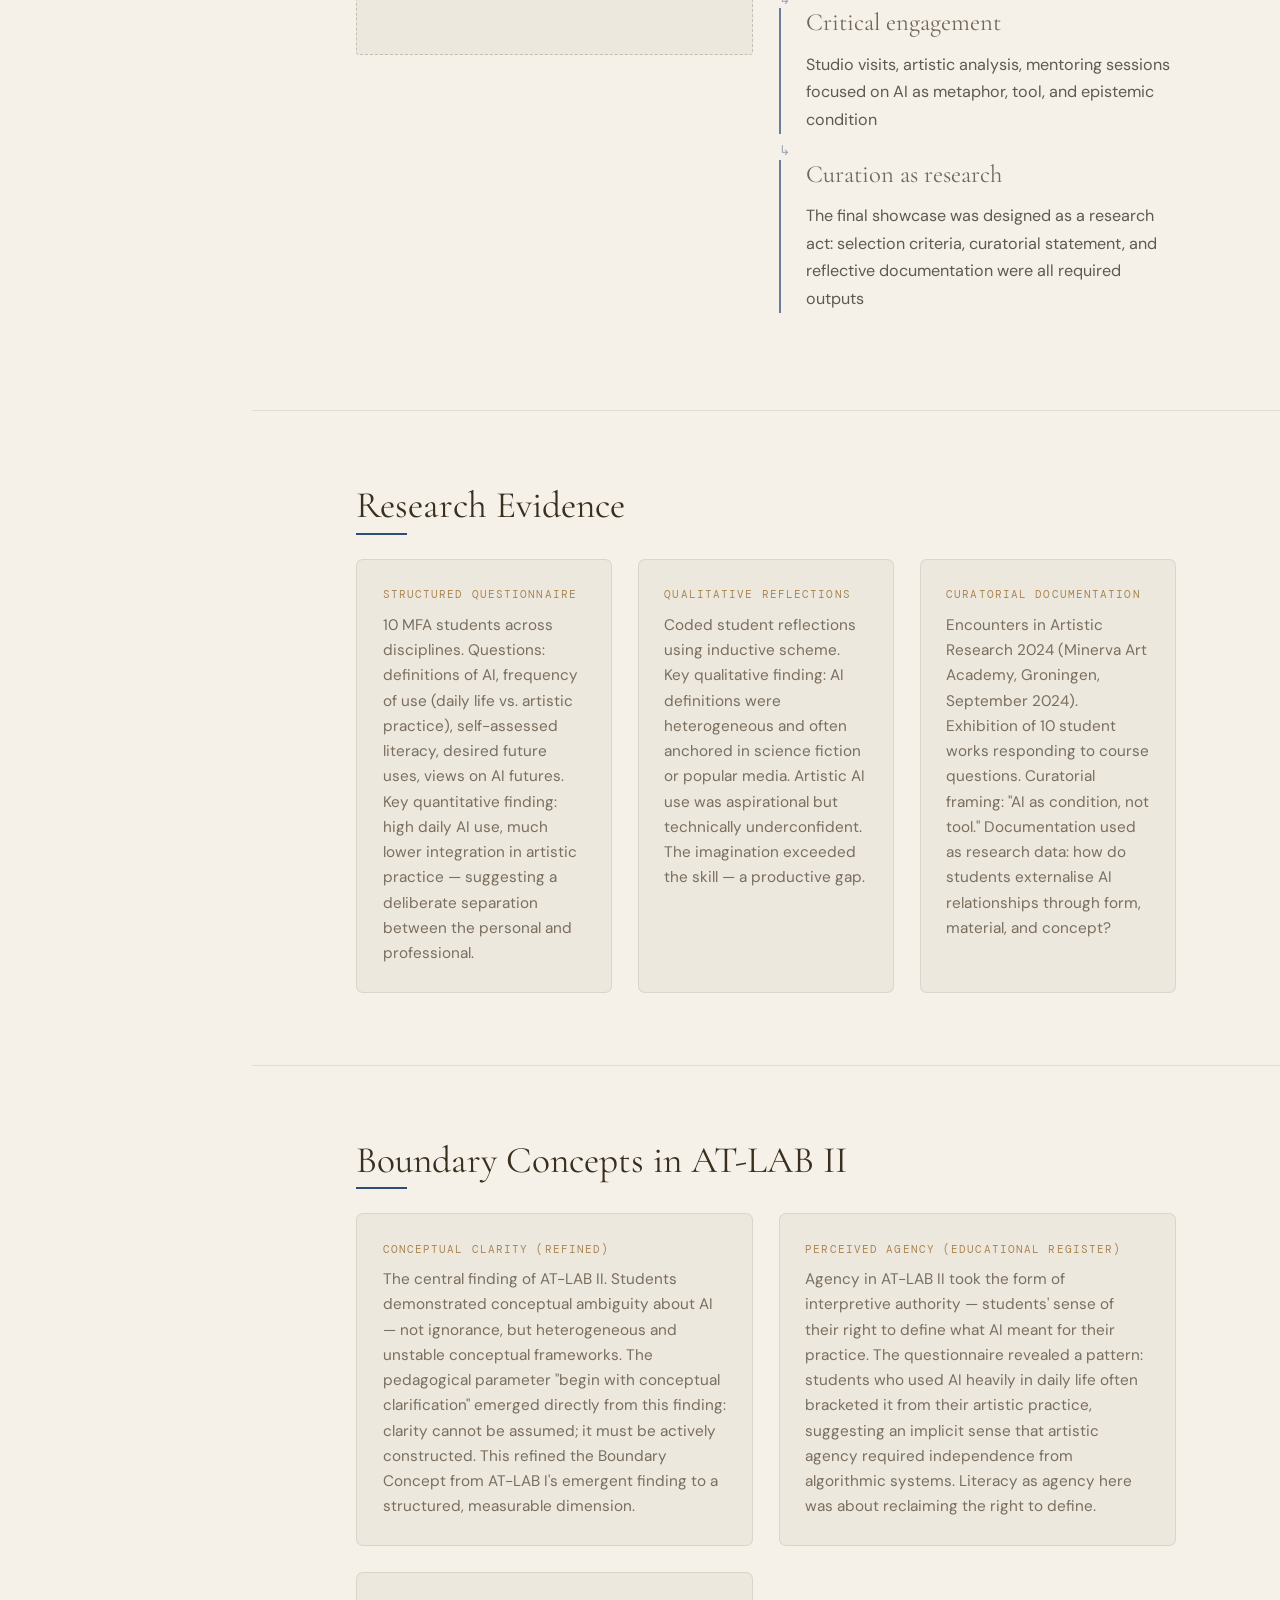
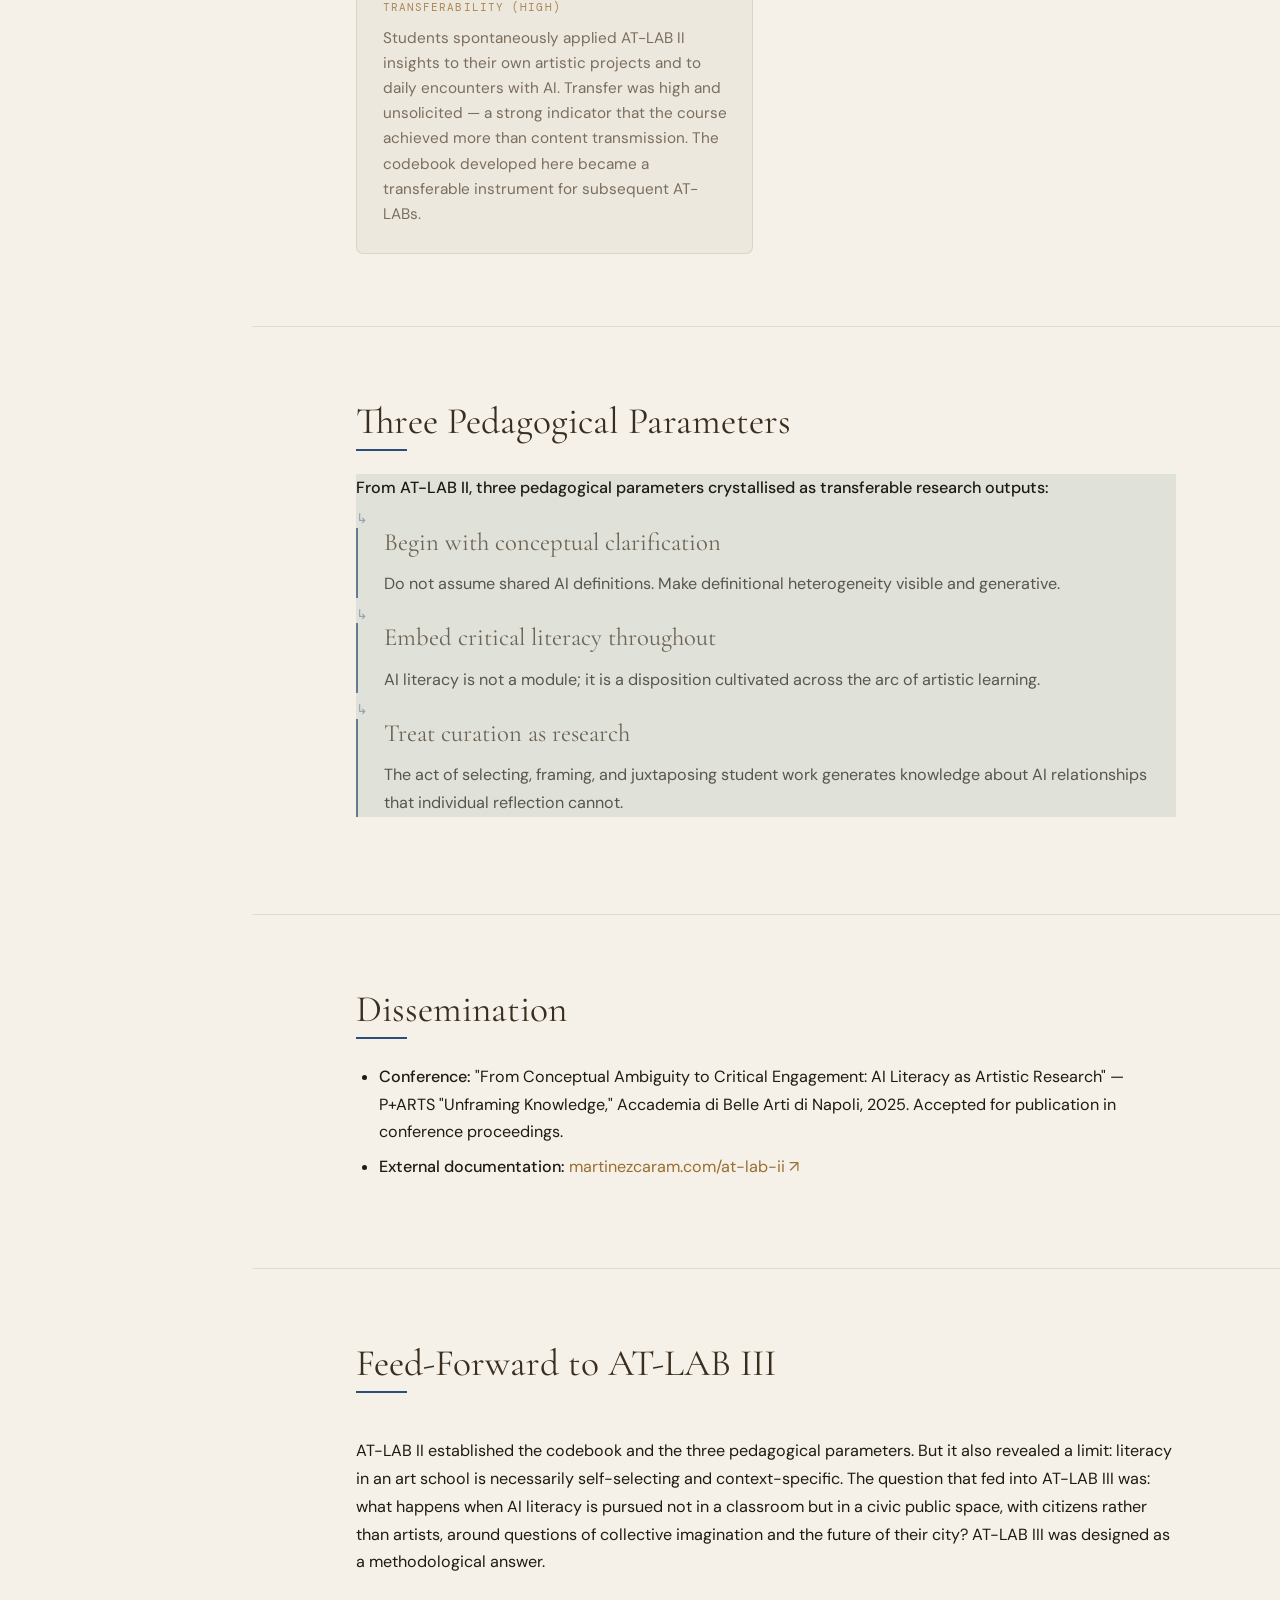
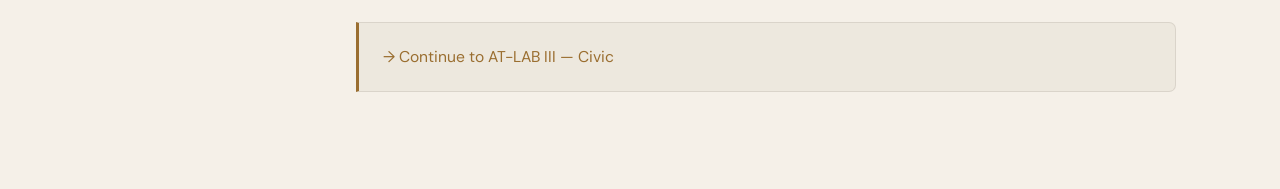
<file: lab-2-teaching.html>
<!DOCTYPE html>
<html lang="en">
<head>
  <meta charset="UTF-8">
  <meta name="viewport" content="width=device-width, initial-scale=1.0">
  <title>AT-LAB II — Teaching — Agustín Martínez Caram PD</title>
  <link rel="preconnect" href="https://fonts.googleapis.com">
  <link rel="preconnect" href="https://fonts.gstatic.com" crossorigin>
  <link href="https://fonts.googleapis.com/css2?family=Cormorant+Garamond:ital,wght@0,300;0,400;0,500;0,600;1,300;1,400;1,500&family=DM+Mono:wght@300;400&family=DM+Sans:ital,wght@0,300;0,400;0,500;1,400&display=swap" rel="stylesheet">
  <link rel="stylesheet" href="css/tokens.css">
  <link rel="stylesheet" href="css/layout.css">
  <link rel="stylesheet" href="css/components.css">
  <link rel="stylesheet" href="css/animations.css">
  <link rel="stylesheet" href="css/print.css" media="print">
</head>
<body data-lab="2">
  <button class="hamburger" id="menuToggle" aria-label="Toggle menu"><span></span><span></span><span></span></button>
  <div class="sidebar-overlay"></div>
  <aside id="sidebar">
    <div class="sb-header">
      <div class="sb-name">Agustín Martínez Caram</div>
      <div class="sb-programme">PD Arts + Creative · Hanze</div>
    </div>
    <nav>
      <a href="index.html"             class="nav-link nav-link-home"><span class="nav-num">00</span>Home</a>
      <div class="nav-group">
        <div class="nav-group-label">Trajectory</div>
        <a href="trajectory.html"        class="nav-link"><span class="nav-num">01</span>PD Trajectory</a>
        <a href="methodology.html"       class="nav-link"><span class="nav-num">02</span>AT-LAB Methodology</a>
        <a href="boundary-concepts.html" class="nav-link"><span class="nav-num">03</span>Boundary Concepts</a>
        <a href="emi.html"               class="nav-link"><span class="nav-num">04</span>EMI Framework</a>
        <a href="lab-1-health.html"      class="nav-link"><span class="nav-num">05</span>AT-LAB I — Health</a>
        <a href="lab-2-teaching.html"    class="nav-link"><span class="nav-num">06</span>AT-LAB II — Teaching</a>
        <a href="lab-3-civic.html"       class="nav-link"><span class="nav-num">07</span>AT-LAB III — Civic</a>
        <a href="lab-4-atmosfera.html"   class="nav-link"><span class="nav-num">08</span>AT-LAB IV — ATMOS_FERA</a>
        <a href="synthesis.html"         class="nav-link"><span class="nav-num">09</span>Synthesis</a>
      </div>
      <div class="nav-divider"></div>
      <div class="nav-group">
        <div class="nav-group-label">Assessment</div>
        <a href="roles.html"             class="nav-link"><span class="nav-num">10</span>Four Roles</a>
        <a href="assessment-map.html"    class="nav-link"><span class="nav-num">11</span>Assessment Map</a>
        <a href="supervision.html"       class="nav-link"><span class="nav-num">12</span>Supervision</a>
        <a href="training.html"          class="nav-link"><span class="nav-num">13</span>Training &amp; Curriculum</a>
        <a href="research-teaching.html" class="nav-link"><span class="nav-num">14</span>Research ↔ Teaching</a>
        <a href="dissemination.html"     class="nav-link"><span class="nav-num">15</span>Dissemination</a>
        <a href="evidence.html"          class="nav-link"><span class="nav-num">16</span>Evidence Archive</a>
      </div>
    </nav>
      <div class="sb-footer">
      <a href="https://martinezcaram.com" target="_blank" rel="noopener">martinezcaram.com ↗</a>
      <a href="https://www.hanze.nl" target="_blank" rel="noopener">Hanze University ↗</a>
    </div>
  </aside>
  <main id="main">
    <article class="page-section"><header class="page-hero">
      <div class="hero-ext-links">
        <a href="https://jannacek.github.io/teaching/" target="_blank" rel="noopener" class="hero-ext-btn">Teaching Site ↗</a>
      </div>
      <div class="sec-label">
        <span class="sec-label-num">06</span>
        <span class="sec-label-text">Trajectory · AT-LAB II</span>
        <span class="sec-label-line"></span>
      </div>
      <div class="eyebrow">AT-LAB II · Teaching · AI Literacy · Curation</div>
      <h1 class="page-title">AT-LAB II —<br>Teaching</h1>
      <p class="page-subtitle">AI literacy as artistic research through a higher-education course at the Frank Mohr Institute; from conceptual ambiguity to critical engagement</p>
      <div class="badge-row" style="margin-top:1.5rem">
        <span class="badge badge-lab2">Frank Mohr Institute · Hanze UAS</span>
        <span class="badge badge-lab2">2023–2024</span>
        <span class="badge badge-lab2">MFA Cohort · 10 Students</span>
        <span class="badge badge-accent">Curation as Research</span>
        <span class="badge badge-accent">AI Literacy</span>
      </div>
    </header></article>

    <article class="page-section">
      <div class="section-inner">
        <p class="lead">AT-LAB II moved from a community health context to an educational one — from bodies interacting with wearable sensors to emerging artists grappling with what AI actually means to their practice. The shift was not merely contextual: it was a methodological refinement. Where AT-LAB I used embodied installation as the research medium, AT-LAB II used the course itself — the syllabus, the curation, the studio visit, the reflective assignment — as the AT-LAB environment.</p>

        <div class="body-text">
          <p>The course "AI: In, Within, and Around Your Practice" was taught at the Frank Mohr Institute (FMI), Hanze UAS, to MFA students across the MADTech, Painting, MAP, and IRAP masters programmes. It began as a 1 EC module in June 2023 ("Discursive Context: AI in Artistic Practice") and was substantially expanded to 2 EC in April–June 2024, incorporating structured questionnaires, codified reflective assignments, and a curated exhibition as research output. The Encounters in Artistic Research showcase (September 2024) served as a dissemination and research format simultaneously.</p>
        </div>
      </div>
    </article>

    <article class="page-section">
      <div class="section-inner">
        <h2>The Course as Research Environment</h2>
        <div class="grid-2">
          <div>
            <div class="lab-image-placeholder">Students presenting AI projects, Encounters in Artistic Research showcase, FMI · September 2024</div>
          </div>
          <div>
            <div class="annotation-block">
              <h3>Conceptual framing</h3>
              <p>Opening sessions on definitions of AI: students mapped their own understandings before any introduction of canonical definitions</p>
            </div>
            <div class="annotation-block">
              <h3>Critical engagement</h3>
              <p>Studio visits, artistic analysis, mentoring sessions focused on AI as metaphor, tool, and epistemic condition</p>
            </div>
            <div class="annotation-block">
              <h3>Curation as research</h3>
              <p>The final showcase was designed as a research act: selection criteria, curatorial statement, and reflective documentation were all required outputs</p>
            </div>
          </div>
        </div>
      </div>
    </article>

    <article class="page-section">
      <div class="section-inner">
        <h2>Research Evidence</h2>
        <div class="grid-3">
          <div class="card reveal">
            <div class="card-label">Structured Questionnaire</div>
            <div class="card-body">10 MFA students across disciplines. Questions: definitions of AI, frequency of use (daily life vs. artistic practice), self-assessed literacy, desired future uses, views on AI futures. Key quantitative finding: high daily AI use, much lower integration in artistic practice — suggesting a deliberate separation between the personal and professional.</div>
          </div>
          <div class="card reveal">
            <div class="card-label">Qualitative Reflections</div>
            <div class="card-body">Coded student reflections using inductive scheme. Key qualitative finding: AI definitions were heterogeneous and often anchored in science fiction or popular media. Artistic AI use was aspirational but technically underconfident. The imagination exceeded the skill — a productive gap.</div>
          </div>
          <div class="card reveal">
            <div class="card-label">Curatorial Documentation</div>
            <div class="card-body">Encounters in Artistic Research 2024 (Minerva Art Academy, Groningen, September 2024). Exhibition of 10 student works responding to course questions. Curatorial framing: "AI as condition, not tool." Documentation used as research data: how do students externalise AI relationships through form, material, and concept?</div>
          </div>
        </div>
      </div>
    </article>

    <article class="page-section">
      <div class="section-inner">
        <h2>Boundary Concepts in AT-LAB II</h2>
        <div class="grid-2">
          <div class="card reveal">
            <div class="card-label">Conceptual Clarity (Refined)</div>
            <div class="card-body">The central finding of AT-LAB II. Students demonstrated conceptual ambiguity about AI — not ignorance, but heterogeneous and unstable conceptual frameworks. The pedagogical parameter "begin with conceptual clarification" emerged directly from this finding: clarity cannot be assumed; it must be actively constructed. This refined the Boundary Concept from AT-LAB I's emergent finding to a structured, measurable dimension.</div>
          </div>
          <div class="card reveal">
            <div class="card-label">Perceived Agency (Educational Register)</div>
            <div class="card-body">Agency in AT-LAB II took the form of interpretive authority — students' sense of their right to define what AI meant for their practice. The questionnaire revealed a pattern: students who used AI heavily in daily life often bracketed it from their artistic practice, suggesting an implicit sense that artistic agency required independence from algorithmic systems. Literacy as agency here was about reclaiming the right to define.</div>
          </div>
          <div class="card reveal">
            <div class="card-label">Transferability (High)</div>
            <div class="card-body">Students spontaneously applied AT-LAB II insights to their own artistic projects and to daily encounters with AI. Transfer was high and unsolicited — a strong indicator that the course achieved more than content transmission. The codebook developed here became a transferable instrument for subsequent AT-LABs.</div>
          </div>
        </div>
      </div>
    </article>

    <article class="page-section">
      <div class="section-inner">
        <h2>Three Pedagogical Parameters</h2>
        <div class="callout-accent">
          <p><strong>From AT-LAB II, three pedagogical parameters crystallised as transferable research outputs:</strong></p>
          <div class="annotation-block">
            <h3>Begin with conceptual clarification</h3>
            <p>Do not assume shared AI definitions. Make definitional heterogeneity visible and generative.</p>
          </div>
          <div class="annotation-block">
            <h3>Embed critical literacy throughout</h3>
            <p>AI literacy is not a module; it is a disposition cultivated across the arc of artistic learning.</p>
          </div>
          <div class="annotation-block">
            <h3>Treat curation as research</h3>
            <p>The act of selecting, framing, and juxtaposing student work generates knowledge about AI relationships that individual reflection cannot.</p>
          </div>
        </div>
      </div>
    </article>

    <article class="page-section">
      <div class="section-inner">
        <h2>Dissemination</h2>
        <div class="body-text">
          <ul>
            <li><strong>Conference:</strong> "From Conceptual Ambiguity to Critical Engagement: AI Literacy as Artistic Research" — P+ARTS "Unframing Knowledge," Accademia di Belle Arti di Napoli, 2025. Accepted for publication in conference proceedings.</li>
            <li><strong>External documentation:</strong> <a href="https://martinezcaram.com/at-lab-ii" target="_blank" rel="noopener">martinezcaram.com/at-lab-ii ↗</a></li>
          </ul>
        </div>
      </div>
    </article>

    <article class="page-section">
      <div class="section-inner">
        <h2>Feed-Forward to AT-LAB III</h2>
        <div class="feed-forward reveal">
          <p>AT-LAB II established the codebook and the three pedagogical parameters. But it also revealed a limit: literacy in an art school is necessarily self-selecting and context-specific. The question that fed into AT-LAB III was: what happens when AI literacy is pursued not in a classroom but in a civic public space, with citizens rather than artists, around questions of collective imagination and the future of their city? AT-LAB III was designed as a methodological answer.</p>
        </div>
        <div class="callout">
          <p><a href="lab-3-civic.html">→ Continue to AT-LAB III — Civic</a></p>
        </div>
      </div>
    </article>
  </main>
  <script src="js/nav.js"></script>
  <script src="js/animations.js"></script>
</body>
</html>
</file>
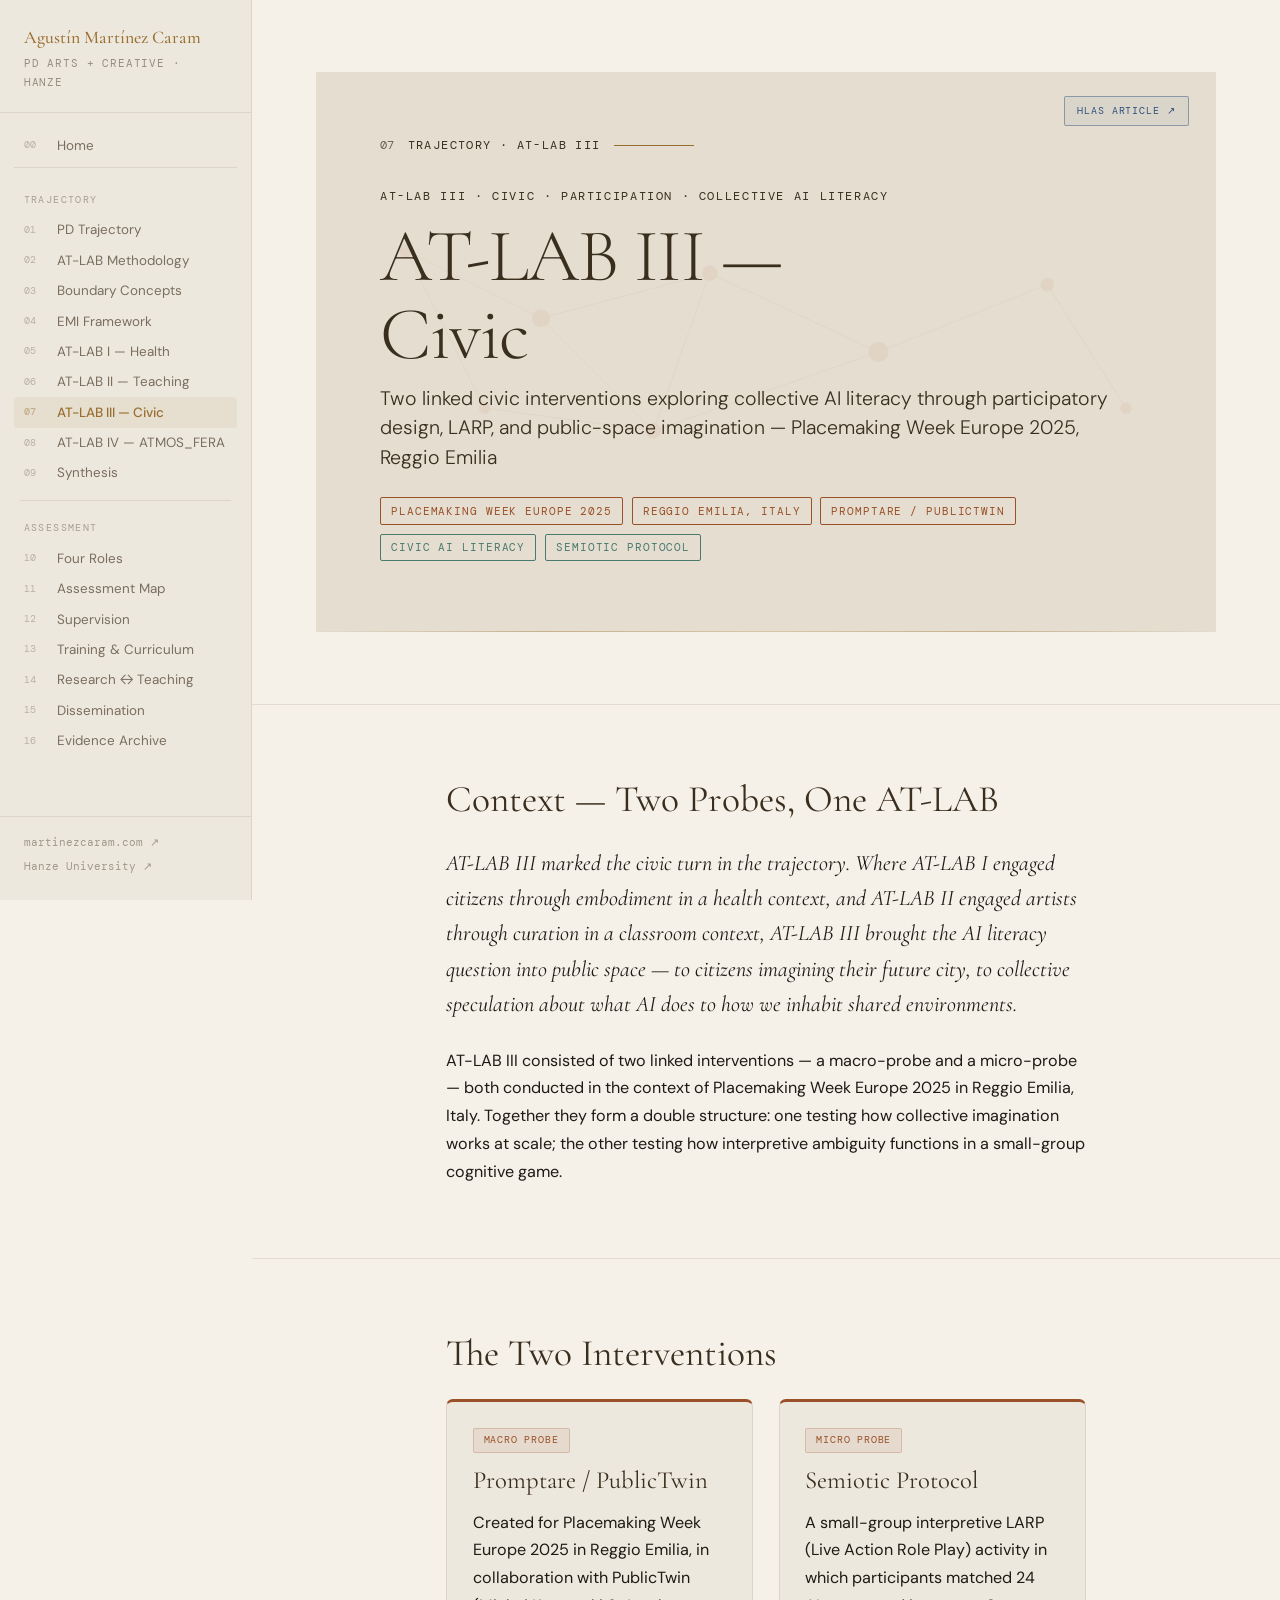
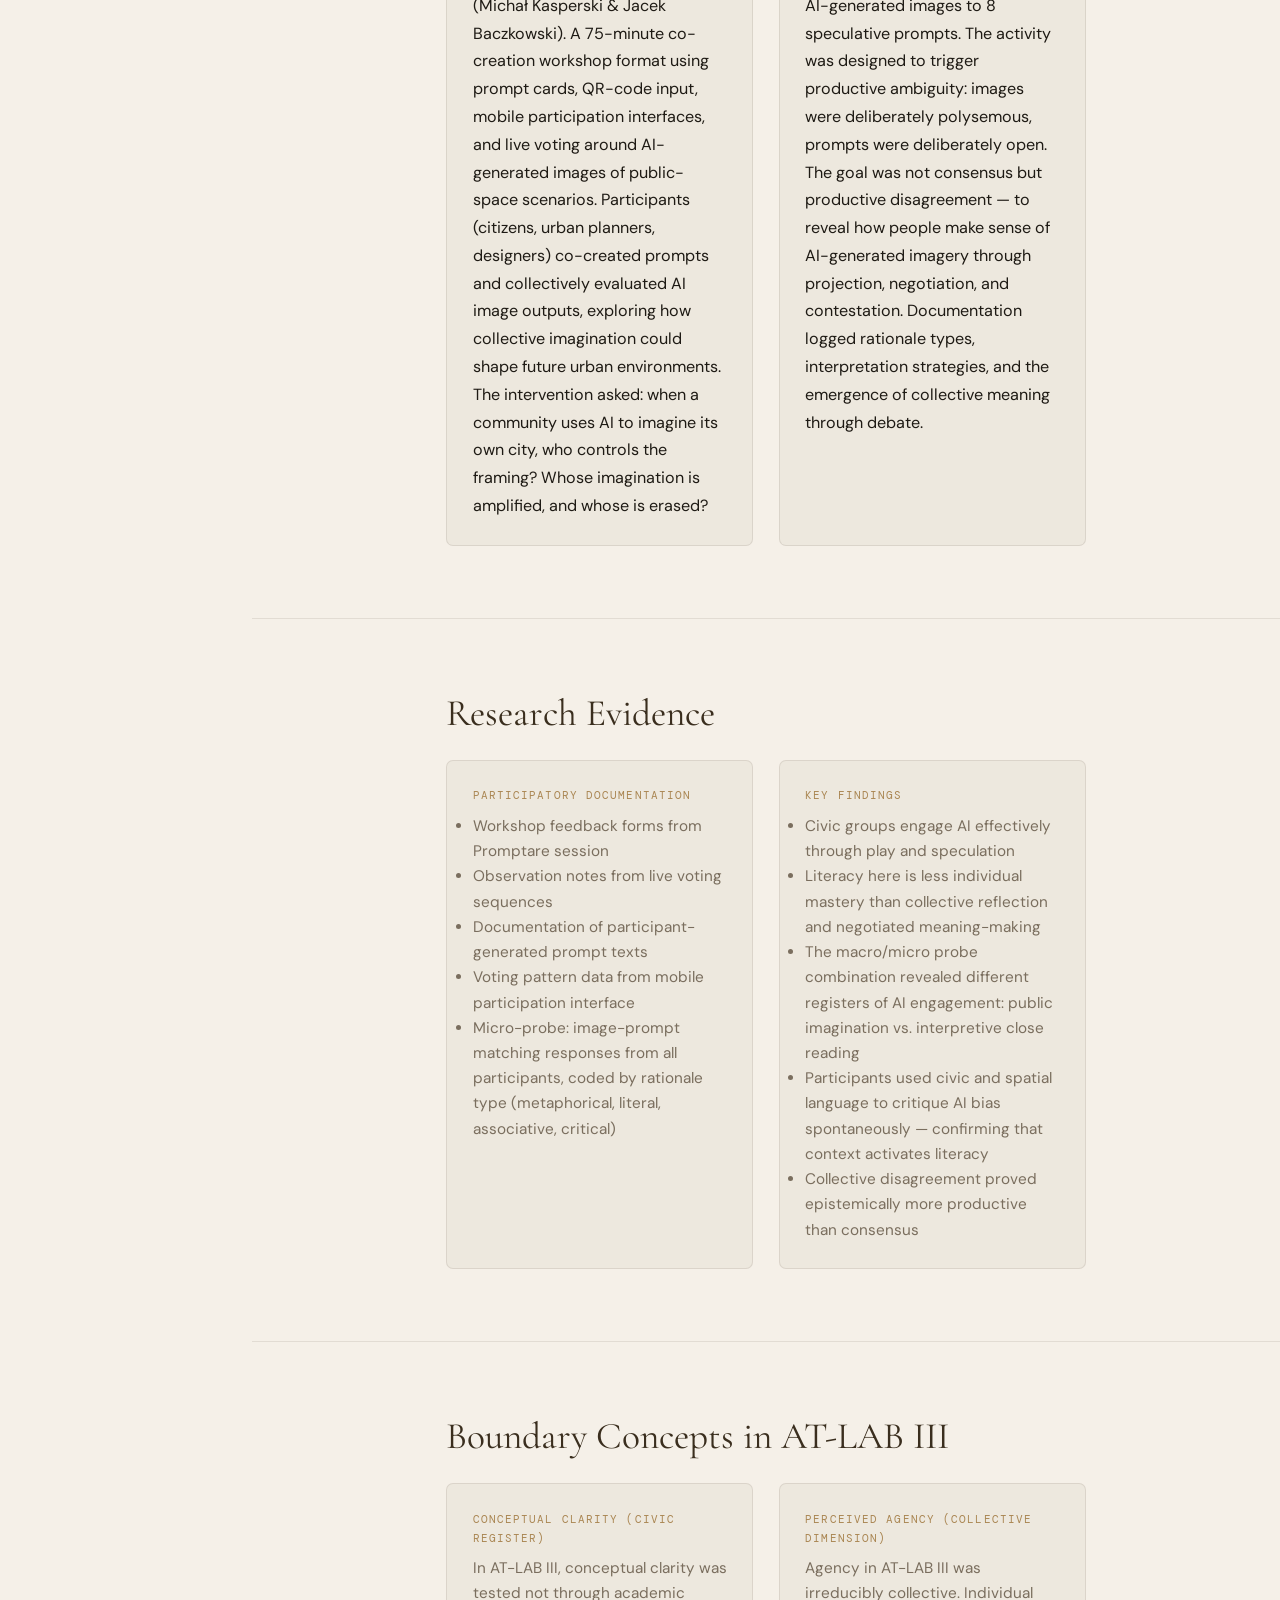
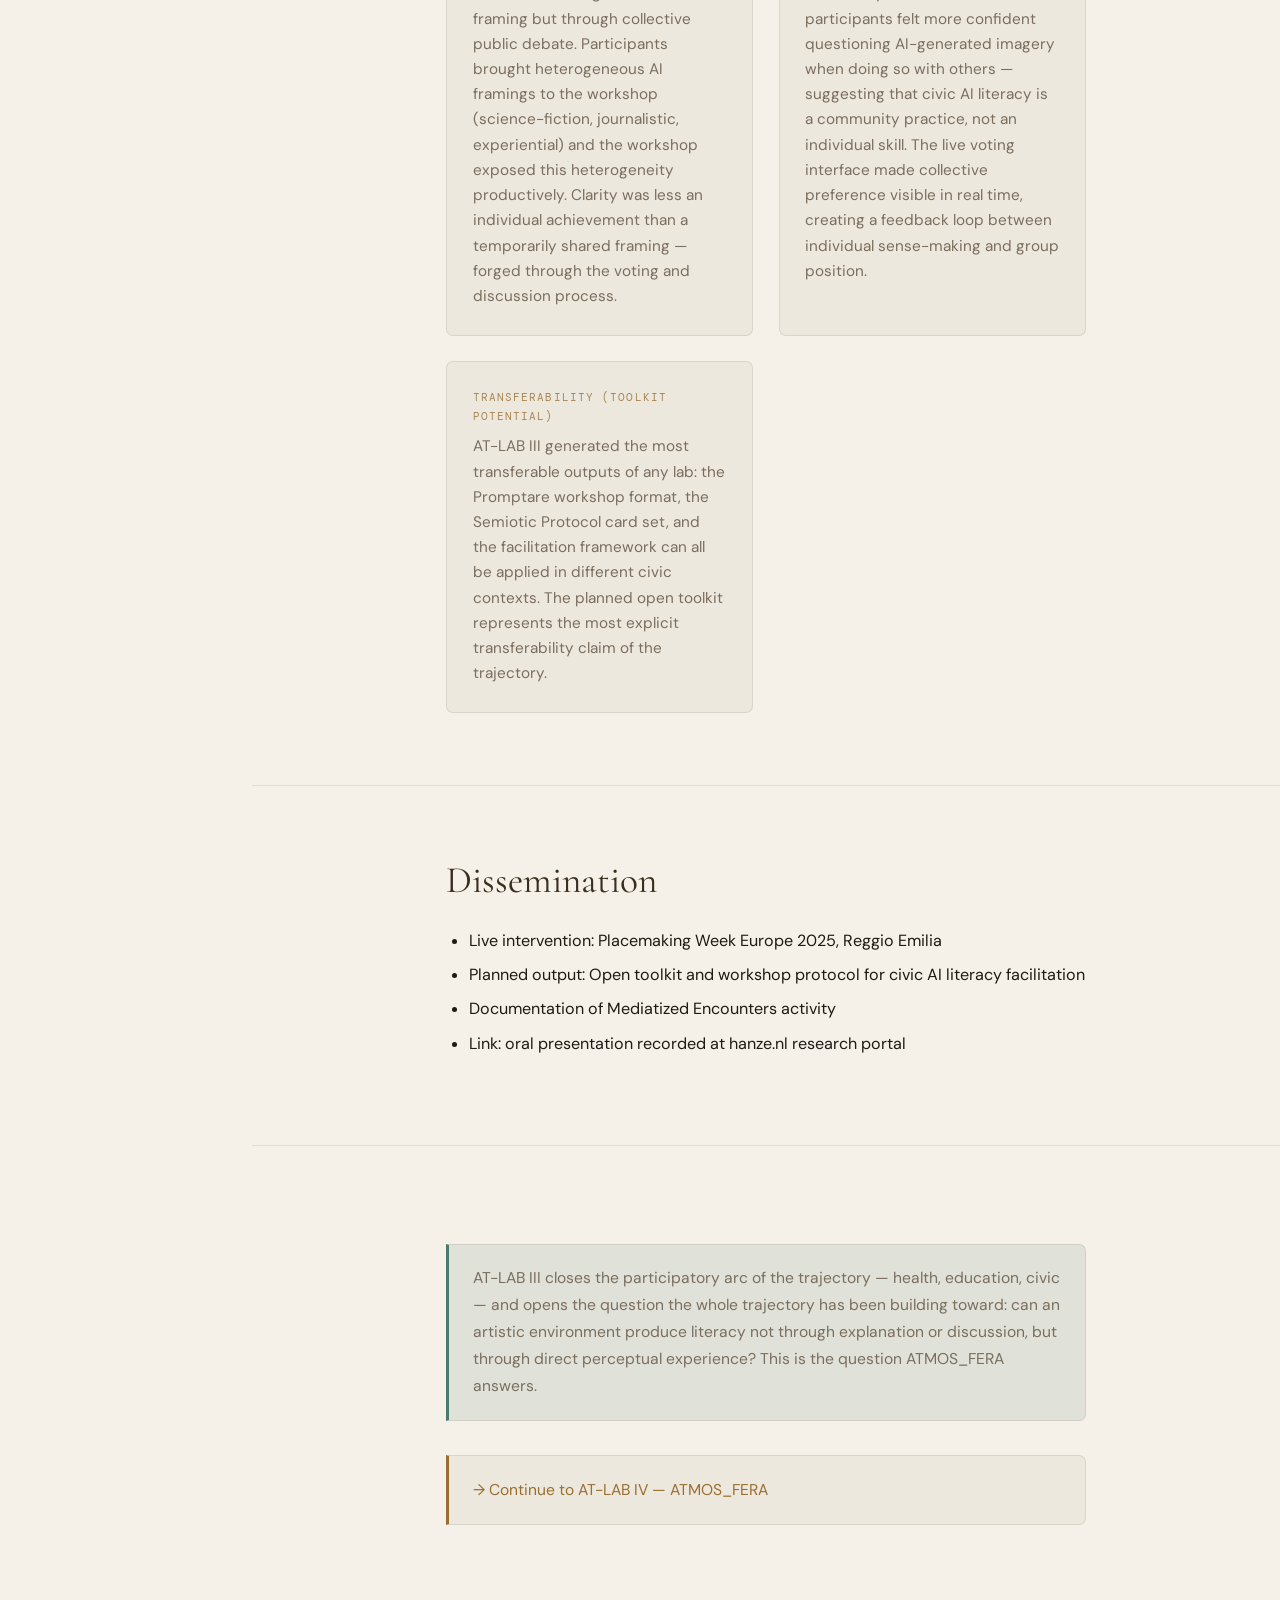
<file: lab-3-civic.html>
<!DOCTYPE html>
<html lang="en">
<head>
  <meta charset="UTF-8">
  <meta name="viewport" content="width=device-width, initial-scale=1.0">
  <title>AT-LAB III — Civic — Agustín Martínez Caram PD</title>
  <link rel="preconnect" href="https://fonts.googleapis.com">
  <link rel="preconnect" href="https://fonts.gstatic.com" crossorigin>
  <link href="https://fonts.googleapis.com/css2?family=Cormorant+Garamond:ital,wght@0,300;0,400;0,500;0,600;1,300;1,400;1,500&family=DM+Mono:wght@300;400&family=DM+Sans:ital,wght@0,300;0,400;0,500;1,400&display=swap" rel="stylesheet">
  <link rel="stylesheet" href="css/tokens.css">
  <link rel="stylesheet" href="css/layout.css">
  <link rel="stylesheet" href="css/components.css">
  <link rel="stylesheet" href="css/animations.css">
  <link rel="stylesheet" href="css/print.css" media="print">
</head>
<body data-lab="3">
  <button class="hamburger" id="menuToggle" aria-label="Toggle menu"><span></span><span></span><span></span></button>
  <div class="sidebar-overlay"></div>
  <aside id="sidebar">
    <div class="sb-header">
      <div class="sb-name">Agustín Martínez Caram</div>
      <div class="sb-programme">PD Arts + Creative · Hanze</div>
    </div>
    <nav>
      <a href="index.html"             class="nav-link nav-link-home"><span class="nav-num">00</span>Home</a>
      <div class="nav-group">
        <div class="nav-group-label">Trajectory</div>
        <a href="trajectory.html"        class="nav-link"><span class="nav-num">01</span>PD Trajectory</a>
        <a href="methodology.html"       class="nav-link"><span class="nav-num">02</span>AT-LAB Methodology</a>
        <a href="boundary-concepts.html" class="nav-link"><span class="nav-num">03</span>Boundary Concepts</a>
        <a href="emi.html"               class="nav-link"><span class="nav-num">04</span>EMI Framework</a>
        <a href="lab-1-health.html"      class="nav-link"><span class="nav-num">05</span>AT-LAB I — Health</a>
        <a href="lab-2-teaching.html"    class="nav-link"><span class="nav-num">06</span>AT-LAB II — Teaching</a>
        <a href="lab-3-civic.html"       class="nav-link"><span class="nav-num">07</span>AT-LAB III — Civic</a>
        <a href="lab-4-atmosfera.html"   class="nav-link"><span class="nav-num">08</span>AT-LAB IV — ATMOS_FERA</a>
        <a href="synthesis.html"         class="nav-link"><span class="nav-num">09</span>Synthesis</a>
      </div>
      <div class="nav-divider"></div>
      <div class="nav-group">
        <div class="nav-group-label">Assessment</div>
        <a href="roles.html"             class="nav-link"><span class="nav-num">10</span>Four Roles</a>
        <a href="assessment-map.html"    class="nav-link"><span class="nav-num">11</span>Assessment Map</a>
        <a href="supervision.html"       class="nav-link"><span class="nav-num">12</span>Supervision</a>
        <a href="training.html"          class="nav-link"><span class="nav-num">13</span>Training &amp; Curriculum</a>
        <a href="research-teaching.html" class="nav-link"><span class="nav-num">14</span>Research ↔ Teaching</a>
        <a href="dissemination.html"     class="nav-link"><span class="nav-num">15</span>Dissemination</a>
        <a href="evidence.html"          class="nav-link"><span class="nav-num">16</span>Evidence Archive</a>
      </div>
    </nav>
      <div class="sb-footer">
      <a href="https://martinezcaram.com" target="_blank" rel="noopener">martinezcaram.com ↗</a>
      <a href="https://www.hanze.nl" target="_blank" rel="noopener">Hanze University ↗</a>
    </div>
  </aside>
  <main id="main">
    <article class="page-section">
      <header class="page-hero">
      <div class="hero-ext-links">
        <a href="https://www.hlas.nl/nieuws/promptare-hybrid-ai-supported-civic-participation-at-placemaking-week-europe-2025" target="_blank" rel="noopener" class="hero-ext-btn">HLaS Article ↗</a>
      </div>
        <svg class="civic-network-svg" viewBox="0 0 800 300" xmlns="http://www.w3.org/2000/svg" aria-hidden="true">
          <line x1="80" y1="60" x2="200" y2="120"/>
          <line x1="200" y1="120" x2="350" y2="80"/>
          <line x1="350" y1="80" x2="500" y2="150"/>
          <line x1="500" y1="150" x2="650" y2="90"/>
          <line x1="650" y1="90" x2="720" y2="200"/>
          <line x1="200" y1="120" x2="300" y2="220"/>
          <line x1="300" y1="220" x2="500" y2="150"/>
          <line x1="350" y1="80" x2="300" y2="220"/>
          <line x1="80" y1="60" x2="150" y2="200"/>
          <line x1="150" y1="200" x2="300" y2="220"/>
          <circle cx="80" cy="60" r="6"/>
          <circle cx="200" cy="120" r="8"/>
          <circle cx="350" cy="80" r="7"/>
          <circle cx="500" cy="150" r="9"/>
          <circle cx="650" cy="90" r="6"/>
          <circle cx="720" cy="200" r="5"/>
          <circle cx="300" cy="220" r="7"/>
          <circle cx="150" cy="200" r="5"/>
        </svg>
        <div class="sec-label">
          <span class="sec-label-num">07</span>
          <span class="sec-label-text">Trajectory · AT-LAB III</span>
          <span class="sec-label-line"></span>
        </div>
        <div class="eyebrow">AT-LAB III · Civic · Participation · Collective AI Literacy</div>
        <h1 class="page-title">AT-LAB III —<br>Civic</h1>
        <p class="page-subtitle">Two linked civic interventions exploring collective AI literacy through participatory design, LARP, and public-space imagination — Placemaking Week Europe 2025, Reggio Emilia</p>
        <div class="badge-row" style="margin-top:1.5rem">
          <span class="badge badge-lab3">Placemaking Week Europe 2025</span>
          <span class="badge badge-lab3">Reggio Emilia, Italy</span>
          <span class="badge badge-lab3">Promptare / PublicTwin</span>
          <span class="badge badge-accent">Civic AI Literacy</span>
          <span class="badge badge-accent">Semiotic Protocol</span>
        </div>
      </header>
    </article>

    <article class="page-section">
      <div class="section-inner content-narrow">
        <h2>Context — Two Probes, One AT-LAB</h2>
        <p class="lead">AT-LAB III marked the civic turn in the trajectory. Where AT-LAB I engaged citizens through embodiment in a health context, and AT-LAB II engaged artists through curation in a classroom context, AT-LAB III brought the AI literacy question into public space — to citizens imagining their future city, to collective speculation about what AI does to how we inhabit shared environments.</p>
        <p>AT-LAB III consisted of two linked interventions — a macro-probe and a micro-probe — both conducted in the context of Placemaking Week Europe 2025 in Reggio Emilia, Italy. Together they form a double structure: one testing how collective imagination works at scale; the other testing how interpretive ambiguity functions in a small-group cognitive game.</p>
      </div>
    </article>

    <article class="page-section">
      <div class="section-inner content-narrow">
        <h2>The Two Interventions</h2>
        <div class="grid-2">
          <div class="probe-card card">
            <div class="probe-scale">MACRO PROBE</div>
            <h3>Promptare / PublicTwin</h3>
            <p>Created for Placemaking Week Europe 2025 in Reggio Emilia, in collaboration with PublicTwin (Michał Kasperski & Jacek Baczkowski). A 75-minute co-creation workshop format using prompt cards, QR-code input, mobile participation interfaces, and live voting around AI-generated images of public-space scenarios. Participants (citizens, urban planners, designers) co-created prompts and collectively evaluated AI image outputs, exploring how collective imagination could shape future urban environments. The intervention asked: when a community uses AI to imagine its own city, who controls the framing? Whose imagination is amplified, and whose is erased?</p>
          </div>
          <div class="probe-card card">
            <div class="probe-scale">MICRO PROBE</div>
            <h3>Semiotic Protocol</h3>
            <p>A small-group interpretive LARP (Live Action Role Play) activity in which participants matched 24 AI-generated images to 8 speculative prompts. The activity was designed to trigger productive ambiguity: images were deliberately polysemous, prompts were deliberately open. The goal was not consensus but productive disagreement — to reveal how people make sense of AI-generated imagery through projection, negotiation, and contestation. Documentation logged rationale types, interpretation strategies, and the emergence of collective meaning through debate.</p>
          </div>
        </div>
      </div>
    </article>

    <article class="page-section">
      <div class="section-inner content-narrow">
        <h2>Research Evidence</h2>
        <div class="grid-2">
          <div class="card">
            <div class="card-label">Participatory Documentation</div>
            <div class="card-body">
              <ul>
                <li>Workshop feedback forms from Promptare session</li>
                <li>Observation notes from live voting sequences</li>
                <li>Documentation of participant-generated prompt texts</li>
                <li>Voting pattern data from mobile participation interface</li>
                <li>Micro-probe: image-prompt matching responses from all participants, coded by rationale type (metaphorical, literal, associative, critical)</li>
              </ul>
            </div>
          </div>
          <div class="card">
            <div class="card-label">Key Findings</div>
            <div class="card-body">
              <ul>
                <li>Civic groups engage AI effectively through play and speculation</li>
                <li>Literacy here is less individual mastery than collective reflection and negotiated meaning-making</li>
                <li>The macro/micro probe combination revealed different registers of AI engagement: public imagination vs. interpretive close reading</li>
                <li>Participants used civic and spatial language to critique AI bias spontaneously — confirming that context activates literacy</li>
                <li>Collective disagreement proved epistemically more productive than consensus</li>
              </ul>
            </div>
          </div>
        </div>
      </div>
    </article>

    <article class="page-section">
      <div class="section-inner content-narrow">
        <h2>Boundary Concepts in AT-LAB III</h2>
        <div class="grid-2">
          <div class="card">
            <div class="card-label">Conceptual Clarity (Civic register)</div>
            <div class="card-body">In AT-LAB III, conceptual clarity was tested not through academic framing but through collective public debate. Participants brought heterogeneous AI framings to the workshop (science-fiction, journalistic, experiential) and the workshop exposed this heterogeneity productively. Clarity was less an individual achievement than a temporarily shared framing — forged through the voting and discussion process.</div>
          </div>
          <div class="card">
            <div class="card-label">Perceived Agency (Collective dimension)</div>
            <div class="card-body">Agency in AT-LAB III was irreducibly collective. Individual participants felt more confident questioning AI-generated imagery when doing so with others — suggesting that civic AI literacy is a community practice, not an individual skill. The live voting interface made collective preference visible in real time, creating a feedback loop between individual sense-making and group position.</div>
          </div>
          <div class="card">
            <div class="card-label">Transferability (Toolkit potential)</div>
            <div class="card-body">AT-LAB III generated the most transferable outputs of any lab: the Promptare workshop format, the Semiotic Protocol card set, and the facilitation framework can all be applied in different civic contexts. The planned open toolkit represents the most explicit transferability claim of the trajectory.</div>
          </div>
        </div>
      </div>
    </article>

    <article class="page-section">
      <div class="section-inner content-narrow">
        <h2>Dissemination</h2>
        <div class="body-text">
          <ul>
            <li>Live intervention: Placemaking Week Europe 2025, Reggio Emilia</li>
            <li>Planned output: Open toolkit and workshop protocol for civic AI literacy facilitation</li>
            <li>Documentation of Mediatized Encounters activity</li>
            <li>Link: oral presentation recorded at hanze.nl research portal</li>
          </ul>
        </div>
      </div>
    </article>

    <article class="page-section">
      <div class="section-inner content-narrow">
        <div class="callout callout-accent">
          <p>AT-LAB III closes the participatory arc of the trajectory — health, education, civic — and opens the question the whole trajectory has been building toward: can an artistic environment produce literacy not through explanation or discussion, but through direct perceptual experience? This is the question ATMOS_FERA answers.</p>
        </div>
        <div class="callout" style="margin-top: 2rem">
          <p><a href="lab-4-atmosfera.html">→ Continue to AT-LAB IV — ATMOS_FERA</a></p>
        </div>
      </div>
    </article>
  </main>
  <script src="js/nav.js"></script>
  <script src="js/animations.js"></script>
</body>
</html>
</file>
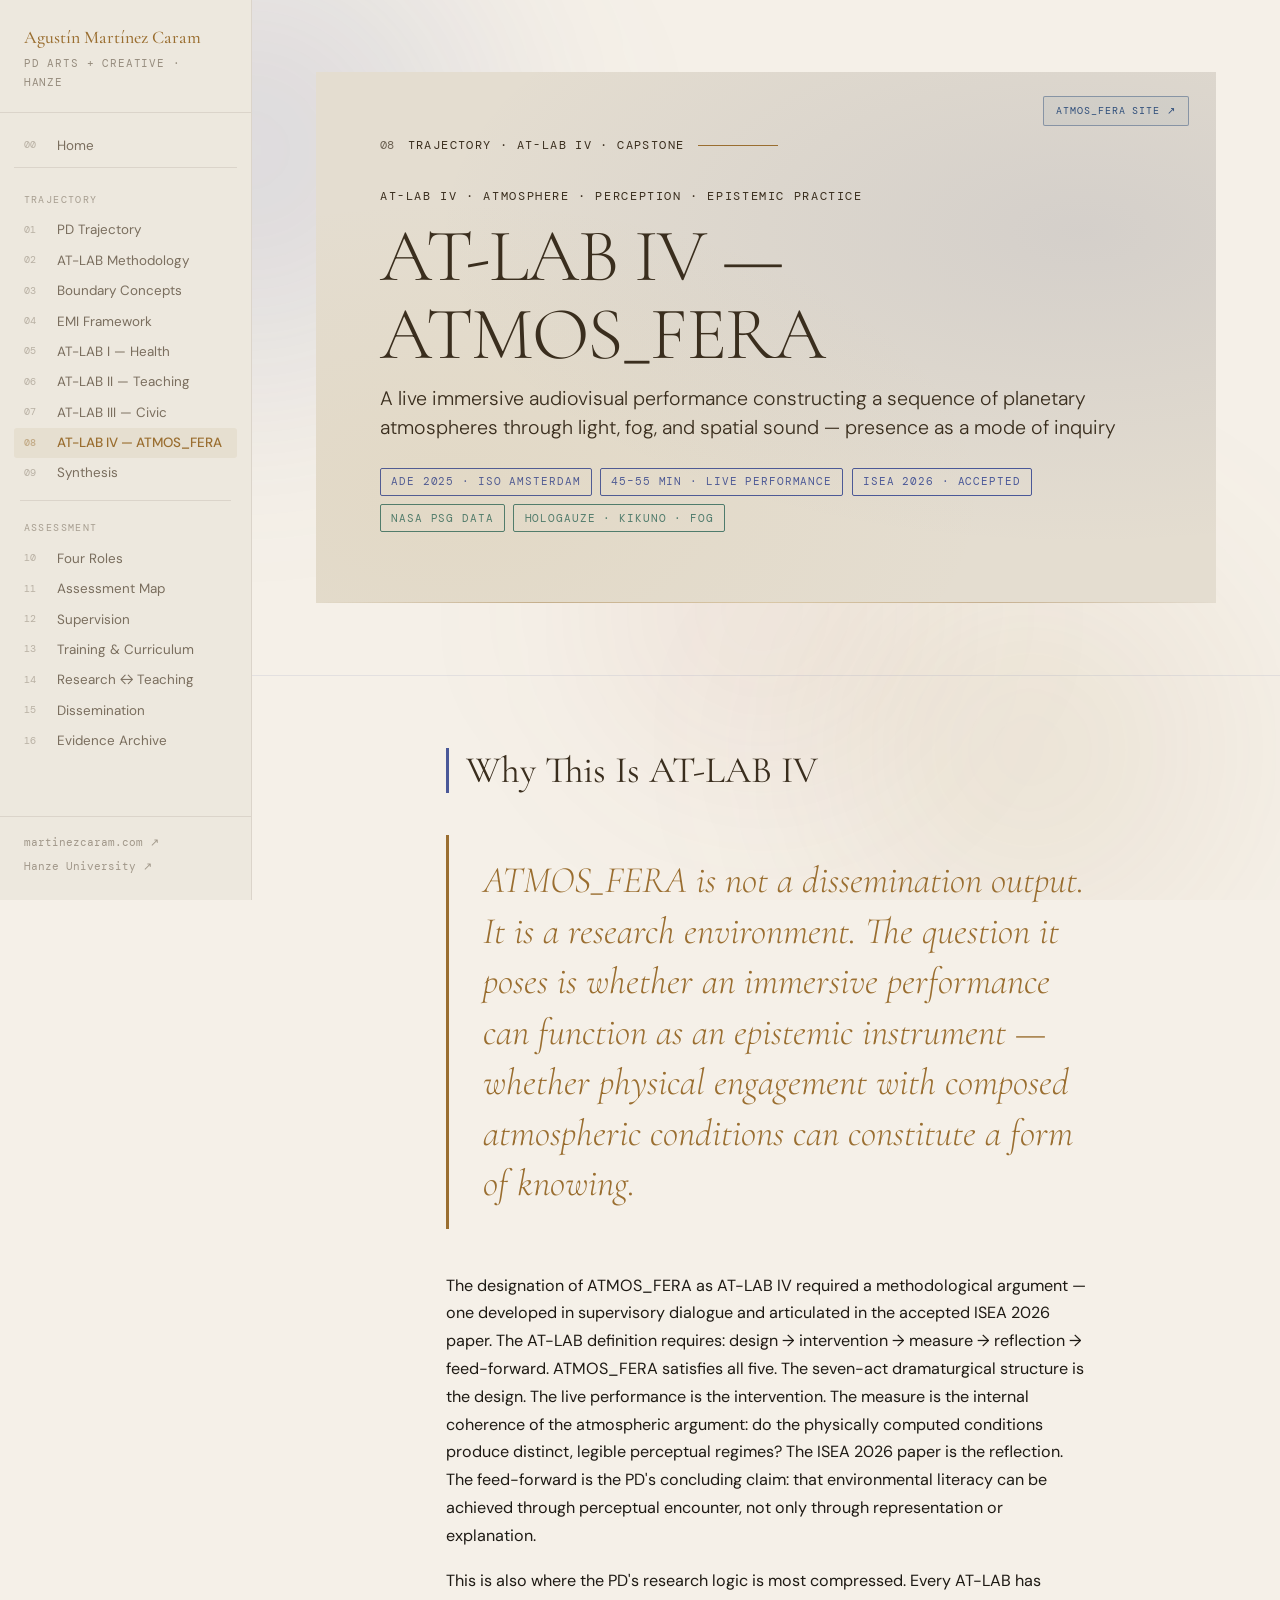
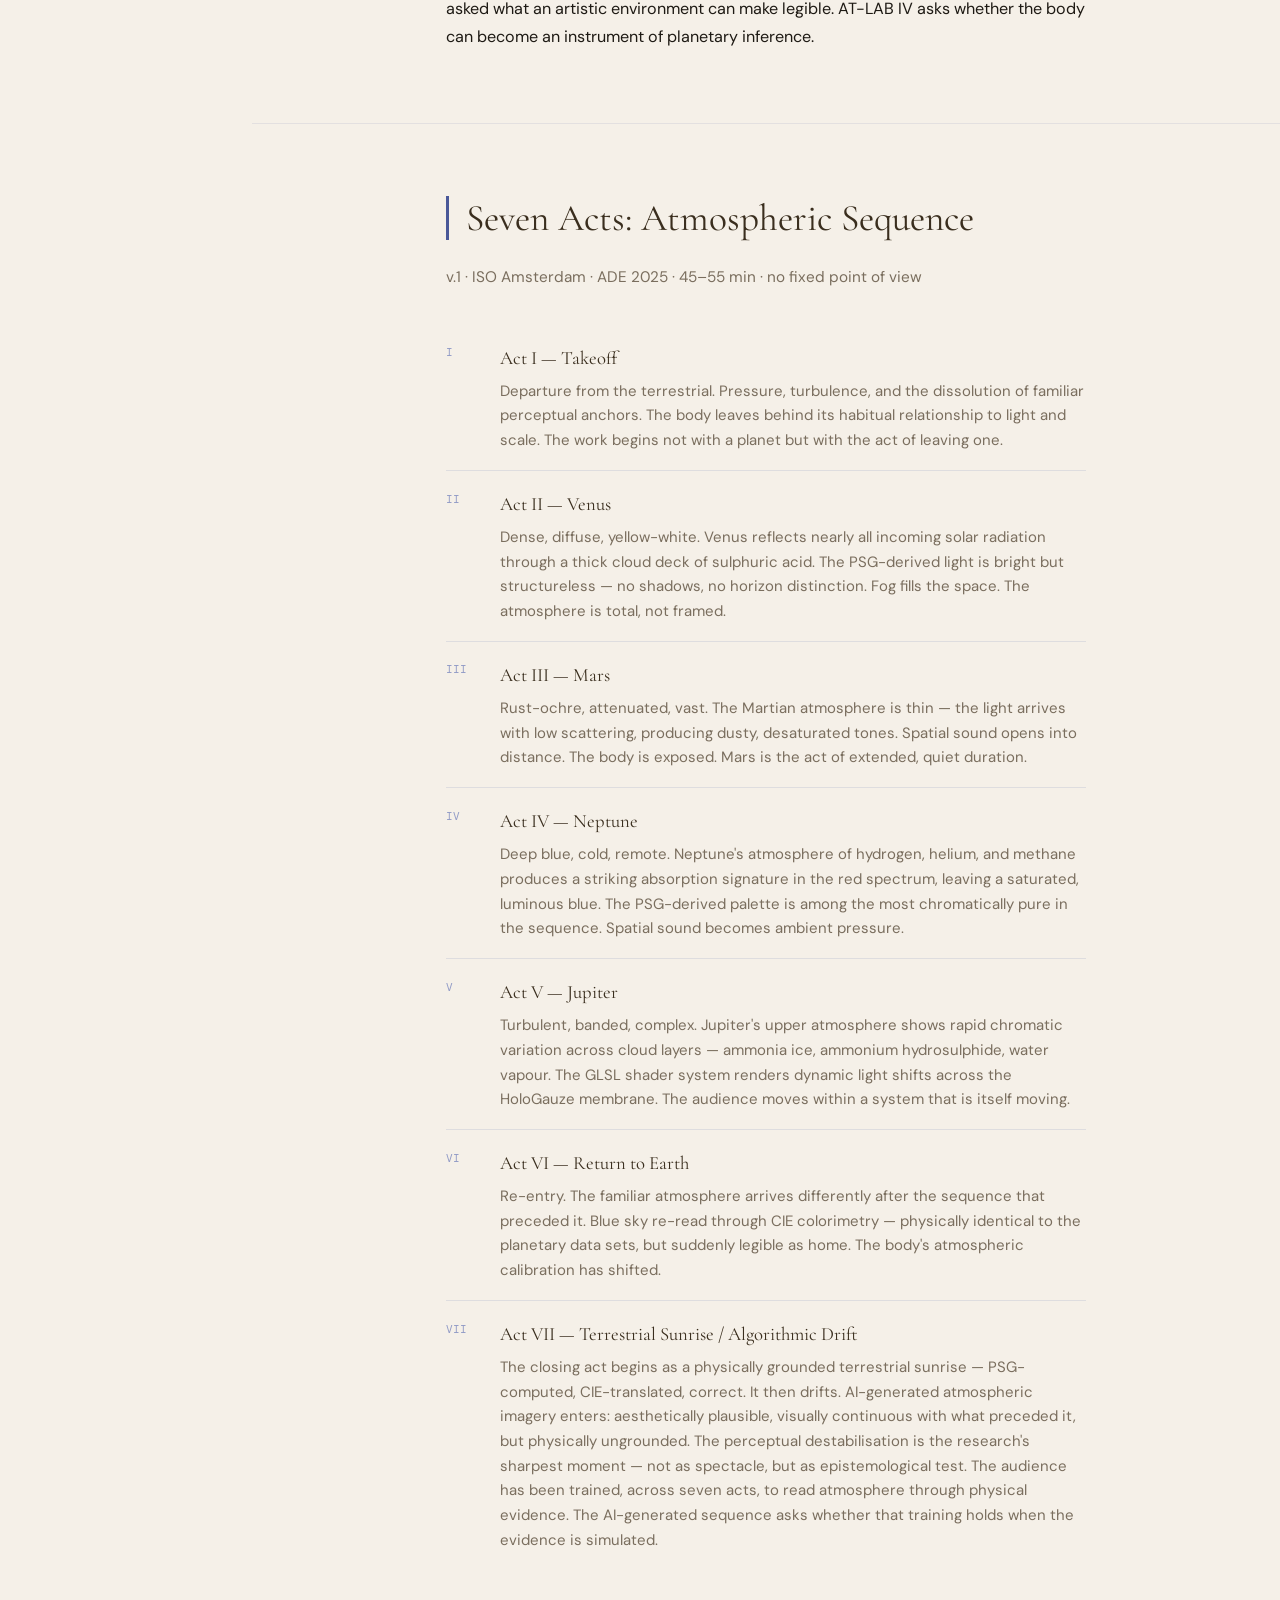
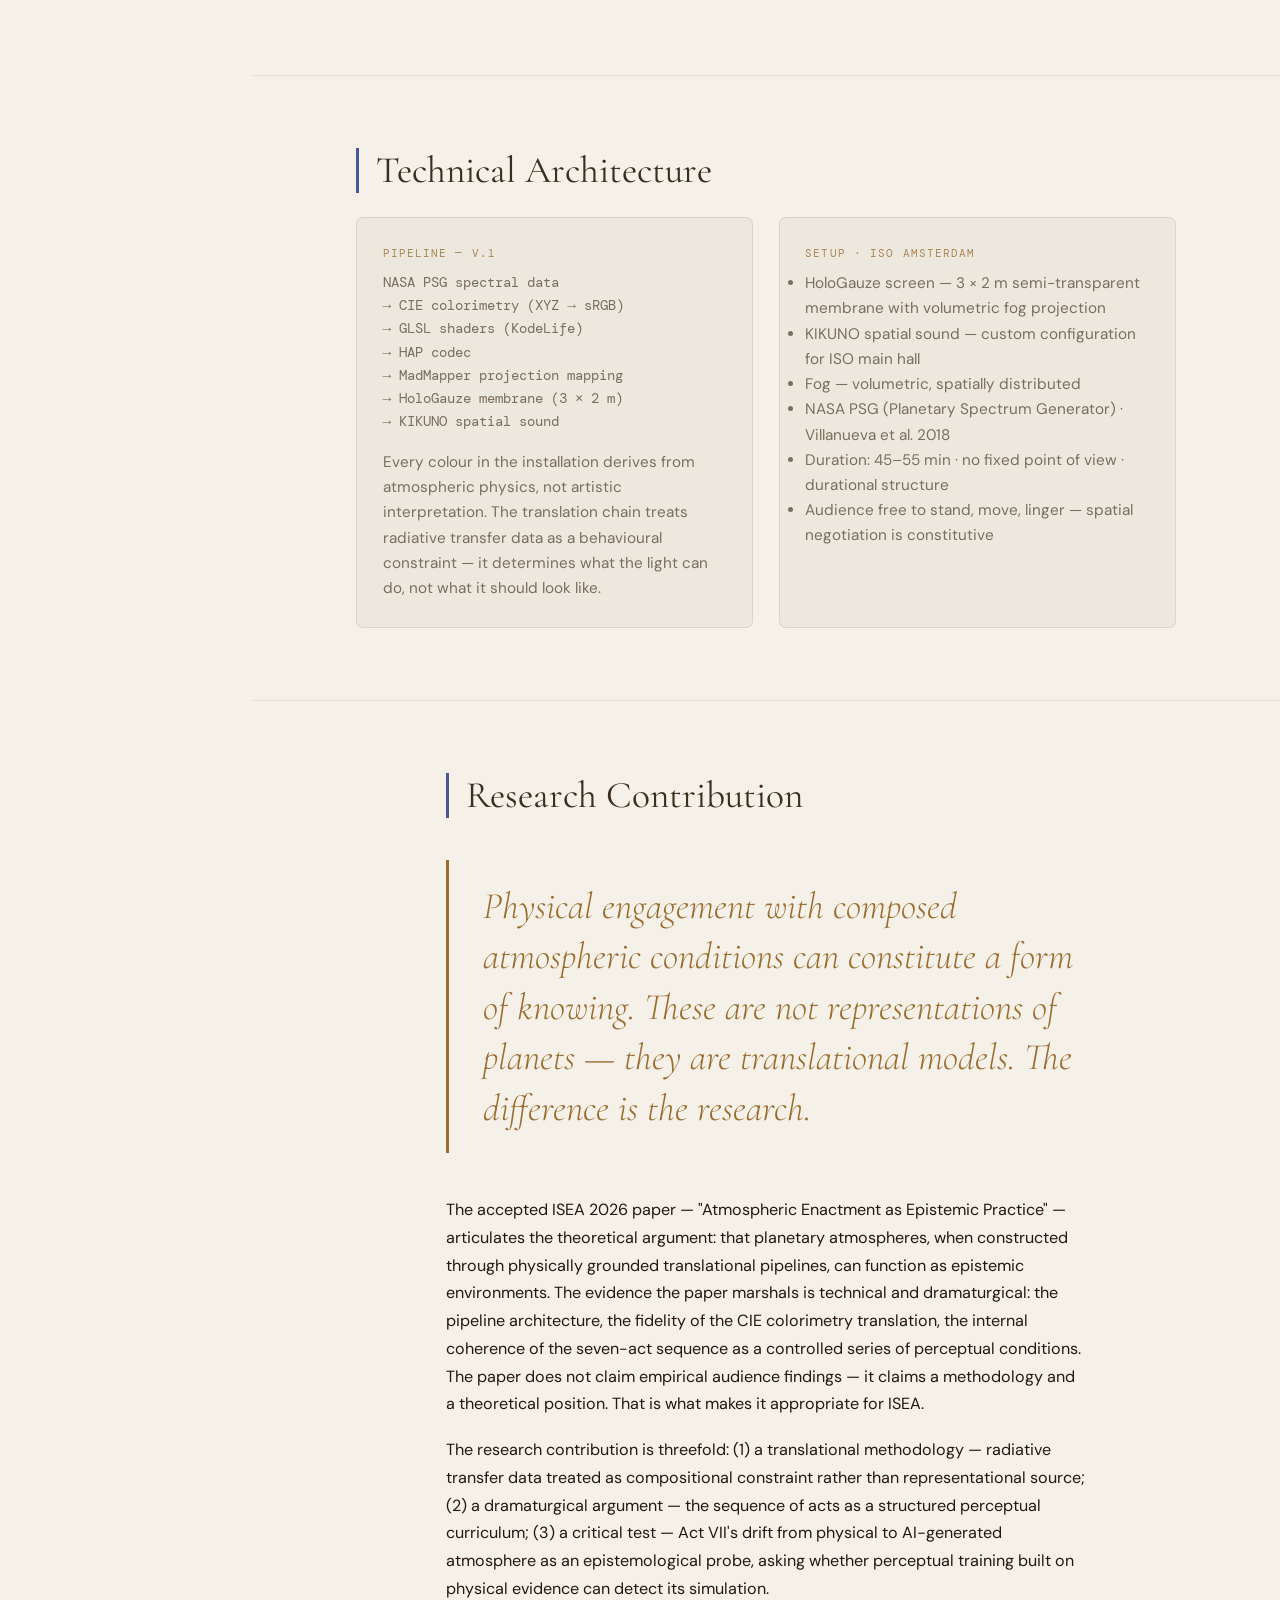
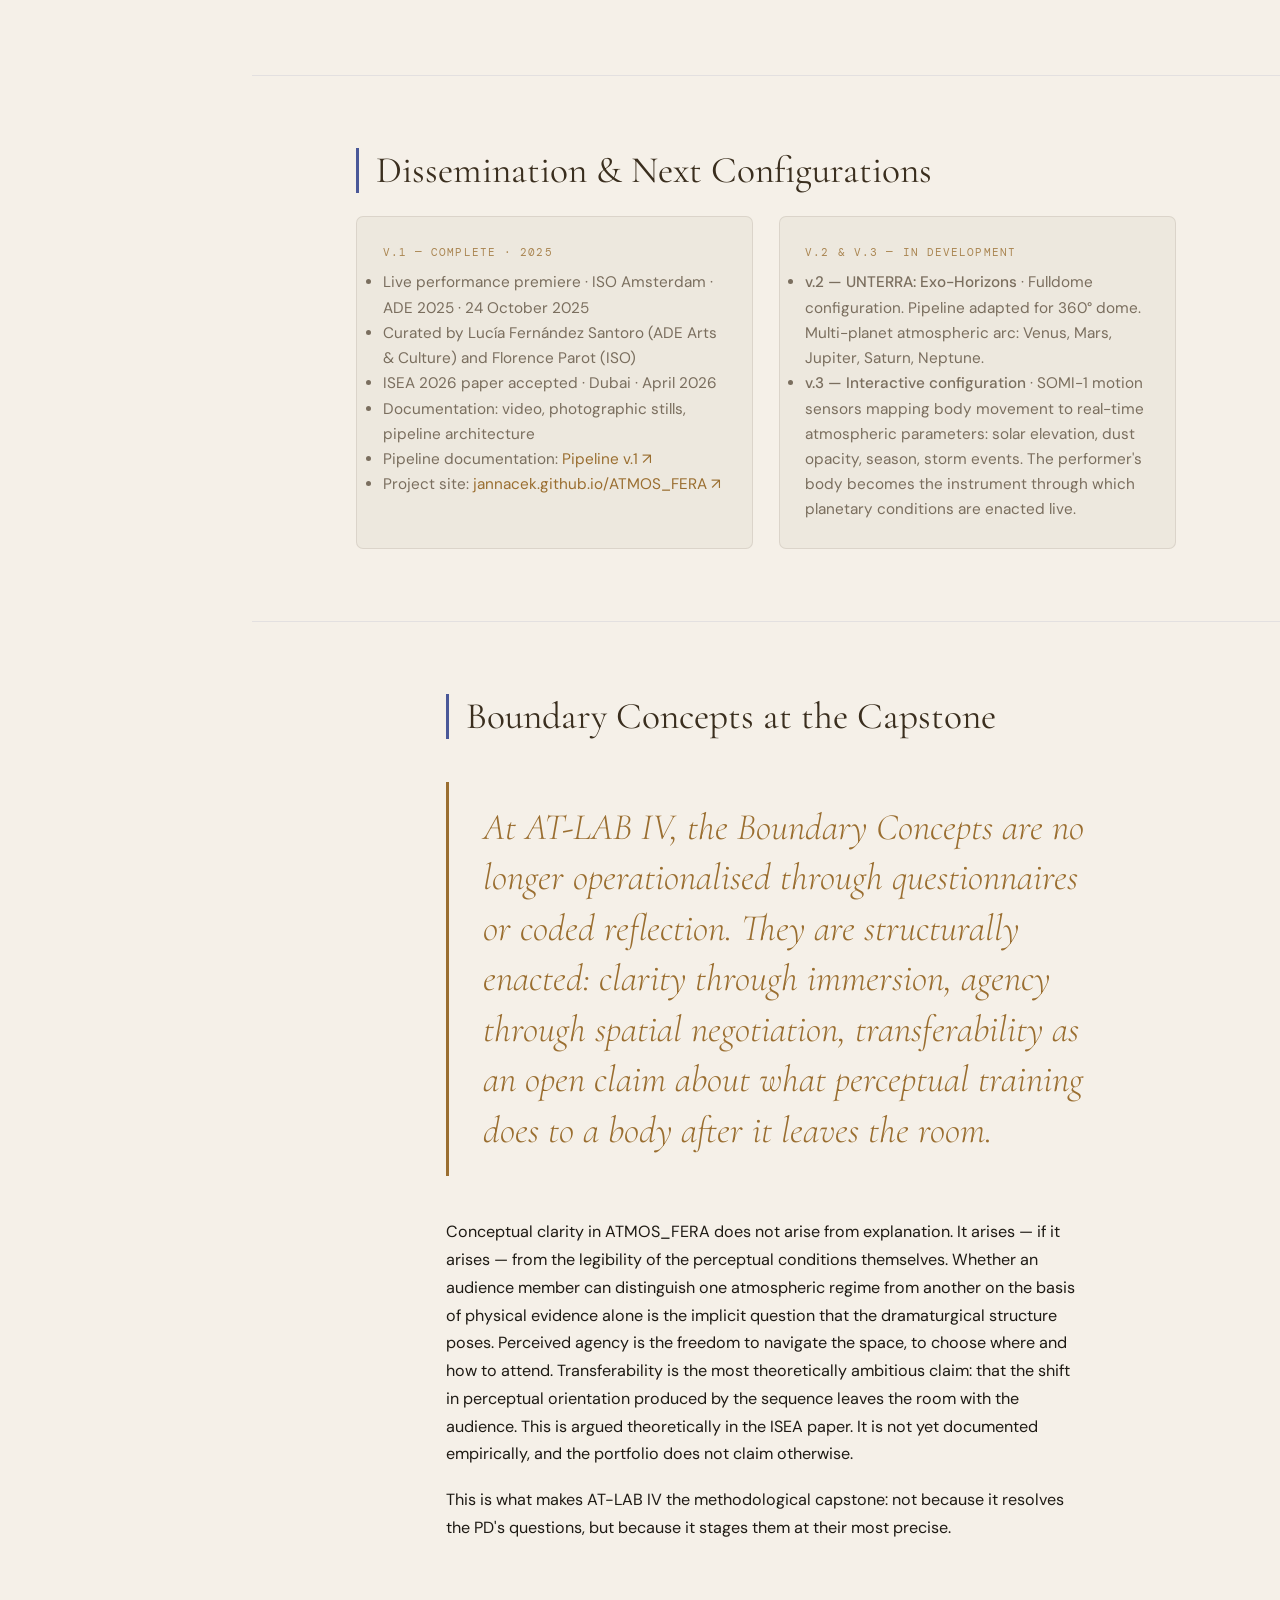
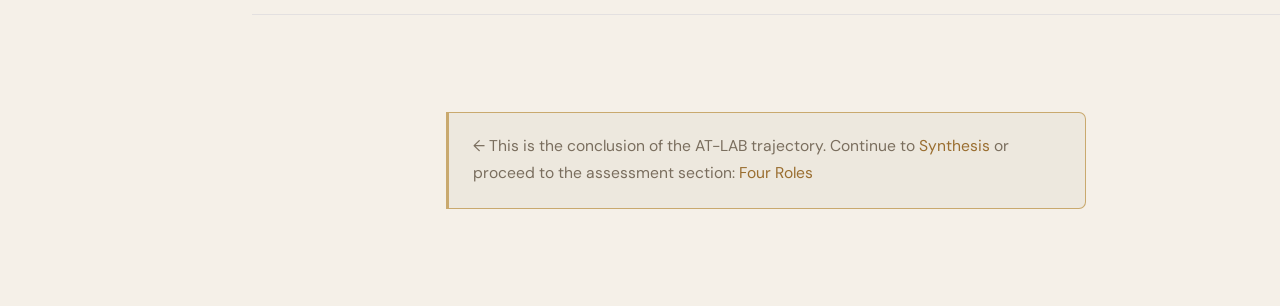
<file: lab-4-atmosfera.html>
<!DOCTYPE html>
<html lang="en">
<head>
  <meta charset="UTF-8">
  <meta name="viewport" content="width=device-width, initial-scale=1.0">
  <title>AT-LAB IV — ATMOS_FERA — Agustín Martínez Caram PD</title>
  <link rel="preconnect" href="https://fonts.googleapis.com">
  <link rel="preconnect" href="https://fonts.gstatic.com" crossorigin>
  <link href="https://fonts.googleapis.com/css2?family=Cormorant+Garamond:ital,wght@0,300;0,400;0,500;0,600;1,300;1,400;1,500&family=DM+Mono:wght@300;400&family=DM+Sans:ital,wght@0,300;0,400;0,500;1,400&display=swap" rel="stylesheet">
  <link rel="stylesheet" href="css/tokens.css">
  <link rel="stylesheet" href="css/layout.css">
  <link rel="stylesheet" href="css/components.css">
  <link rel="stylesheet" href="css/animations.css">
  <link rel="stylesheet" href="css/print.css" media="print">
</head>
<body data-lab="4">
  <div class="atmos-bg" aria-hidden="true">
    <div class="atmos-orb atmos-orb-1"></div>
    <div class="atmos-orb atmos-orb-2"></div>
    <div class="atmos-orb atmos-orb-3"></div>
    <div class="atmos-orb atmos-orb-4"></div>
  </div>
  <button class="hamburger" id="menuToggle" aria-label="Toggle menu"><span></span><span></span><span></span></button>
  <div class="sidebar-overlay"></div>
  <aside id="sidebar">
    <div class="sb-header">
      <div class="sb-name">Agustín Martínez Caram</div>
      <div class="sb-programme">PD Arts + Creative · Hanze</div>
    </div>
    <nav>
      <a href="index.html"             class="nav-link nav-link-home"><span class="nav-num">00</span>Home</a>
      <div class="nav-group">
        <div class="nav-group-label">Trajectory</div>
        <a href="trajectory.html"        class="nav-link"><span class="nav-num">01</span>PD Trajectory</a>
        <a href="methodology.html"       class="nav-link"><span class="nav-num">02</span>AT-LAB Methodology</a>
        <a href="boundary-concepts.html" class="nav-link"><span class="nav-num">03</span>Boundary Concepts</a>
        <a href="emi.html"               class="nav-link"><span class="nav-num">04</span>EMI Framework</a>
        <a href="lab-1-health.html"      class="nav-link"><span class="nav-num">05</span>AT-LAB I — Health</a>
        <a href="lab-2-teaching.html"    class="nav-link"><span class="nav-num">06</span>AT-LAB II — Teaching</a>
        <a href="lab-3-civic.html"       class="nav-link"><span class="nav-num">07</span>AT-LAB III — Civic</a>
        <a href="lab-4-atmosfera.html"   class="nav-link"><span class="nav-num">08</span>AT-LAB IV — ATMOS_FERA</a>
        <a href="synthesis.html"         class="nav-link"><span class="nav-num">09</span>Synthesis</a>
      </div>
      <div class="nav-divider"></div>
      <div class="nav-group">
        <div class="nav-group-label">Assessment</div>
        <a href="roles.html"             class="nav-link"><span class="nav-num">10</span>Four Roles</a>
        <a href="assessment-map.html"    class="nav-link"><span class="nav-num">11</span>Assessment Map</a>
        <a href="supervision.html"       class="nav-link"><span class="nav-num">12</span>Supervision</a>
        <a href="training.html"          class="nav-link"><span class="nav-num">13</span>Training &amp; Curriculum</a>
        <a href="research-teaching.html" class="nav-link"><span class="nav-num">14</span>Research ↔ Teaching</a>
        <a href="dissemination.html"     class="nav-link"><span class="nav-num">15</span>Dissemination</a>
        <a href="evidence.html"          class="nav-link"><span class="nav-num">16</span>Evidence Archive</a>
      </div>
    </nav>
    <div class="sb-footer">
      <a href="https://martinezcaram.com" target="_blank" rel="noopener">martinezcaram.com ↗</a>
      <a href="https://www.hanze.nl" target="_blank" rel="noopener">Hanze University ↗</a>
    </div>
  </aside>

  <main id="main">

    <!-- HERO -->
    <article class="page-section">
      <header class="page-hero">
        <div class="hero-ext-links">
          <a href="https://jannacek.github.io/ATMOS_FERA/" target="_blank" rel="noopener" class="hero-ext-btn">ATMOS_FERA Site ↗</a>
        </div>
        <div class="sec-label">
          <span class="sec-label-num">08</span>
          <span class="sec-label-text">Trajectory · AT-LAB IV · Capstone</span>
          <span class="sec-label-line"></span>
        </div>
        <div class="eyebrow">AT-LAB IV · Atmosphere · Perception · Epistemic Practice</div>
        <h1 class="page-title">AT-LAB IV —<br>ATMOS_FERA</h1>
        <p class="page-subtitle">A live immersive audiovisual performance constructing a sequence of planetary atmospheres through light, fog, and spatial sound — presence as a mode of inquiry</p>
        <div class="badge-row" style="margin-top:1.5rem">
          <span class="badge badge-lab4">ADE 2025 · ISO Amsterdam</span>
          <span class="badge badge-lab4">45–55 min · Live Performance</span>
          <span class="badge badge-lab4">ISEA 2026 · Accepted</span>
          <span class="badge badge-accent">NASA PSG Data</span>
          <span class="badge badge-accent">HoloGauze · KIKUNO · Fog</span>
        </div>
      </header>
    </article>

    <!-- WHY THIS IS AT-LAB IV -->
    <article class="page-section">
      <div class="section-inner content-narrow">
        <h2>Why This Is AT-LAB IV</h2>
        <div class="pull-quote">ATMOS_FERA is not a dissemination output. It is a research environment. The question it poses is whether an immersive performance can function as an epistemic instrument — whether physical engagement with composed atmospheric conditions can constitute a form of knowing.</div>
        <p>The designation of ATMOS_FERA as AT-LAB IV required a methodological argument — one developed in supervisory dialogue and articulated in the accepted ISEA 2026 paper. The AT-LAB definition requires: design → intervention → measure → reflection → feed-forward. ATMOS_FERA satisfies all five. The seven-act dramaturgical structure is the design. The live performance is the intervention. The measure is the internal coherence of the atmospheric argument: do the physically computed conditions produce distinct, legible perceptual regimes? The ISEA 2026 paper is the reflection. The feed-forward is the PD's concluding claim: that environmental literacy can be achieved through perceptual encounter, not only through representation or explanation.</p>
        <p>This is also where the PD's research logic is most compressed. Every AT-LAB has asked what an artistic environment can make legible. AT-LAB IV asks whether the body can become an instrument of planetary inference.</p>
      </div>
    </article>

    <!-- SEVEN ACTS -->
    <article class="page-section">
      <div class="section-inner content-narrow">
        <h2>Seven Acts: Atmospheric Sequence</h2>
        <p style="color:var(--ink-muted); font-size:0.9rem; margin-bottom:2rem;">v.1 · ISO Amsterdam · ADE 2025 · 45–55 min · no fixed point of view</p>
        <div class="act-timeline">

          <div class="act-item reveal">
            <div class="act-num">I</div>
            <div>
              <div class="act-name">Act I — Takeoff</div>
              <div class="act-desc">Departure from the terrestrial. Pressure, turbulence, and the dissolution of familiar perceptual anchors. The body leaves behind its habitual relationship to light and scale. The work begins not with a planet but with the act of leaving one.</div>
            </div>
          </div>

          <div class="act-item reveal">
            <div class="act-num">II</div>
            <div>
              <div class="act-name">Act II — Venus</div>
              <div class="act-desc">Dense, diffuse, yellow-white. Venus reflects nearly all incoming solar radiation through a thick cloud deck of sulphuric acid. The PSG-derived light is bright but structureless — no shadows, no horizon distinction. Fog fills the space. The atmosphere is total, not framed.</div>
            </div>
          </div>

          <div class="act-item reveal">
            <div class="act-num">III</div>
            <div>
              <div class="act-name">Act III — Mars</div>
              <div class="act-desc">Rust-ochre, attenuated, vast. The Martian atmosphere is thin — the light arrives with low scattering, producing dusty, desaturated tones. Spatial sound opens into distance. The body is exposed. Mars is the act of extended, quiet duration.</div>
            </div>
          </div>

          <div class="act-item reveal">
            <div class="act-num">IV</div>
            <div>
              <div class="act-name">Act IV — Neptune</div>
              <div class="act-desc">Deep blue, cold, remote. Neptune's atmosphere of hydrogen, helium, and methane produces a striking absorption signature in the red spectrum, leaving a saturated, luminous blue. The PSG-derived palette is among the most chromatically pure in the sequence. Spatial sound becomes ambient pressure.</div>
            </div>
          </div>

          <div class="act-item reveal">
            <div class="act-num">V</div>
            <div>
              <div class="act-name">Act V — Jupiter</div>
              <div class="act-desc">Turbulent, banded, complex. Jupiter's upper atmosphere shows rapid chromatic variation across cloud layers — ammonia ice, ammonium hydrosulphide, water vapour. The GLSL shader system renders dynamic light shifts across the HoloGauze membrane. The audience moves within a system that is itself moving.</div>
            </div>
          </div>

          <div class="act-item reveal">
            <div class="act-num">VI</div>
            <div>
              <div class="act-name">Act VI — Return to Earth</div>
              <div class="act-desc">Re-entry. The familiar atmosphere arrives differently after the sequence that preceded it. Blue sky re-read through CIE colorimetry — physically identical to the planetary data sets, but suddenly legible as home. The body's atmospheric calibration has shifted.</div>
            </div>
          </div>

          <div class="act-item reveal">
            <div class="act-num">VII</div>
            <div>
              <div class="act-name">Act VII — Terrestrial Sunrise / Algorithmic Drift</div>
              <div class="act-desc">The closing act begins as a physically grounded terrestrial sunrise — PSG-computed, CIE-translated, correct. It then drifts. AI-generated atmospheric imagery enters: aesthetically plausible, visually continuous with what preceded it, but physically ungrounded. The perceptual destabilisation is the research's sharpest moment — not as spectacle, but as epistemological test. The audience has been trained, across seven acts, to read atmosphere through physical evidence. The AI-generated sequence asks whether that training holds when the evidence is simulated.</div>
            </div>
          </div>

        </div>
      </div>
    </article>

    <!-- TECHNICAL ARCHITECTURE -->
    <article class="page-section">
      <div class="section-inner">
        <h2>Technical Architecture</h2>
        <div class="grid-2">
          <div class="card">
            <div class="card-label">Pipeline — v.1</div>
            <div class="card-body">
              <p style="font-size:0.85rem; font-family:var(--mono); color:var(--ink-muted); margin-bottom:1rem; line-height:1.6;">
                NASA PSG spectral data<br>
                → CIE colorimetry (XYZ → sRGB)<br>
                → GLSL shaders (KodeLife)<br>
                → HAP codec<br>
                → MadMapper projection mapping<br>
                → HoloGauze membrane (3 × 2 m)<br>
                → KIKUNO spatial sound
              </p>
              <p>Every colour in the installation derives from atmospheric physics, not artistic interpretation. The translation chain treats radiative transfer data as a behavioural constraint — it determines what the light can do, not what it should look like.</p>
            </div>
          </div>
          <div class="card">
            <div class="card-label">Setup · ISO Amsterdam</div>
            <div class="card-body">
              <ul>
                <li>HoloGauze screen — 3 × 2 m semi-transparent membrane with volumetric fog projection</li>
                <li>KIKUNO spatial sound — custom configuration for ISO main hall</li>
                <li>Fog — volumetric, spatially distributed</li>
                <li>NASA PSG (Planetary Spectrum Generator) · Villanueva et al. 2018</li>
                <li>Duration: 45–55 min · no fixed point of view · durational structure</li>
                <li>Audience free to stand, move, linger — spatial negotiation is constitutive</li>
              </ul>
            </div>
          </div>
        </div>
      </div>
    </article>

    <!-- RESEARCH CONTRIBUTION -->
    <article class="page-section">
      <div class="section-inner content-narrow">
        <h2>Research Contribution</h2>
        <div class="pull-quote">Physical engagement with composed atmospheric conditions can constitute a form of knowing. These are not representations of planets — they are translational models. The difference is the research.</div>
        <p>The accepted ISEA 2026 paper — "Atmospheric Enactment as Epistemic Practice" — articulates the theoretical argument: that planetary atmospheres, when constructed through physically grounded translational pipelines, can function as epistemic environments. The evidence the paper marshals is technical and dramaturgical: the pipeline architecture, the fidelity of the CIE colorimetry translation, the internal coherence of the seven-act sequence as a controlled series of perceptual conditions. The paper does not claim empirical audience findings — it claims a methodology and a theoretical position. That is what makes it appropriate for ISEA.</p>
        <p>The research contribution is threefold: (1) a translational methodology — radiative transfer data treated as compositional constraint rather than representational source; (2) a dramaturgical argument — the sequence of acts as a structured perceptual curriculum; (3) a critical test — Act VII's drift from physical to AI-generated atmosphere as an epistemological probe, asking whether perceptual training built on physical evidence can detect its simulation.</p>
      </div>
    </article>

    <!-- DISSEMINATION -->
    <article class="page-section">
      <div class="section-inner">
        <h2>Dissemination &amp; Next Configurations</h2>
        <div class="grid-2">
          <div class="card">
            <div class="card-label">v.1 — Complete · 2025</div>
            <div class="card-body">
              <ul>
                <li>Live performance premiere · ISO Amsterdam · ADE 2025 · 24 October 2025</li>
                <li>Curated by Lucía Fernández Santoro (ADE Arts &amp; Culture) and Florence Parot (ISO)</li>
                <li>ISEA 2026 paper accepted · Dubai · April 2026</li>
                <li>Documentation: video, photographic stills, pipeline architecture</li>
                <li>Pipeline documentation: <a href="https://jannacek.github.io/atmos_fera_pipelinev1/" target="_blank" rel="noopener">Pipeline v.1 ↗</a></li>
                <li>Project site: <a href="https://jannacek.github.io/ATMOS_FERA/" target="_blank" rel="noopener">jannacek.github.io/ATMOS_FERA ↗</a></li>
              </ul>
            </div>
          </div>
          <div class="card">
            <div class="card-label">v.2 &amp; v.3 — In development</div>
            <div class="card-body">
              <ul>
                <li><strong>v.2 — UNTERRA: Exo-Horizons</strong> · Fulldome configuration. Pipeline adapted for 360° dome. Multi-planet atmospheric arc: Venus, Mars, Jupiter, Saturn, Neptune.</li>
                <li><strong>v.3 — Interactive configuration</strong> · SOMI-1 motion sensors mapping body movement to real-time atmospheric parameters: solar elevation, dust opacity, season, storm events. The performer's body becomes the instrument through which planetary conditions are enacted live.</li>
              </ul>
            </div>
          </div>
        </div>
      </div>
    </article>

    <!-- BOUNDARY CONCEPTS AT THE CAPSTONE -->
    <article class="page-section">
      <div class="section-inner content-narrow">
        <h2>Boundary Concepts at the Capstone</h2>
        <div class="pull-quote">At AT-LAB IV, the Boundary Concepts are no longer operationalised through questionnaires or coded reflection. They are structurally enacted: clarity through immersion, agency through spatial negotiation, transferability as an open claim about what perceptual training does to a body after it leaves the room.</div>
        <p>Conceptual clarity in ATMOS_FERA does not arise from explanation. It arises — if it arises — from the legibility of the perceptual conditions themselves. Whether an audience member can distinguish one atmospheric regime from another on the basis of physical evidence alone is the implicit question that the dramaturgical structure poses. Perceived agency is the freedom to navigate the space, to choose where and how to attend. Transferability is the most theoretically ambitious claim: that the shift in perceptual orientation produced by the sequence leaves the room with the audience. This is argued theoretically in the ISEA paper. It is not yet documented empirically, and the portfolio does not claim otherwise.</p>
        <p>This is what makes AT-LAB IV the methodological capstone: not because it resolves the PD's questions, but because it stages them at their most precise.</p>
      </div>
    </article>

    <!-- NAVIGATION CALLOUT -->
    <article class="page-section">
      <div class="section-inner content-narrow">
        <div class="callout" style="border-color: var(--gold-lt);">
          <p>← This is the conclusion of the AT-LAB trajectory. Continue to <a href="synthesis.html">Synthesis</a> or proceed to the assessment section: <a href="roles.html">Four Roles</a></p>
        </div>
      </div>
    </article>

  </main>
  <script src="js/nav.js"></script>
  <script src="js/animations.js"></script>
</body>
</html>
</file>
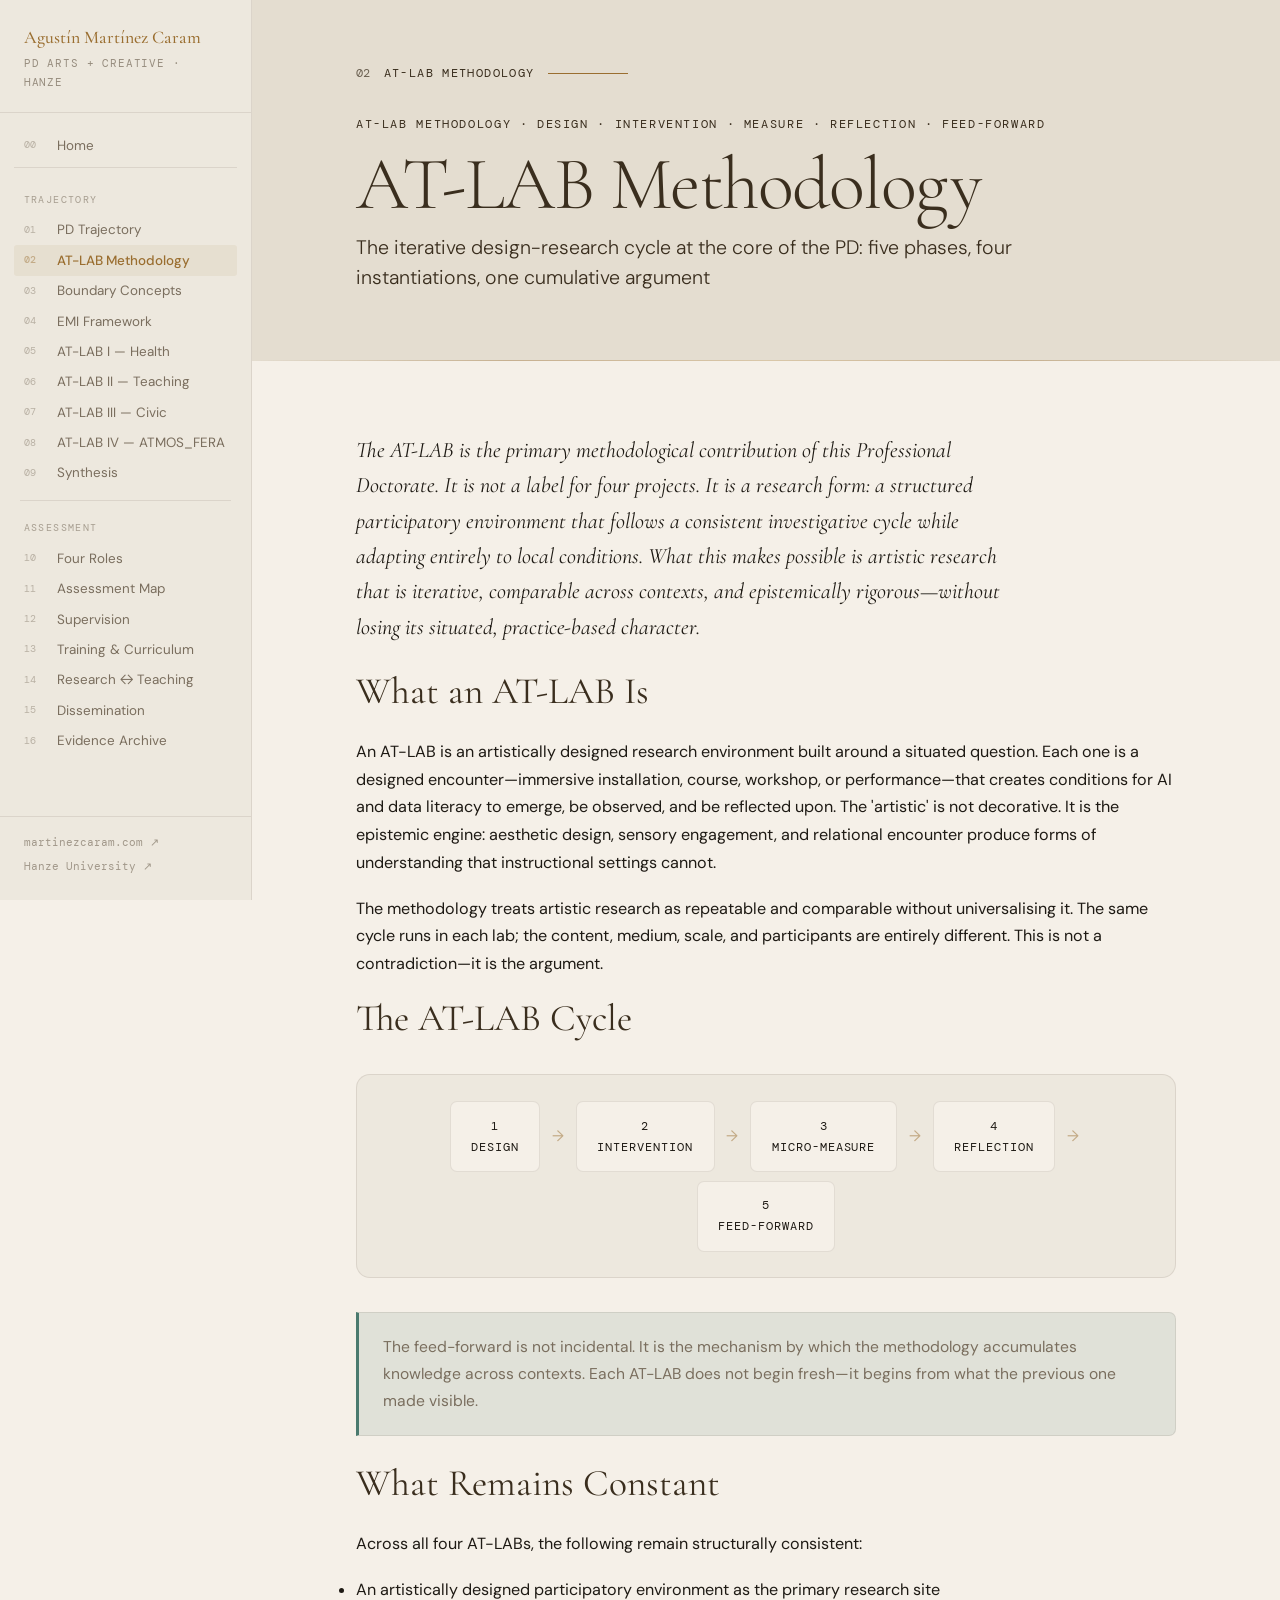
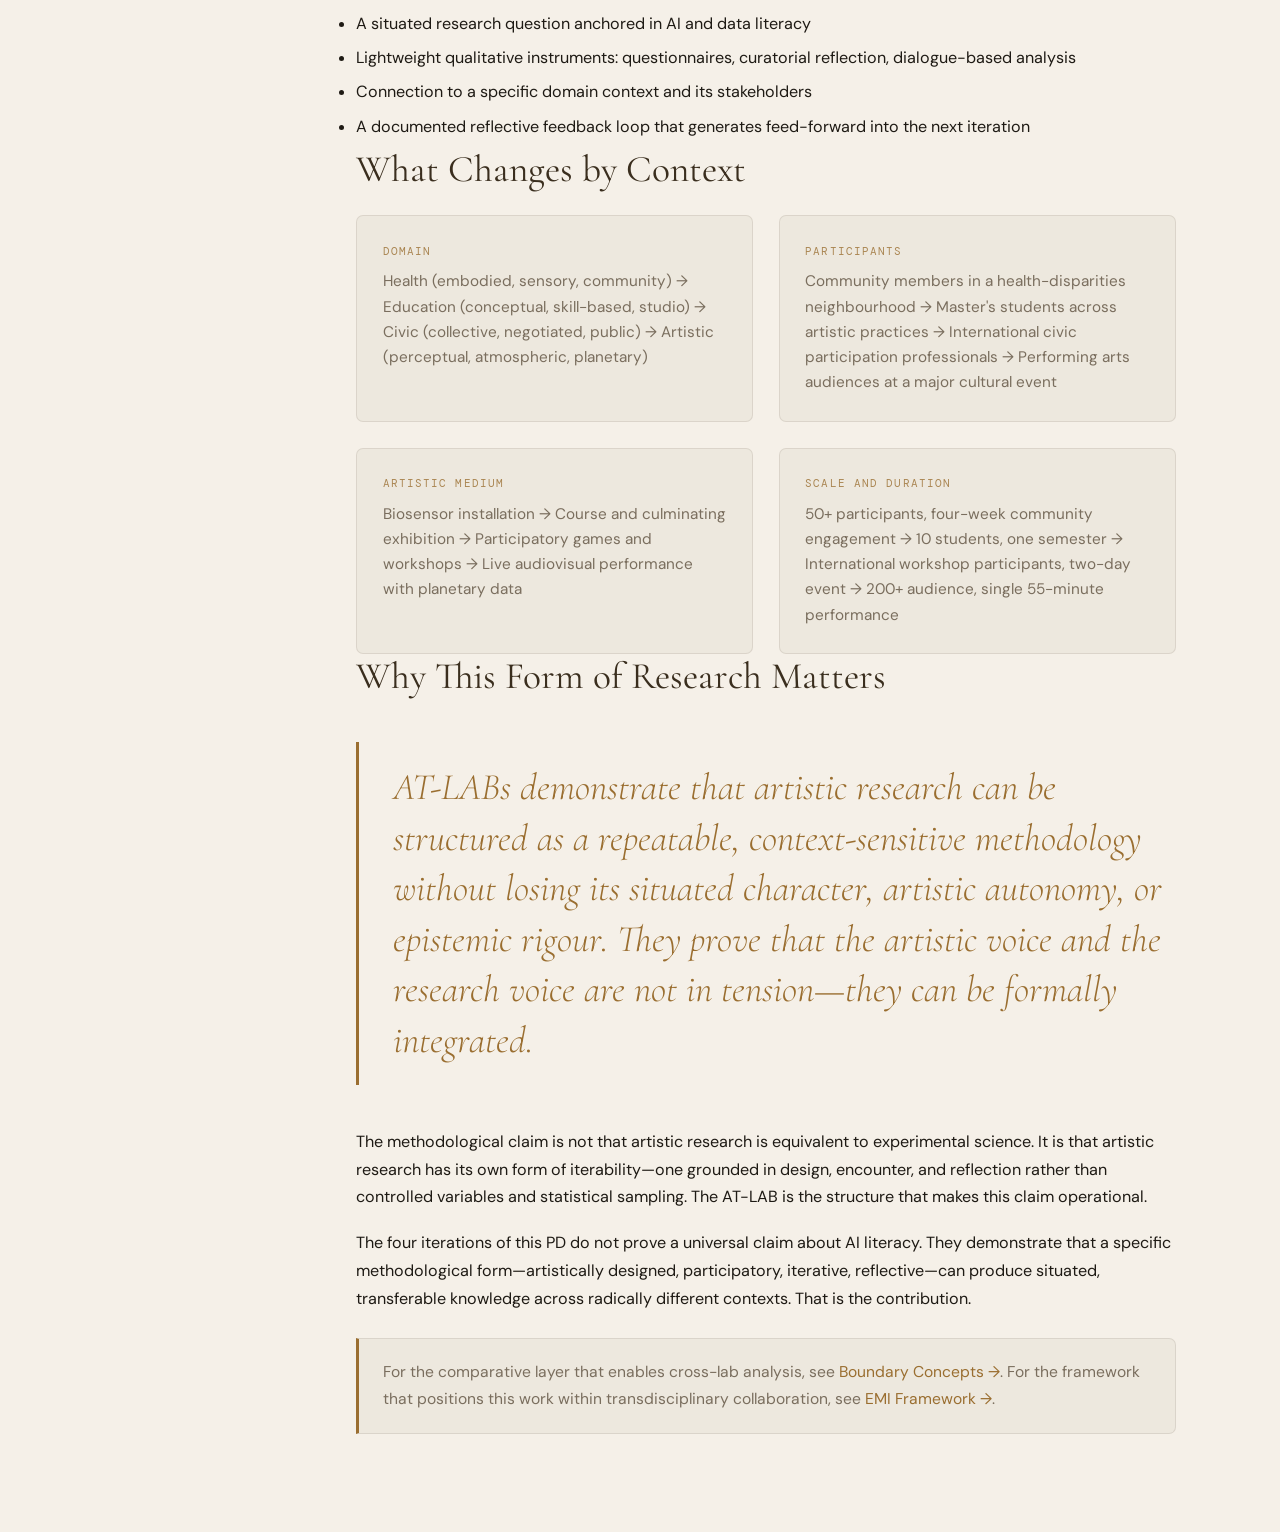
<file: methodology.html>
<!DOCTYPE html>
<html lang="en">
<head>
  <meta charset="UTF-8">
  <meta name="viewport" content="width=device-width, initial-scale=1.0">
  <title>AT-LAB Methodology — Agustín Martínez Caram PD</title>
  <link rel="preconnect" href="https://fonts.googleapis.com">
  <link rel="preconnect" href="https://fonts.gstatic.com" crossorigin>
  <link href="https://fonts.googleapis.com/css2?family=Cormorant+Garamond:ital,wght@0,300;0,400;0,500;0,600;1,300;1,400;1,500&family=DM+Mono:wght@300;400&family=DM+Sans:ital,wght@0,300;0,400;0,500;1,400&display=swap" rel="stylesheet">
  <link rel="stylesheet" href="css/tokens.css">
  <link rel="stylesheet" href="css/layout.css">
  <link rel="stylesheet" href="css/components.css">
  <link rel="stylesheet" href="css/animations.css">
  <link rel="stylesheet" href="css/print.css" media="print">
</head>
<body>

  <button class="hamburger" id="menuToggle" aria-label="Toggle menu">
    <span></span><span></span><span></span>
  </button>
  <div class="sidebar-overlay"></div>

  <aside id="sidebar">
    <div class="sb-header">
      <div class="sb-name">Agustín Martínez Caram</div>
      <div class="sb-programme">PD Arts + Creative · Hanze</div>
    </div>
    <nav>
      <a href="index.html"             class="nav-link nav-link-home"><span class="nav-num">00</span>Home</a>
      <div class="nav-group">
        <div class="nav-group-label">Trajectory</div>
        <a href="trajectory.html"        class="nav-link"><span class="nav-num">01</span>PD Trajectory</a>
        <a href="methodology.html"       class="nav-link"><span class="nav-num">02</span>AT-LAB Methodology</a>
        <a href="boundary-concepts.html" class="nav-link"><span class="nav-num">03</span>Boundary Concepts</a>
        <a href="emi.html"               class="nav-link"><span class="nav-num">04</span>EMI Framework</a>
        <a href="lab-1-health.html"      class="nav-link"><span class="nav-num">05</span>AT-LAB I — Health</a>
        <a href="lab-2-teaching.html"    class="nav-link"><span class="nav-num">06</span>AT-LAB II — Teaching</a>
        <a href="lab-3-civic.html"       class="nav-link"><span class="nav-num">07</span>AT-LAB III — Civic</a>
        <a href="lab-4-atmosfera.html"   class="nav-link"><span class="nav-num">08</span>AT-LAB IV — ATMOS_FERA</a>
        <a href="synthesis.html"         class="nav-link"><span class="nav-num">09</span>Synthesis</a>
      </div>
      <div class="nav-divider"></div>
      <div class="nav-group">
        <div class="nav-group-label">Assessment</div>
        <a href="roles.html"             class="nav-link"><span class="nav-num">10</span>Four Roles</a>
        <a href="assessment-map.html"    class="nav-link"><span class="nav-num">11</span>Assessment Map</a>
        <a href="supervision.html"       class="nav-link"><span class="nav-num">12</span>Supervision</a>
        <a href="training.html"          class="nav-link"><span class="nav-num">13</span>Training &amp; Curriculum</a>
        <a href="research-teaching.html" class="nav-link"><span class="nav-num">14</span>Research ↔ Teaching</a>
        <a href="dissemination.html"     class="nav-link"><span class="nav-num">15</span>Dissemination</a>
        <a href="evidence.html"          class="nav-link"><span class="nav-num">16</span>Evidence Archive</a>
      </div>
    </nav>
      <div class="sb-footer">
      <a href="https://martinezcaram.com" target="_blank" rel="noopener">martinezcaram.com ↗</a>
      <a href="https://www.hanze.nl" target="_blank" rel="noopener">Hanze University ↗</a>
    </div>
  </aside>

  <main id="main">
    <section class="page-hero">
      <div class="section-inner">
        <div class="sec-label">
          <div class="sec-label-num">02</div>
          <div class="sec-label-text">AT-LAB Methodology</div>
          <div class="sec-label-line"></div>
        </div>

        <div class="eyebrow">AT-LAB methodology · design · intervention · measure · reflection · feed-forward</div>

        <h1 class="page-title">AT-LAB Methodology</h1>

        <h2 class="page-subtitle">The iterative design-research cycle at the core of the PD: five phases, four instantiations, one cumulative argument</h2>
      </div>
    </section>

    <section class="page-section">
      <div class="section-inner">
        <p class="lead">The AT-LAB is the primary methodological contribution of this Professional Doctorate. It is not a label for four projects. It is a research form: a structured participatory environment that follows a consistent investigative cycle while adapting entirely to local conditions. What this makes possible is artistic research that is iterative, comparable across contexts, and epistemically rigorous—without losing its situated, practice-based character.</p>

        <!-- What an AT-LAB Is -->
        <h2>What an AT-LAB Is</h2>

        <p class="body-text">An AT-LAB is an artistically designed research environment built around a situated question. Each one is a designed encounter—immersive installation, course, workshop, or performance—that creates conditions for AI and data literacy to emerge, be observed, and be reflected upon. The 'artistic' is not decorative. It is the epistemic engine: aesthetic design, sensory engagement, and relational encounter produce forms of understanding that instructional settings cannot.</p>

        <p class="body-text">The methodology treats artistic research as repeatable and comparable without universalising it. The same cycle runs in each lab; the content, medium, scale, and participants are entirely different. This is not a contradiction—it is the argument.</p>

        <!-- The AT-LAB Cycle -->
        <h2>The AT-LAB Cycle</h2>

        <div class="cycle-wrap">
          <div class="cycle-step">
            <div class="cycle-num">1</div>
            <div class="cycle-step-label">Design</div>
          </div>
          <div class="cycle-arrow">→</div>
          <div class="cycle-step">
            <div class="cycle-num">2</div>
            <div class="cycle-step-label">Intervention</div>
          </div>
          <div class="cycle-arrow">→</div>
          <div class="cycle-step">
            <div class="cycle-num">3</div>
            <div class="cycle-step-label">Micro-measure</div>
          </div>
          <div class="cycle-arrow">→</div>
          <div class="cycle-step">
            <div class="cycle-num">4</div>
            <div class="cycle-step-label">Reflection</div>
          </div>
          <div class="cycle-arrow">→</div>
          <div class="cycle-step">
            <div class="cycle-num">5</div>
            <div class="cycle-step-label">Feed-forward</div>
          </div>
        </div>

        <div class="callout callout-accent">
          <p>The feed-forward is not incidental. It is the mechanism by which the methodology accumulates knowledge across contexts. Each AT-LAB does not begin fresh—it begins from what the previous one made visible.</p>
        </div>

        <!-- What Remains Constant -->
        <h2>What Remains Constant</h2>

        <p class="body-text">Across all four AT-LABs, the following remain structurally consistent:</p>

        <ul class="body-text">
          <li>An artistically designed participatory environment as the primary research site</li>
          <li>A situated research question anchored in AI and data literacy</li>
          <li>Lightweight qualitative instruments: questionnaires, curatorial reflection, dialogue-based analysis</li>
          <li>Connection to a specific domain context and its stakeholders</li>
          <li>A documented reflective feedback loop that generates feed-forward into the next iteration</li>
        </ul>

        <!-- What Changes by Context -->
        <h2>What Changes by Context</h2>

        <div class="grid-2 reveal-stagger">
          <div class="card reveal">
            <div class="card-label">Domain</div>
            <div class="card-body">Health (embodied, sensory, community) → Education (conceptual, skill-based, studio) → Civic (collective, negotiated, public) → Artistic (perceptual, atmospheric, planetary)</div>
          </div>

          <div class="card reveal">
            <div class="card-label">Participants</div>
            <div class="card-body">Community members in a health-disparities neighbourhood → Master's students across artistic practices → International civic participation professionals → Performing arts audiences at a major cultural event</div>
          </div>

          <div class="card reveal">
            <div class="card-label">Artistic Medium</div>
            <div class="card-body">Biosensor installation → Course and culminating exhibition → Participatory games and workshops → Live audiovisual performance with planetary data</div>
          </div>

          <div class="card reveal">
            <div class="card-label">Scale and Duration</div>
            <div class="card-body">50+ participants, four-week community engagement → 10 students, one semester → International workshop participants, two-day event → 200+ audience, single 55-minute performance</div>
          </div>
        </div>

        <!-- Why This Form of Research Matters -->
        <h2>Why This Form of Research Matters</h2>

        <div class="pull-quote">AT-LABs demonstrate that artistic research can be structured as a repeatable, context-sensitive methodology without losing its situated character, artistic autonomy, or epistemic rigour. They prove that the artistic voice and the research voice are not in tension—they can be formally integrated.</div>

        <p class="body-text">The methodological claim is not that artistic research is equivalent to experimental science. It is that artistic research has its own form of iterability—one grounded in design, encounter, and reflection rather than controlled variables and statistical sampling. The AT-LAB is the structure that makes this claim operational.</p>

        <p class="body-text">The four iterations of this PD do not prove a universal claim about AI literacy. They demonstrate that a specific methodological form—artistically designed, participatory, iterative, reflective—can produce situated, transferable knowledge across radically different contexts. That is the contribution.</p>

        <div class="callout">
          <p>For the comparative layer that enables cross-lab analysis, see <a href="boundary-concepts.html">Boundary Concepts →</a>. For the framework that positions this work within transdisciplinary collaboration, see <a href="emi.html">EMI Framework →</a>.</p>
        </div>

      </div>
    </section>
  </main>

  <script src="js/nav.js"></script>
  <script src="js/animations.js"></script>
</body>
</html>
</file>
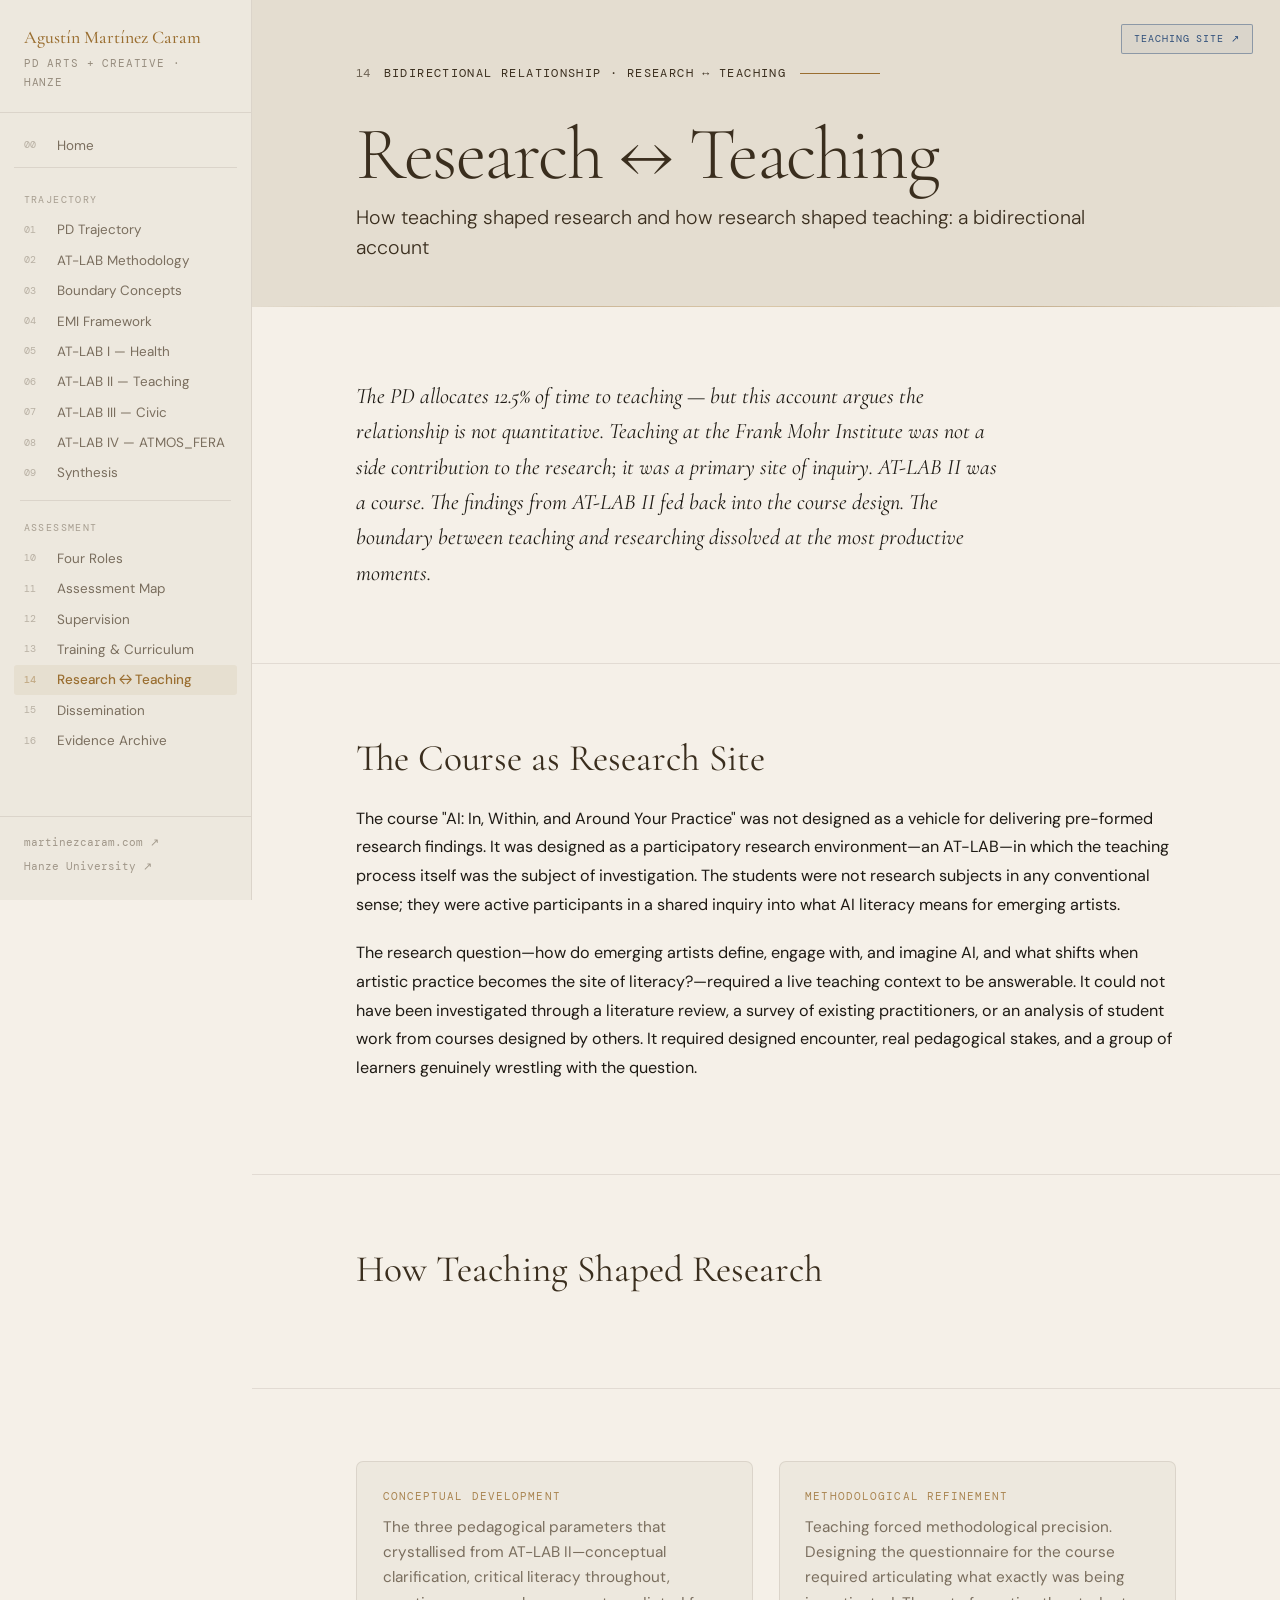
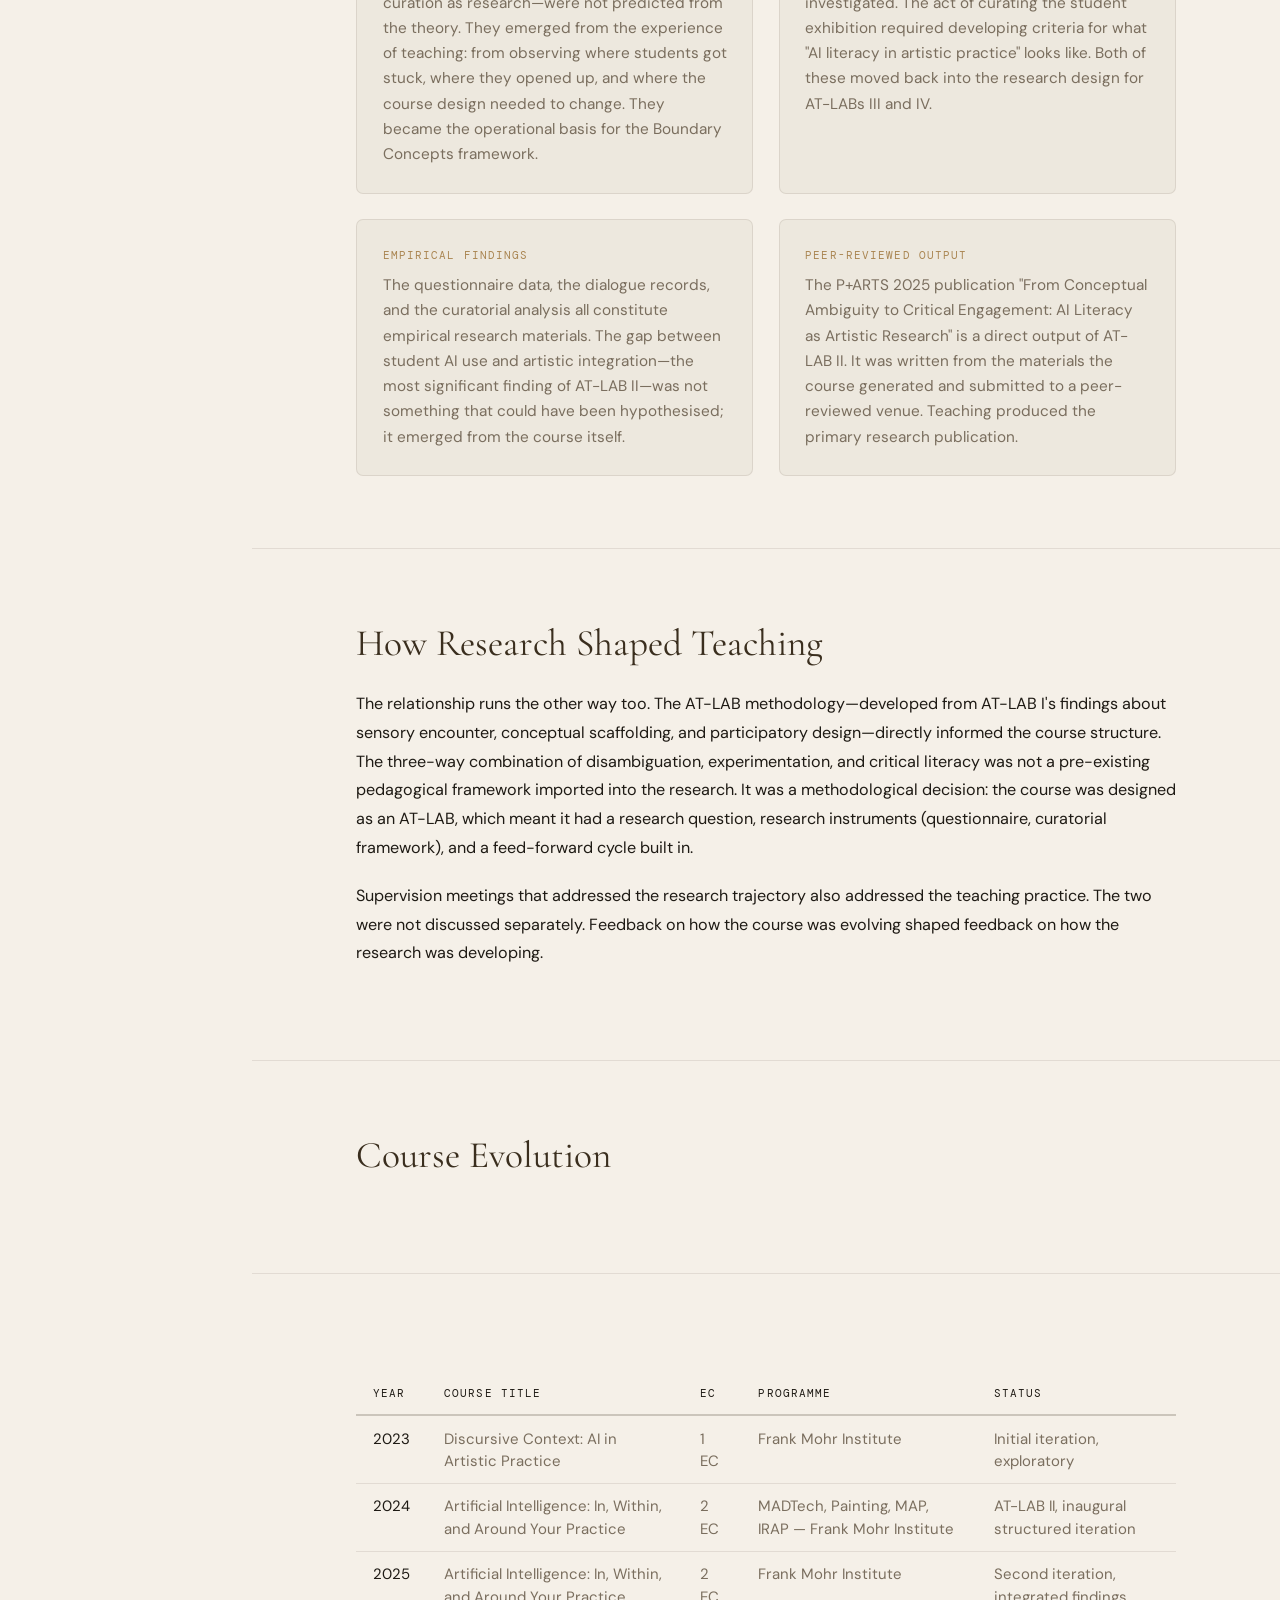
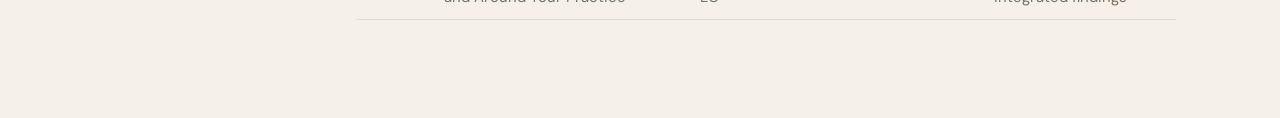
<file: research-teaching.html>
<!DOCTYPE html>
<html lang="en">
<head>
  <meta charset="UTF-8">
  <meta name="viewport" content="width=device-width, initial-scale=1.0">
  <title>Research ↔ Teaching — Agustín Martínez Caram PD</title>
  <link rel="preconnect" href="https://fonts.googleapis.com">
  <link rel="preconnect" href="https://fonts.gstatic.com" crossorigin>
  <link href="https://fonts.googleapis.com/css2?family=Cormorant+Garamond:ital,wght@0,300;0,400;0,500;0,600;1,300;1,400;1,500&family=DM+Mono:wght@300;400&family=DM+Sans:ital,wght@0,300;0,400;0,500;1,400&display=swap" rel="stylesheet">
  <link rel="stylesheet" href="css/tokens.css">
  <link rel="stylesheet" href="css/layout.css">
  <link rel="stylesheet" href="css/components.css">
  <link rel="stylesheet" href="css/animations.css">
  <link rel="stylesheet" href="css/print.css" media="print">
</head>
<body>
  <button class="hamburger" id="menuToggle" aria-label="Toggle menu"><span></span><span></span><span></span></button>
  <div class="sidebar-overlay"></div>
  <aside id="sidebar">
    <div class="sb-header">
      <div class="sb-name">Agustín Martínez Caram</div>
      <div class="sb-programme">PD Arts + Creative · Hanze</div>
    </div>
    <nav>
      <a href="index.html"             class="nav-link nav-link-home"><span class="nav-num">00</span>Home</a>
      <div class="nav-group">
        <div class="nav-group-label">Trajectory</div>
        <a href="trajectory.html"        class="nav-link"><span class="nav-num">01</span>PD Trajectory</a>
        <a href="methodology.html"       class="nav-link"><span class="nav-num">02</span>AT-LAB Methodology</a>
        <a href="boundary-concepts.html" class="nav-link"><span class="nav-num">03</span>Boundary Concepts</a>
        <a href="emi.html"               class="nav-link"><span class="nav-num">04</span>EMI Framework</a>
        <a href="lab-1-health.html"      class="nav-link"><span class="nav-num">05</span>AT-LAB I — Health</a>
        <a href="lab-2-teaching.html"    class="nav-link"><span class="nav-num">06</span>AT-LAB II — Teaching</a>
        <a href="lab-3-civic.html"       class="nav-link"><span class="nav-num">07</span>AT-LAB III — Civic</a>
        <a href="lab-4-atmosfera.html"   class="nav-link"><span class="nav-num">08</span>AT-LAB IV — ATMOS_FERA</a>
        <a href="synthesis.html"         class="nav-link"><span class="nav-num">09</span>Synthesis</a>
      </div>
      <div class="nav-divider"></div>
      <div class="nav-group">
        <div class="nav-group-label">Assessment</div>
        <a href="roles.html"             class="nav-link"><span class="nav-num">10</span>Four Roles</a>
        <a href="assessment-map.html"    class="nav-link"><span class="nav-num">11</span>Assessment Map</a>
        <a href="supervision.html"       class="nav-link"><span class="nav-num">12</span>Supervision</a>
        <a href="training.html"          class="nav-link"><span class="nav-num">13</span>Training &amp; Curriculum</a>
        <a href="research-teaching.html" class="nav-link"><span class="nav-num">14</span>Research ↔ Teaching</a>
        <a href="dissemination.html"     class="nav-link"><span class="nav-num">15</span>Dissemination</a>
        <a href="evidence.html"          class="nav-link"><span class="nav-num">16</span>Evidence Archive</a>
      </div>
    </nav>
      <div class="sb-footer">
      <a href="https://martinezcaram.com" target="_blank" rel="noopener">martinezcaram.com ↗</a>
      <a href="https://www.hanze.nl" target="_blank" rel="noopener">Hanze University ↗</a>
    </div>
  </aside>

  <main id="main">
    <header class="page-hero">
      <div class="hero-ext-links">
        <a href="https://jannacek.github.io/teaching/" target="_blank" rel="noopener" class="hero-ext-btn">Teaching Site ↗</a>
      </div>
      <div class="section-inner">
        <div class="sec-label">
          <span class="sec-label-num">14</span>
          <span class="sec-label-text">Bidirectional relationship · research ↔ teaching</span>
          <span class="sec-label-line"></span>
        </div>
        <h1 class="page-title">Research ↔ Teaching</h1>
        <p class="page-subtitle">How teaching shaped research and how research shaped teaching: a bidirectional account</p>
      </div>
    </header>

    <div class="page-section">
      <div class="section-inner">
        <p class="lead">The PD allocates 12.5% of time to teaching — but this account argues the relationship is not quantitative. Teaching at the Frank Mohr Institute was not a side contribution to the research; it was a primary site of inquiry. AT-LAB II was a course. The findings from AT-LAB II fed back into the course design. The boundary between teaching and researching dissolved at the most productive moments.</p>
      </div>
    </div>

    <div class="page-section">
      <div class="section-inner">
        <h2>The Course as Research Site</h2>
        <div class="body-text">
          <p>The course "AI: In, Within, and Around Your Practice" was not designed as a vehicle for delivering pre-formed research findings. It was designed as a participatory research environment—an AT-LAB—in which the teaching process itself was the subject of investigation. The students were not research subjects in any conventional sense; they were active participants in a shared inquiry into what AI literacy means for emerging artists.</p>
          <p>The research question—how do emerging artists define, engage with, and imagine AI, and what shifts when artistic practice becomes the site of literacy?—required a live teaching context to be answerable. It could not have been investigated through a literature review, a survey of existing practitioners, or an analysis of student work from courses designed by others. It required designed encounter, real pedagogical stakes, and a group of learners genuinely wrestling with the question.</p>
        </div>
      </div>
    </div>

    <div class="page-section">
      <div class="section-inner">
        <h2>How Teaching Shaped Research</h2>
      </div>
    </div>

    <div class="page-section">
      <div class="section-inner">
        <div class="grid-2 reveal-stagger">
          <div class="card reveal">
            <div class="card-label">Conceptual development</div>
            <div class="card-body">The three pedagogical parameters that crystallised from AT-LAB II—conceptual clarification, critical literacy throughout, curation as research—were not predicted from the theory. They emerged from the experience of teaching: from observing where students got stuck, where they opened up, and where the course design needed to change. They became the operational basis for the Boundary Concepts framework.</div>
          </div>

          <div class="card reveal">
            <div class="card-label">Methodological refinement</div>
            <div class="card-body">Teaching forced methodological precision. Designing the questionnaire for the course required articulating what exactly was being investigated. The act of curating the student exhibition required developing criteria for what "AI literacy in artistic practice" looks like. Both of these moved back into the research design for AT-LABs III and IV.</div>
          </div>

          <div class="card reveal">
            <div class="card-label">Empirical findings</div>
            <div class="card-body">The questionnaire data, the dialogue records, and the curatorial analysis all constitute empirical research materials. The gap between student AI use and artistic integration—the most significant finding of AT-LAB II—was not something that could have been hypothesised; it emerged from the course itself.</div>
          </div>

          <div class="card reveal">
            <div class="card-label">Peer-reviewed output</div>
            <div class="card-body">The P+ARTS 2025 publication "From Conceptual Ambiguity to Critical Engagement: AI Literacy as Artistic Research" is a direct output of AT-LAB II. It was written from the materials the course generated and submitted to a peer-reviewed venue. Teaching produced the primary research publication.</div>
          </div>
        </div>
      </div>
    </div>

    <div class="page-section">
      <div class="section-inner">
        <h2>How Research Shaped Teaching</h2>
        <div class="body-text">
          <p>The relationship runs the other way too. The AT-LAB methodology—developed from AT-LAB I's findings about sensory encounter, conceptual scaffolding, and participatory design—directly informed the course structure. The three-way combination of disambiguation, experimentation, and critical literacy was not a pre-existing pedagogical framework imported into the research. It was a methodological decision: the course was designed as an AT-LAB, which meant it had a research question, research instruments (questionnaire, curatorial framework), and a feed-forward cycle built in.</p>
          <p>Supervision meetings that addressed the research trajectory also addressed the teaching practice. The two were not discussed separately. Feedback on how the course was evolving shaped feedback on how the research was developing.</p>
        </div>
      </div>
    </div>

    <div class="page-section">
      <div class="section-inner">
        <h2>Course Evolution</h2>
      </div>
    </div>

    <div class="page-section">
      <div class="section-inner">
        <table class="data-table">
          <thead>
            <tr>
              <th>Year</th>
              <th>Course Title</th>
              <th>EC</th>
              <th>Programme</th>
              <th>Status</th>
            </tr>
          </thead>
          <tbody>
            <tr>
              <td>2023</td>
              <td>Discursive Context: AI in Artistic Practice</td>
              <td>1 EC</td>
              <td>Frank Mohr Institute</td>
              <td>Initial iteration, exploratory</td>
            </tr>
            <tr>
              <td>2024</td>
              <td>Artificial Intelligence: In, Within, and Around Your Practice</td>
              <td>2 EC</td>
              <td>MADTech, Painting, MAP, IRAP — Frank Mohr Institute</td>
              <td>AT-LAB II, inaugural structured iteration</td>
            </tr>
            <tr>
              <td>2025</td>
              <td>Artificial Intelligence: In, Within, and Around Your Practice</td>
              <td>2 EC</td>
              <td>Frank Mohr Institute</td>
              <td>Second iteration, integrated findings</td>
            </tr>
          </tbody>
        </table>
      </div>
    </div>

  </main>
  <script src="js/nav.js"></script>
  <script src="js/animations.js"></script>
</body>
</html>
</file>
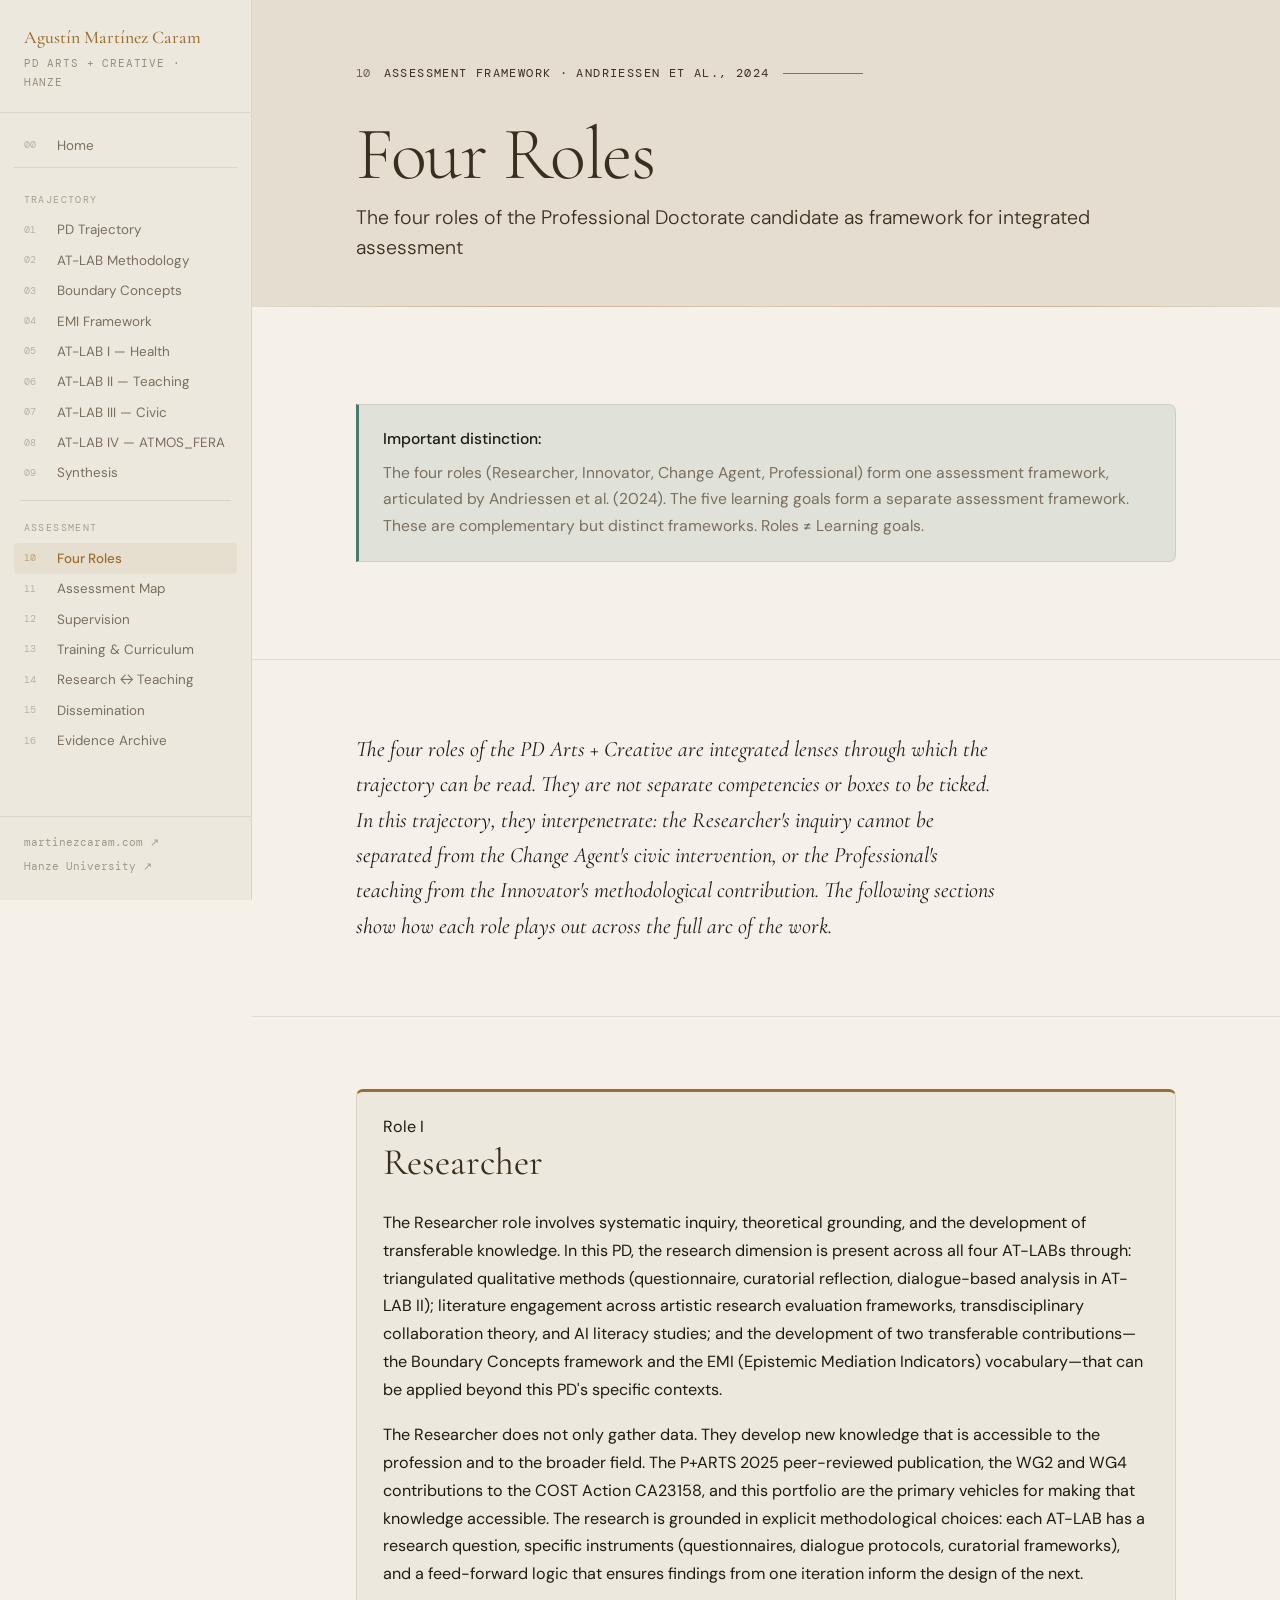
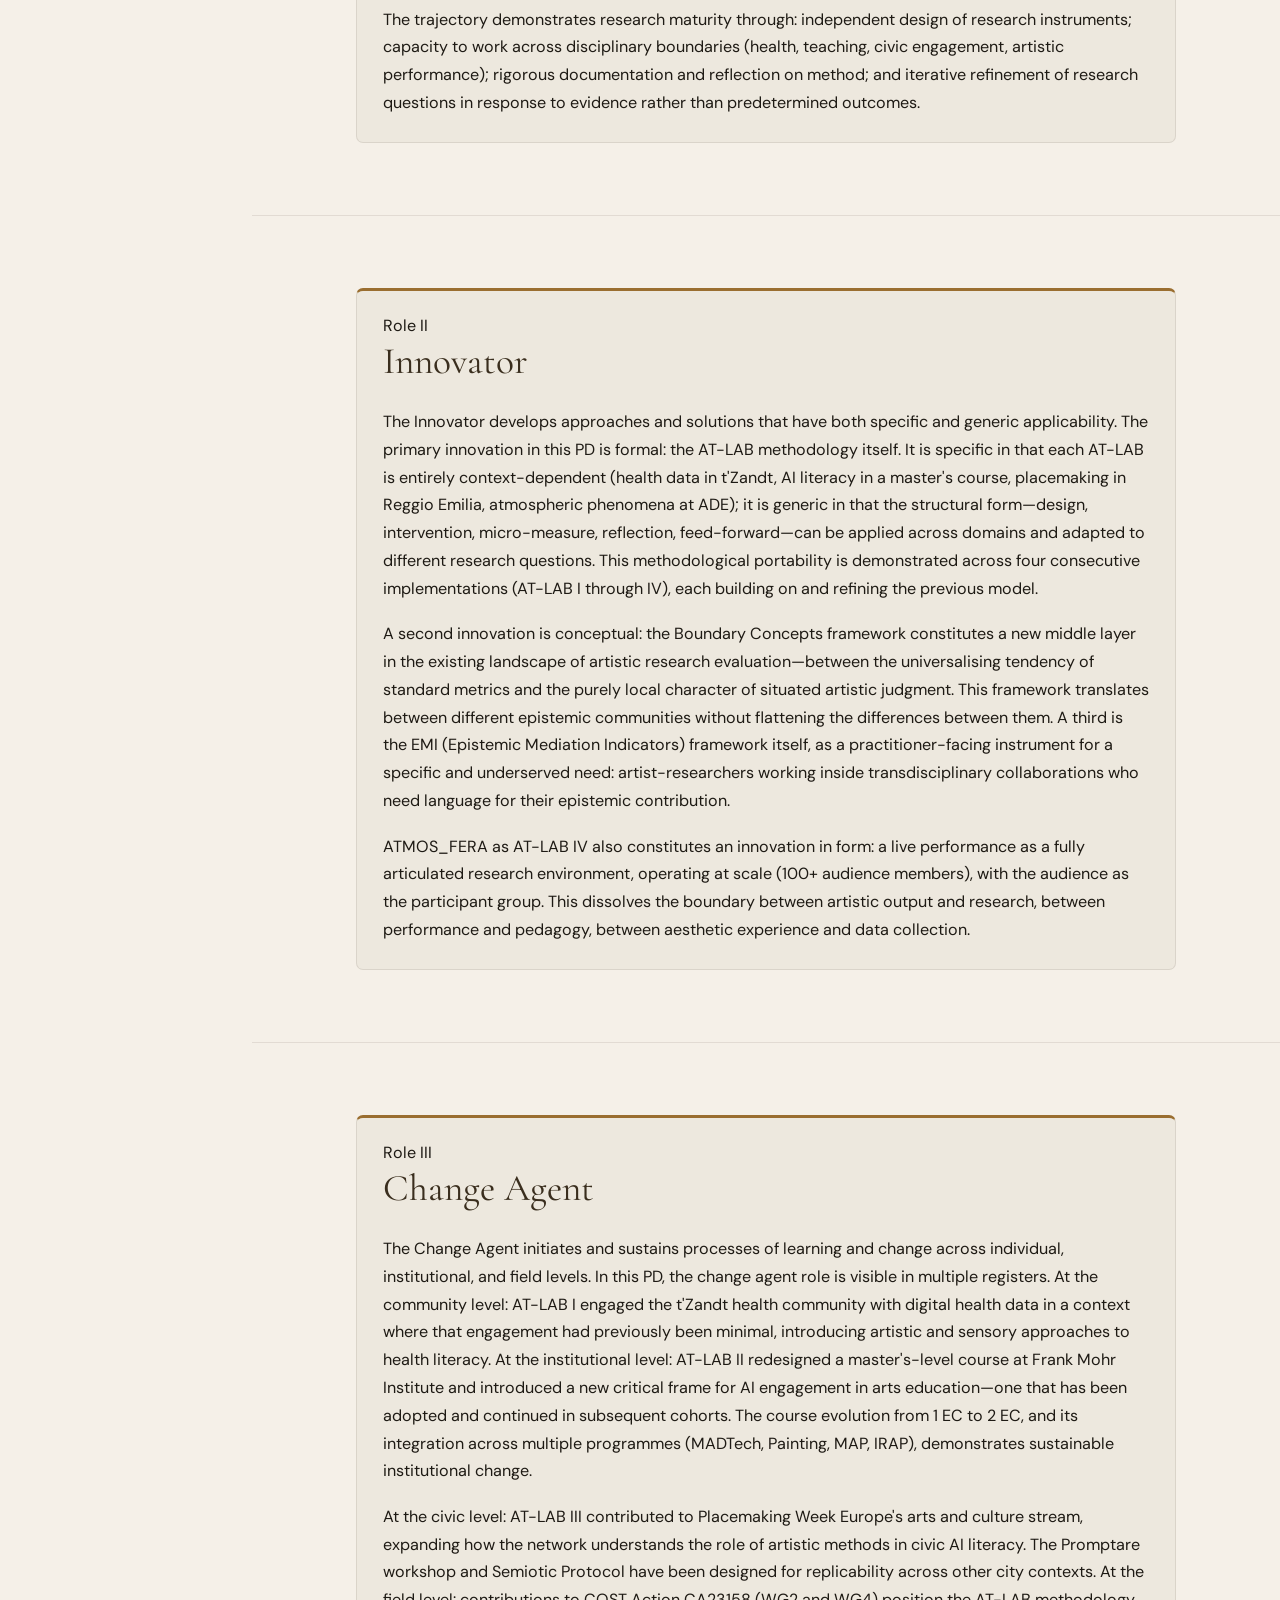
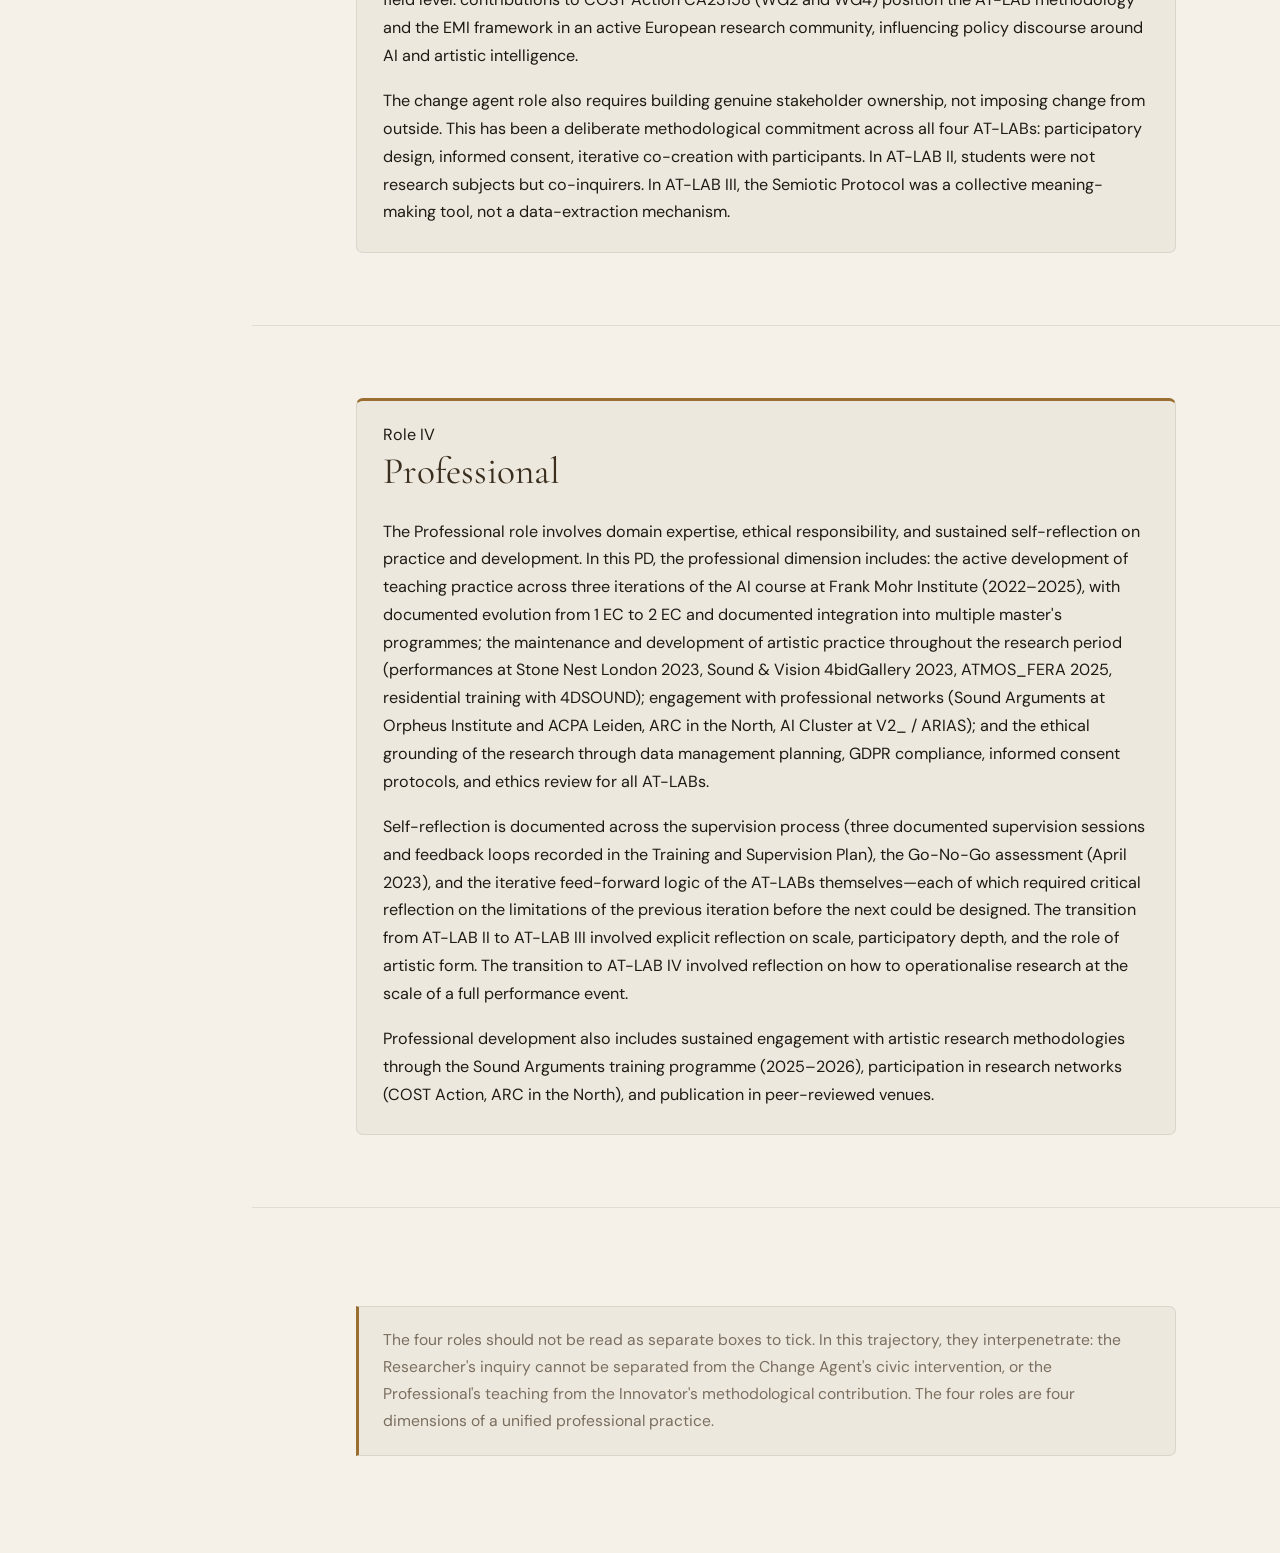
<file: roles.html>
<!DOCTYPE html>
<html lang="en">
<head>
  <meta charset="UTF-8">
  <meta name="viewport" content="width=device-width, initial-scale=1.0">
  <title>Four Roles — Agustín Martínez Caram PD</title>
  <link rel="preconnect" href="https://fonts.googleapis.com">
  <link rel="preconnect" href="https://fonts.gstatic.com" crossorigin>
  <link href="https://fonts.googleapis.com/css2?family=Cormorant+Garamond:ital,wght@0,300;0,400;0,500;0,600;1,300;1,400;1,500&family=DM+Mono:wght@300;400&family=DM+Sans:ital,wght@0,300;0,400;0,500;1,400&display=swap" rel="stylesheet">
  <link rel="stylesheet" href="css/tokens.css">
  <link rel="stylesheet" href="css/layout.css">
  <link rel="stylesheet" href="css/components.css">
  <link rel="stylesheet" href="css/animations.css">
  <link rel="stylesheet" href="css/print.css" media="print">
</head>
<body>
  <button class="hamburger" id="menuToggle" aria-label="Toggle menu"><span></span><span></span><span></span></button>
  <div class="sidebar-overlay"></div>
  <aside id="sidebar">
    <div class="sb-header">
      <div class="sb-name">Agustín Martínez Caram</div>
      <div class="sb-programme">PD Arts + Creative · Hanze</div>
    </div>
    <nav>
      <a href="index.html"             class="nav-link nav-link-home"><span class="nav-num">00</span>Home</a>
      <div class="nav-group">
        <div class="nav-group-label">Trajectory</div>
        <a href="trajectory.html"        class="nav-link"><span class="nav-num">01</span>PD Trajectory</a>
        <a href="methodology.html"       class="nav-link"><span class="nav-num">02</span>AT-LAB Methodology</a>
        <a href="boundary-concepts.html" class="nav-link"><span class="nav-num">03</span>Boundary Concepts</a>
        <a href="emi.html"               class="nav-link"><span class="nav-num">04</span>EMI Framework</a>
        <a href="lab-1-health.html"      class="nav-link"><span class="nav-num">05</span>AT-LAB I — Health</a>
        <a href="lab-2-teaching.html"    class="nav-link"><span class="nav-num">06</span>AT-LAB II — Teaching</a>
        <a href="lab-3-civic.html"       class="nav-link"><span class="nav-num">07</span>AT-LAB III — Civic</a>
        <a href="lab-4-atmosfera.html"   class="nav-link"><span class="nav-num">08</span>AT-LAB IV — ATMOS_FERA</a>
        <a href="synthesis.html"         class="nav-link"><span class="nav-num">09</span>Synthesis</a>
      </div>
      <div class="nav-divider"></div>
      <div class="nav-group">
        <div class="nav-group-label">Assessment</div>
        <a href="roles.html"             class="nav-link"><span class="nav-num">10</span>Four Roles</a>
        <a href="assessment-map.html"    class="nav-link"><span class="nav-num">11</span>Assessment Map</a>
        <a href="supervision.html"       class="nav-link"><span class="nav-num">12</span>Supervision</a>
        <a href="training.html"          class="nav-link"><span class="nav-num">13</span>Training &amp; Curriculum</a>
        <a href="research-teaching.html" class="nav-link"><span class="nav-num">14</span>Research ↔ Teaching</a>
        <a href="dissemination.html"     class="nav-link"><span class="nav-num">15</span>Dissemination</a>
        <a href="evidence.html"          class="nav-link"><span class="nav-num">16</span>Evidence Archive</a>
      </div>
    </nav>
      <div class="sb-footer">
      <a href="https://martinezcaram.com" target="_blank" rel="noopener">martinezcaram.com ↗</a>
      <a href="https://www.hanze.nl" target="_blank" rel="noopener">Hanze University ↗</a>
    </div>
  </aside>

  <main id="main">
    <header class="page-hero">
      <div class="section-inner">
        <div class="sec-label">
          <span class="sec-label-num">10</span>
          <span class="sec-label-text">Assessment framework · Andriessen et al., 2024</span>
          <span class="sec-label-line"></span>
        </div>
        <h1 class="page-title">Four Roles</h1>
        <p class="page-subtitle">The four roles of the Professional Doctorate candidate as framework for integrated assessment</p>
      </div>
    </header>

    <div class="page-section">
      <div class="section-inner">
        <div class="callout callout-accent">
          <p><strong>Important distinction:</strong> The four roles (Researcher, Innovator, Change Agent, Professional) form one assessment framework, articulated by Andriessen et al. (2024). The five learning goals form a separate assessment framework. These are complementary but distinct frameworks. Roles ≠ Learning goals.</p>
        </div>
      </div>
    </div>

    <div class="page-section">
      <div class="section-inner">
        <p class="lead">The four roles of the PD Arts + Creative are integrated lenses through which the trajectory can be read. They are not separate competencies or boxes to be ticked. In this trajectory, they interpenetrate: the Researcher's inquiry cannot be separated from the Change Agent's civic intervention, or the Professional's teaching from the Innovator's methodological contribution. The following sections show how each role plays out across the full arc of the work.</p>
      </div>
    </div>

    <div class="page-section">
      <div class="section-inner">
        <div class="role-panel">
          <div class="role-label">Role I</div>
          <h2 class="role-title">Researcher</h2>
          <div class="role-body">
            <p>The Researcher role involves systematic inquiry, theoretical grounding, and the development of transferable knowledge. In this PD, the research dimension is present across all four AT-LABs through: triangulated qualitative methods (questionnaire, curatorial reflection, dialogue-based analysis in AT-LAB II); literature engagement across artistic research evaluation frameworks, transdisciplinary collaboration theory, and AI literacy studies; and the development of two transferable contributions—the Boundary Concepts framework and the EMI (Epistemic Mediation Indicators) vocabulary—that can be applied beyond this PD's specific contexts.</p>
            <p>The Researcher does not only gather data. They develop new knowledge that is accessible to the profession and to the broader field. The P+ARTS 2025 peer-reviewed publication, the WG2 and WG4 contributions to the COST Action CA23158, and this portfolio are the primary vehicles for making that knowledge accessible. The research is grounded in explicit methodological choices: each AT-LAB has a research question, specific instruments (questionnaires, dialogue protocols, curatorial frameworks), and a feed-forward logic that ensures findings from one iteration inform the design of the next.</p>
            <p>The trajectory demonstrates research maturity through: independent design of research instruments; capacity to work across disciplinary boundaries (health, teaching, civic engagement, artistic performance); rigorous documentation and reflection on method; and iterative refinement of research questions in response to evidence rather than predetermined outcomes.</p>
          </div>
        </div>
      </div>
    </div>

    <div class="page-section">
      <div class="section-inner">
        <div class="role-panel">
          <div class="role-label">Role II</div>
          <h2 class="role-title">Innovator</h2>
          <div class="role-body">
            <p>The Innovator develops approaches and solutions that have both specific and generic applicability. The primary innovation in this PD is formal: the AT-LAB methodology itself. It is specific in that each AT-LAB is entirely context-dependent (health data in t'Zandt, AI literacy in a master's course, placemaking in Reggio Emilia, atmospheric phenomena at ADE); it is generic in that the structural form—design, intervention, micro-measure, reflection, feed-forward—can be applied across domains and adapted to different research questions. This methodological portability is demonstrated across four consecutive implementations (AT-LAB I through IV), each building on and refining the previous model.</p>
            <p>A second innovation is conceptual: the Boundary Concepts framework constitutes a new middle layer in the existing landscape of artistic research evaluation—between the universalising tendency of standard metrics and the purely local character of situated artistic judgment. This framework translates between different epistemic communities without flattening the differences between them. A third is the EMI (Epistemic Mediation Indicators) framework itself, as a practitioner-facing instrument for a specific and underserved need: artist-researchers working inside transdisciplinary collaborations who need language for their epistemic contribution.</p>
            <p>ATMOS_FERA as AT-LAB IV also constitutes an innovation in form: a live performance as a fully articulated research environment, operating at scale (100+ audience members), with the audience as the participant group. This dissolves the boundary between artistic output and research, between performance and pedagogy, between aesthetic experience and data collection.</p>
          </div>
        </div>
      </div>
    </div>

    <div class="page-section">
      <div class="section-inner">
        <div class="role-panel">
          <div class="role-label">Role III</div>
          <h2 class="role-title">Change Agent</h2>
          <div class="role-body">
            <p>The Change Agent initiates and sustains processes of learning and change across individual, institutional, and field levels. In this PD, the change agent role is visible in multiple registers. At the community level: AT-LAB I engaged the t'Zandt health community with digital health data in a context where that engagement had previously been minimal, introducing artistic and sensory approaches to health literacy. At the institutional level: AT-LAB II redesigned a master's-level course at Frank Mohr Institute and introduced a new critical frame for AI engagement in arts education—one that has been adopted and continued in subsequent cohorts. The course evolution from 1 EC to 2 EC, and its integration across multiple programmes (MADTech, Painting, MAP, IRAP), demonstrates sustainable institutional change.</p>
            <p>At the civic level: AT-LAB III contributed to Placemaking Week Europe's arts and culture stream, expanding how the network understands the role of artistic methods in civic AI literacy. The Promptare workshop and Semiotic Protocol have been designed for replicability across other city contexts. At the field level: contributions to COST Action CA23158 (WG2 and WG4) position the AT-LAB methodology and the EMI framework in an active European research community, influencing policy discourse around AI and artistic intelligence.</p>
            <p>The change agent role also requires building genuine stakeholder ownership, not imposing change from outside. This has been a deliberate methodological commitment across all four AT-LABs: participatory design, informed consent, iterative co-creation with participants. In AT-LAB II, students were not research subjects but co-inquirers. In AT-LAB III, the Semiotic Protocol was a collective meaning-making tool, not a data-extraction mechanism.</p>
          </div>
        </div>
      </div>
    </div>

    <div class="page-section">
      <div class="section-inner">
        <div class="role-panel">
          <div class="role-label">Role IV</div>
          <h2 class="role-title">Professional</h2>
          <div class="role-body">
            <p>The Professional role involves domain expertise, ethical responsibility, and sustained self-reflection on practice and development. In this PD, the professional dimension includes: the active development of teaching practice across three iterations of the AI course at Frank Mohr Institute (2022–2025), with documented evolution from 1 EC to 2 EC and documented integration into multiple master's programmes; the maintenance and development of artistic practice throughout the research period (performances at Stone Nest London 2023, Sound & Vision 4bidGallery 2023, ATMOS_FERA 2025, residential training with 4DSOUND); engagement with professional networks (Sound Arguments at Orpheus Institute and ACPA Leiden, ARC in the North, AI Cluster at V2_ / ARIAS); and the ethical grounding of the research through data management planning, GDPR compliance, informed consent protocols, and ethics review for all AT-LABs.</p>
            <p>Self-reflection is documented across the supervision process (three documented supervision sessions and feedback loops recorded in the Training and Supervision Plan), the Go-No-Go assessment (April 2023), and the iterative feed-forward logic of the AT-LABs themselves—each of which required critical reflection on the limitations of the previous iteration before the next could be designed. The transition from AT-LAB II to AT-LAB III involved explicit reflection on scale, participatory depth, and the role of artistic form. The transition to AT-LAB IV involved reflection on how to operationalise research at the scale of a full performance event.</p>
            <p>Professional development also includes sustained engagement with artistic research methodologies through the Sound Arguments training programme (2025–2026), participation in research networks (COST Action, ARC in the North), and publication in peer-reviewed venues.</p>
          </div>
        </div>
      </div>
    </div>

    <div class="page-section">
      <div class="section-inner">
        <div class="callout">
          <p>The four roles should not be read as separate boxes to tick. In this trajectory, they interpenetrate: the Researcher's inquiry cannot be separated from the Change Agent's civic intervention, or the Professional's teaching from the Innovator's methodological contribution. The four roles are four dimensions of a unified professional practice.</p>
        </div>
      </div>
    </div>

  </main>
  <script src="js/nav.js"></script>
  <script src="js/animations.js"></script>
</body>
</html>
</file>
<file: css/tokens.css>
/* ═══════════════════════════════════════════════════════════
   DESIGN TOKENS — PD Assessment Portfolio
   Agustín Martínez Caram · Hanze UAS · Arts + Creative PD
   v3 — single warm editorial system (no dark mode)
   ═══════════════════════════════════════════════════════════ */

:root {
  /* ──────────────────────────────────────────
     WARM EDITORIAL PALETTE
     ────────────────────────────────────────── */
  --bg-light:    #f5f0e8;    /* main reading surface — warm parchment */
  --bg-light-2:  #ede8de;    /* cards, sidebar, secondary surfaces */
  --bg-light-3:  #e4ddd0;    /* hero band, deepened parchment */
  --bg-light-4:  #dbd4c5;    /* table alternation, strong dividers */

  --ink:         #1e1a14;    /* near-black body text */
  --ink-mid:     #3a2e1e;    /* headings, section titles */
  --ink-muted:   #7a6e5e;    /* secondary text, captions */
  --ink-faint:   #b0a090;    /* very muted, metadata */

  --gold:        #9a6e30;    /* primary gold on light — legible warm amber */
  --gold-lt:     #c9a96e;    /* lighter gold, accents */
  --gold-dim:    rgba(154,110,48,0.15);
  --gold-line:   rgba(154,110,48,0.35);

  --border:      rgba(58, 46, 30, 0.10);
  --border-strong: rgba(58, 46, 30, 0.22);

  --accent:      #4a7a6e;    /* sage-teal accent */
  --accent-dim:  rgba(74,122,110,0.12);
  --rust:        #a05050;    /* warm rust for flags */
  --rust-dim:    rgba(160,80,80,0.10);

  /* ──────────────────────────────────────────
     SEMANTIC PAGE TOKENS — always light
     ────────────────────────────────────────── */
  --page-bg:            var(--bg-light);
  --page-surface:       var(--bg-light-2);
  --page-surface2:      var(--bg-light-3);
  --page-text:          var(--ink);
  --page-text-muted:    var(--ink-muted);
  --page-text-faint:    var(--ink-faint);
  --page-border:        var(--border);
  --page-border-strong: var(--border-strong);
  --page-gold:          var(--gold);
  --page-gold-lt:       var(--gold-lt);

  /* Sidebar — warm parchment panel */
  --sidebar-bg:        var(--bg-light-2);
  --sidebar-border:    var(--border);
  --sidebar-text:      var(--ink-muted);
  --sidebar-active:    var(--gold);
  --sidebar-hover-bg:  rgba(154,110,48,0.08);

  /* Hero band — slightly deepened parchment, NOT dark */
  --hero-bg:           var(--bg-light-3);
  --hero-text:         var(--ink-mid);

  /* ──────────────────────────────────────────
     LAB ACCENT TOKENS — conceptually motivated
     ────────────────────────────────────────── */

  /* AT-LAB I: Health / Biosignal / Body */
  --lab1:          #3a7a60;
  --lab1-lt:       #5a9a80;
  --lab1-dim:      rgba(58,122,96,0.10);
  --lab1-pulse:    rgba(58,122,96,0.18);
  --lab1-waveform: rgba(58,122,96,0.35);

  /* AT-LAB II: Teaching / Annotation / Curation */
  --lab2:          #2e4e7a;
  --lab2-lt:       #4a6a9a;
  --lab2-dim:      rgba(46,78,122,0.09);
  --lab2-line:     rgba(46,78,122,0.35);
  --lab2-ruled:    rgba(46,78,122,0.05);

  /* AT-LAB III: Civic / Network / Negotiation */
  --lab3:          #9a5028;
  --lab3-lt:       #be7040;
  --lab3-dim:      rgba(154,80,40,0.09);
  --lab3-node:     rgba(154,80,40,0.15);
  --lab3-edge:     rgba(154,80,40,0.22);

  /* AT-LAB IV: ATMOS_FERA / Spectral / Indigo */
  --lab4:          #4a5898;
  --lab4-lt:       #6878b8;
  --lab4-dim:      rgba(74,88,152,0.10);
  --lab4-atmos:    rgba(74,88,152,0.06);
  --lab4-venus:    #c8a040;
  --lab4-mars:     #a04830;
  --lab4-space:    #1a2870;

  /* ──────────────────────────────────────────
     TYPOGRAPHY
     ────────────────────────────────────────── */
  --serif:  'Cormorant Garamond', Georgia, 'Times New Roman', serif;
  --sans:   'DM Sans', system-ui, -apple-system, sans-serif;
  --mono:   'DM Mono', 'Menlo', 'Consolas', monospace;

  /* ──────────────────────────────────────────
     TYPE SCALE (fluid)
     ────────────────────────────────────────── */
  --fs-display:  clamp(2.8rem, 6vw, 4.4rem);
  --fs-h1:       clamp(2.2rem, 4.5vw, 3.4rem);
  --fs-h2:       clamp(1.6rem, 3vw, 2.2rem);
  --fs-h3:       clamp(1.15rem, 2vw, 1.45rem);
  --fs-body:     clamp(0.95rem, 1.05vw, 1.06rem);
  --fs-small:    clamp(0.82rem, 0.9vw, 0.9rem);
  --fs-label:    0.7rem;
  --fs-micro:    0.6rem;

  /* ──────────────────────────────────────────
     SPACING
     ────────────────────────────────────────── */
  --sp-page:     clamp(2rem, 5vw, 4.5rem);
  --sp-section:  clamp(4rem, 8vh, 7rem);
  --sp-block:    clamp(2rem, 4vh, 3.5rem);
  --sp-element:  1.25rem;
  --content-max: 820px;
  --content-wide:1080px;

  /* ──────────────────────────────────────────
     SIDEBAR
     ────────────────────────────────────────── */
  --sidebar-w: 252px;

  /* ──────────────────────────────────────────
     MOTION
     ────────────────────────────────────────── */
  --ease:      cubic-bezier(0.16, 1, 0.3, 1);
  --ease-out:  cubic-bezier(0.33, 1, 0.68, 1);
  --ease-in:   cubic-bezier(0.55, 0, 1, 0.45);
  --dur-fast:  0.22s;
  --dur-norm:  0.42s;
  --dur-slow:  0.75s;
  --dur-lazy:  1.2s;

  /* ──────────────────────────────────────────
     RADIUS
     ────────────────────────────────────────── */
  --r-sm:  3px;
  --r-md:  7px;
  --r-lg:  14px;
}
</file>
<file: css/layout.css>
/* ═══════════════════════════════════════════════════════════════════════════
   LAYOUT — Sidebar, page structure, grids, responsive foundation
   ═══════════════════════════════════════════════════════════════════════════ */

/* ── RESET & GLOBALS ── */

*, *::before, *::after {
  box-sizing: border-box;
  margin: 0;
  padding: 0;
}

html {
  scroll-behavior: smooth;
  font-size: 17px;
  -webkit-text-size-adjust: 100%;
}

body {
  font-family: var(--sans);
  font-size: var(--fs-body);
  line-height: 1.72;
  background: var(--page-bg);
  color: var(--page-text);
  transition: background var(--dur-norm), color var(--dur-norm);
  overflow-x: hidden;
  -webkit-font-smoothing: antialiased;
  -moz-osx-font-smoothing: grayscale;
}

a {
  color: var(--page-gold);
  text-decoration: none;
  transition: color var(--dur-fast), text-decoration-color var(--dur-fast);
}

a:hover {
  text-decoration: underline;
  text-underline-offset: 3px;
}

img {
  max-width: 100%;
  display: block;
}

/* ── PAGE HERO (DARK THRESHOLD) ── */

.page-hero {
  background: var(--hero-bg);
  color: var(--hero-text);
  padding: clamp(3rem, 7vh, 5.5rem) var(--sp-page) clamp(2.5rem, 5vh, 4rem);
  position: relative;
  overflow: hidden;
}

/* ── HERO EXTERNAL LINK BUTTONS ── */

.hero-ext-links {
  position: absolute;
  top: 1.4rem;
  right: 1.6rem;
  display: flex;
  flex-direction: column;
  gap: 0.45rem;
  align-items: flex-end;
  z-index: 10;
}

.hero-ext-btn {
  display: inline-flex;
  align-items: center;
  gap: 0.35rem;
  font-family: var(--mono);
  font-size: 0.6rem;
  letter-spacing: 0.09em;
  text-transform: uppercase;
  padding: 0.3rem 0.7rem;
  border: 1px solid rgba(46, 78, 122, 0.45);
  border-radius: 2px;
  color: var(--lab2);
  text-decoration: none;
  background: rgba(46, 78, 122, 0.05);
  transition: background 0.15s ease, border-color 0.15s ease, color 0.15s ease;
  white-space: nowrap;
}

.hero-ext-btn:hover {
  background: rgba(46, 78, 122, 0.12);
  border-color: var(--lab2);
  color: var(--lab2);
}

.page-hero::after {
  content: '';
  position: absolute;
  bottom: 0;
  left: 0;
  right: 0;
  height: 1px;
  background: linear-gradient(90deg, transparent, var(--page-gold), var(--page-gold-lt), var(--page-gold), transparent);
  opacity: 0.4;
}

.page-hero .eyebrow,
.page-hero .page-title,
.page-hero .page-subtitle,
.page-hero .sec-label,
.page-hero .sec-label-num,
.page-hero .sec-label-text {
  color: inherit !important;
}

.page-hero .sec-label-line {
  background: var(--page-gold) !important;
}

/* ── SIDEBAR ── */

#sidebar {
  position: fixed;
  top: 0;
  left: 0;
  width: var(--sidebar-w);
  height: 100vh;
  background: var(--sidebar-bg);
  border-right: 1px solid var(--sidebar-border);
  display: flex;
  flex-direction: column;
  z-index: 100;
  overflow-y: auto;
  transition: background var(--dur-norm), border-color var(--dur-norm);
}


.sb-header {
  padding: 1.6rem 1.4rem 1.2rem;
  border-bottom: 1px solid var(--sidebar-border);
  flex-shrink: 0;
}

.sb-name {
  font-family: var(--serif);
  font-size: 1.05rem;
  font-weight: 500;
  color: var(--sidebar-active);
  line-height: 1.25;
}

.sb-programme {
  font-family: var(--mono);
  font-size: 0.62rem;
  color: var(--sidebar-text);
  margin-top: 0.35rem;
  text-transform: uppercase;
  letter-spacing: 0.08em;
  opacity: 0.75;
}

nav {
  padding: 1rem 0;
  flex: 1;
}

.nav-group {
  padding: 0 0.8rem 0.4rem;
}

.nav-group-label {
  font-family: var(--mono);
  font-size: 0.57rem;
  text-transform: uppercase;
  letter-spacing: 0.14em;
  color: var(--sidebar-text);
  opacity: 0.6;
  padding: 0.8rem 0.6rem 0.4rem;
}

.nav-divider {
  height: 1px;
  background: var(--sidebar-border);
  margin: 0.3rem 1.2rem;
}

.nav-link {
  display: flex;
  align-items: center;
  gap: 0.55rem;
  padding: 0.38rem 0.6rem;
  border-radius: var(--r-sm);
  font-size: 0.79rem;
  color: var(--sidebar-text);
  text-decoration: none;
  transition: color var(--dur-fast), background var(--dur-fast);
  line-height: 1.3;
}

.nav-link:hover,
.nav-link.active {
  color: var(--sidebar-active);
  background: var(--sidebar-hover-bg);
}

.nav-link.active {
  font-weight: 500;
}

.nav-link-home {
  margin: 0 0.8rem 0.6rem;
  border-bottom: 1px solid var(--sidebar-border, rgba(0,0,0,0.08));
  padding-bottom: 0.75rem;
  border-radius: 0;
}

.nav-num {
  font-family: var(--mono);
  font-size: 0.57rem;
  opacity: 0.45;
  min-width: 1.4rem;
  letter-spacing: 0.04em;
  flex-shrink: 0;
}

.sb-footer {
  padding: 1rem 1.4rem 1.4rem;
  border-top: 1px solid var(--sidebar-border);
  display: flex;
  flex-direction: column;
  gap: 0.35rem;
  flex-shrink: 0;
}

.sb-footer a {
  font-family: var(--mono);
  font-size: 0.62rem;
  color: var(--sidebar-text);
  text-decoration: none;
  opacity: 0.65;
  transition: opacity var(--dur-fast);
}

.sb-footer a:hover {
  opacity: 1;
}

.sb-toggle {
  padding: 0.9rem 1.4rem 0.5rem;
  border-top: 1px solid var(--sidebar-border);
  flex-shrink: 0;
}

.theme-btn {
  background: none;
  border: 1px solid var(--sidebar-border);
  color: var(--sidebar-text);
  font-family: var(--mono);
  font-size: 0.62rem;
  padding: 0.28rem 0.7rem;
  border-radius: var(--r-sm);
  cursor: pointer;
  transition: all var(--dur-fast);
  width: 100%;
  text-align: left;
}

.theme-btn:hover {
  color: var(--sidebar-active);
  border-color: var(--sidebar-active);
}

/* ── MAIN CONTENT ── */

#main {
  margin-left: var(--sidebar-w);
  min-height: 100vh;
  background: var(--page-bg);
  transition: background var(--dur-norm);
}

.page-section {
  padding: var(--sp-section) var(--sp-page);
  border-bottom: 1px solid var(--page-border);
  position: relative;
}

.page-section:last-child {
  border-bottom: none;
}

.section-inner {
  max-width: var(--content-max);
  margin: 0 auto;
}

.section-inner-wide {
  max-width: var(--content-wide);
  margin: 0 auto;
}

.content-narrow {
  max-width: 640px;
}

/* ── TYPOGRAPHY ── */

h1, h2, h3, h4 {
  font-family: var(--serif);
  font-weight: 400;
  line-height: 1.2;
  color: var(--ink-mid);
}


h2 {
  font-size: var(--fs-h2);
  margin-bottom: 1.4rem;
}

h3 {
  font-size: var(--fs-h3);
  margin-bottom: 0.75rem;
}

p {
  margin-bottom: 1.1em;
}

p:last-child {
  margin-bottom: 0;
}

strong {
  font-weight: 500;
}

/* ── GRIDS ── */

.grid-2 {
  display: grid;
  grid-template-columns: 1fr 1fr;
  gap: 1.5rem;
}

.grid-3 {
  display: grid;
  grid-template-columns: repeat(3, 1fr);
  gap: 1.5rem;
}

.grid-auto {
  display: grid;
  grid-template-columns: repeat(auto-fill, minmax(280px, 1fr));
  gap: 1.4rem;
}

/* ── IMAGE & MEDIA ── */

.lab-image-wrap {
  position: relative;
  overflow: hidden;
  border-radius: var(--r-sm);
  border: 1px solid var(--page-border);
}

.lab-image {
  width: 100%;
  aspect-ratio: 16 / 9;
  object-fit: cover;
  display: block;
  transition: transform 0.6s ease;
}

.lab-image-wrap:hover .lab-image {
  transform: scale(1.03);
}

.lab-image-placeholder {
  width: 100%;
  aspect-ratio: 16 / 9;
  display: flex;
  align-items: center;
  justify-content: center;
  background: var(--page-surface);
  border: 1px dashed var(--page-border-strong);
  border-radius: var(--r-sm);
  color: var(--page-text-faint);
  font-family: var(--mono);
  font-size: var(--fs-label);
  text-transform: uppercase;
  letter-spacing: 0.1em;
}

.lab-image-caption {
  font-family: var(--mono);
  font-size: 0.71rem;
  color: var(--page-text-muted);
  margin-top: 0.45rem;
  line-height: 1.4;
}

.video-wrap {
  position: relative;
  aspect-ratio: 16 / 9;
  overflow: hidden;
  border-radius: var(--r-sm);
  background: #000;
  border: 1px solid var(--page-border);
}

.video-wrap iframe {
  position: absolute;
  inset: 0;
  width: 100%;
  height: 100%;
  border: none;
}

/* ── SCROLLBAR ── */

::-webkit-scrollbar {
  width: 5px;
}

::-webkit-scrollbar-track {
  background: transparent;
}

::-webkit-scrollbar-thumb {
  background: var(--page-border-strong);
  border-radius: 3px;
}

/* ── HAMBURGER & MOBILE OVERLAY ── */

.hamburger {
  display: none;
  position: fixed;
  top: 1rem;
  left: 1rem;
  z-index: 200;
  background: var(--page-surface);
  border: 1px solid var(--page-border);
  border-radius: var(--r-sm);
  cursor: pointer;
  flex-direction: column;
  justify-content: center;
  align-items: center;
  gap: 4px;
  width: 36px;
  height: 36px;
  padding: 0;
}

.hamburger span {
  display: block;
  width: 17px;
  height: 1.5px;
  background: var(--page-text-muted);
  border-radius: 1px;
  transition: all var(--dur-fast);
}

.hamburger.open span:nth-child(1) {
  transform: translateY(5.5px) rotate(45deg);
}

.hamburger.open span:nth-child(2) {
  opacity: 0;
  transform: scaleX(0);
}

.hamburger.open span:nth-child(3) {
  transform: translateY(-5.5px) rotate(-45deg);
}

.sidebar-overlay {
  display: none;
  position: fixed;
  inset: 0;
  background: rgba(0, 0, 0, 0.5);
  z-index: 99;
}

.sidebar-overlay.open {
  display: block;
}

/* ── RESPONSIVE ── */

@media (max-width: 900px) {
  .hamburger {
    display: flex;
  }

  #sidebar {
    transform: translateX(-100%);
    transition: transform var(--dur-norm) var(--ease);
  }

  #sidebar.open {
    transform: translateX(0);
  }

  #main {
    margin-left: 0;
  }

  .grid-2 {
    grid-template-columns: 1fr;
  }

  .grid-3 {
    grid-template-columns: repeat(2, 1fr);
    gap: 1rem;
  }
}

@media (max-width: 600px) {
  :root {
    --sp-page: 1.2rem;
    --sp-section: 3rem;
  }

  .grid-3 {
    grid-template-columns: 1fr;
  }

  .grid-auto {
    grid-template-columns: 1fr;
  }
}
</file>
<file: css/components.css>
/* ═══════════════════════════════════════════════════════════════════════════
   COMPONENTS — Cards, callouts, typography, diagrams, badges, specialist parts
   ═══════════════════════════════════════════════════════════════════════════ */

/* ── TYPOGRAPHY COMPONENTS ── */

.eyebrow {
  font-family: var(--mono);
  font-size: 0.68rem;
  text-transform: uppercase;
  letter-spacing: 0.14em;
  color: var(--page-gold);
  opacity: 0.9;
  margin-bottom: 0.6rem;
  display: block;
}

.page-title {
  font-family: var(--serif);
  font-size: var(--fs-display);
  font-weight: 300;
  color: var(--page-text);
  line-height: 1.05;
  margin-bottom: 0.6rem;
  letter-spacing: -0.02em;
}

.page-subtitle {
  font-family: var(--sans);
  font-size: 1.15rem;
  color: var(--page-text-muted);
  max-width: 58ch;
  line-height: 1.5;
  font-weight: 300;
}

.lead {
  font-family: var(--serif);
  font-size: 1.3rem;
  color: var(--page-text);
  line-height: 1.6;
  font-weight: 400;
  max-width: 65ch;
  font-style: italic;
}


.body-text {
  color: var(--page-text);
}

.body-text p {
  margin-bottom: 1.2em;
  line-height: 1.78;
}

.body-text ul,
.body-text ol {
  margin: 0 0 1em 1.4em;
}

.body-text li {
  margin-bottom: 0.4em;
}

.pull-quote {
  font-family: var(--serif);
  font-size: var(--fs-h2);
  font-weight: 300;
  line-height: 1.35;
  color: var(--page-gold);
  border-left: 3px solid var(--page-gold);
  padding: 1.2rem 0 1.2rem 2rem;
  margin: 2.5rem 0;
  font-style: italic;
  max-width: 65ch;
}


.gold-rule {
  width: 100%;
  height: 1px;
  border: none;
  background: linear-gradient(90deg, transparent, var(--page-border-strong), transparent);
  margin: 2rem 0;
}

/* ── SECTION LABEL ── */

.sec-label {
  display: flex;
  align-items: center;
  gap: 0.8rem;
  margin-bottom: 1.8rem;
}

.sec-label-num {
  font-family: var(--mono);
  font-size: 0.72rem;
  color: var(--page-gold);
  opacity: 0.7;
}

.sec-label-text {
  font-family: var(--mono);
  font-size: 0.68rem;
  text-transform: uppercase;
  letter-spacing: 0.12em;
  color: var(--page-text-muted);
}

.sec-label-line {
  flex: 1;
  height: 1px;
  background: var(--page-border);
  max-width: 80px;
}

/* ── CARDS ── */

.card {
  background: var(--page-surface);
  border: 1px solid var(--page-border);
  border-radius: var(--r-md);
  padding: 1.5rem;
  transition: border-color var(--dur-fast), background var(--dur-fast);
}

.card:hover {
  border-color: var(--page-border-strong);
}

.card-label {
  font-family: var(--mono);
  font-size: 0.65rem;
  text-transform: uppercase;
  letter-spacing: 0.1em;
  color: var(--page-gold);
  margin-bottom: 0.5rem;
  opacity: 0.8;
}

.card-title {
  font-family: var(--serif);
  font-size: 1.3rem;
  color: var(--page-text);
  margin-bottom: 0.7rem;
  line-height: 1.25;
}


.card-body {
  color: var(--page-text-muted);
  font-size: 0.9rem;
  line-height: 1.65;
}


.contribution-card {
  border-left: 3px solid var(--page-gold);
}

.contribution-card:hover {
  border-left-color: var(--page-gold-lt);
}

.emi-card {
  position: relative;
}

.emi-card .emi-num {
  font-family: var(--mono);
  font-size: 0.65rem;
  color: var(--page-gold);
  margin-bottom: 0.4rem;
}

/* ── SUPERVISOR CARD ── */

.supervisor-card {
  background: var(--page-surface);
  border: 1px solid var(--page-border);
  border-radius: var(--r-md);
  padding: 1.5rem;
  transition: border-color var(--dur-fast);
}

.supervisor-card:hover {
  border-color: var(--page-border-strong);
}

.sup-role {
  font-family: var(--mono);
  font-size: 0.65rem;
  text-transform: uppercase;
  letter-spacing: 0.1em;
  color: var(--page-gold);
  margin-bottom: 0.4rem;
}

.sup-name {
  font-family: var(--serif);
  font-size: 1.45rem;
  color: var(--page-text);
  margin-bottom: 0.2rem;
}


.sup-institution {
  font-family: var(--mono);
  font-size: 0.75rem;
  color: var(--page-text-muted);
  margin-bottom: 1rem;
}

.sup-bio {
  color: var(--page-text);
  font-size: 0.92rem;
  line-height: 1.7;
  margin-bottom: 1rem;
}


.sup-trajectory {
  color: var(--page-text);
  font-size: 0.88rem;
  line-height: 1.65;
  border-top: 1px solid var(--page-border);
  padding-top: 1rem;
  margin-top: 0.5rem;
}


.sup-trajectory strong {
  font-weight: 500;
  color: var(--page-gold);
}


/* ── CALLOUTS ── */

.callout {
  background: var(--page-surface);
  border: 1px solid var(--page-border);
  border-left: 3px solid var(--page-gold);
  border-radius: 0 var(--r-md) var(--r-md) 0;
  padding: 1.2rem 1.4rem;
  margin: 1.5rem 0;
  font-size: 0.92rem;
}

.callout strong {
  font-weight: 500;
  color: var(--page-text);
  display: block;
  margin-bottom: 0.4rem;
}

.callout p {
  color: var(--page-text-muted);
  margin: 0;
}


.callout-accent {
  border-left-color: var(--accent);
  background: var(--accent-dim);
}

.callout-flag {
  border-left-color: var(--rust);
  background: var(--rust-dim);
}

.callout-flag .flag-label {
  font-family: var(--mono);
  font-size: 0.62rem;
  text-transform: uppercase;
  letter-spacing: 0.1em;
  color: var(--rust);
  margin-bottom: 0.5rem;
  display: block;
}

/* ── BADGES ── */

.badge {
  display: inline-block;
  font-family: var(--mono);
  font-size: 0.65rem;
  text-transform: uppercase;
  letter-spacing: 0.08em;
  padding: 0.2rem 0.6rem;
  border-radius: 2px;
  border: 1px solid var(--page-border);
  color: var(--page-text-muted);
}

.badge-lab1 {
  border-color: var(--lab1);
  color: var(--lab1);
}

.badge-lab2 {
  border-color: var(--lab2);
  color: var(--lab2);
}

.badge-lab3 {
  border-color: var(--lab3);
  color: var(--lab3);
}

.badge-lab4 {
  border-color: var(--lab4);
  color: var(--lab4);
}

.badge-accent {
  border-color: var(--accent);
  color: var(--accent);
}

.badge-hero {
  border-color: var(--lab2);
  border-width: 1.5px;
  color: var(--lab2);
  background: rgba(46, 78, 122, 0.05);
  padding: 0.28rem 0.8rem;
  letter-spacing: 0.1em;
  transition: background 0.18s ease, transform 0.18s ease;
}

.badge-hero:hover {
  background: rgba(46, 78, 122, 0.1);
  transform: translateY(-1px);
}

.badge-rust {
  border-color: var(--rust);
  color: var(--rust);
}

.badge-row {
  display: flex;
  flex-wrap: wrap;
  gap: 0.5rem;
  margin-bottom: 1.5rem;
}

/* ── LAB BLOCKS (Trajectory page) ── */

.lab-block {
  background: var(--page-surface);
  border: 1px solid var(--page-border);
  border-radius: var(--r-md);
  padding: 1.8rem;
  margin-bottom: 1rem;
}

.lab-block-header {
  display: flex;
  justify-content: space-between;
  align-items: flex-start;
  margin-bottom: 1rem;
}

.lab-block-num {
  font-family: var(--mono);
  font-size: 0.65rem;
  color: var(--page-gold);
  letter-spacing: 0.1em;
}

.lab-fields {
  display: grid;
  grid-template-columns: 1fr 1fr;
  gap: 1rem;
  margin-top: 1rem;
}

.lab-field-label {
  font-family: var(--mono);
  font-size: 0.63rem;
  text-transform: uppercase;
  letter-spacing: 0.1em;
  color: var(--page-text-muted);
  margin-bottom: 0.3rem;
}

.lab-field-value {
  color: var(--page-text);
  font-size: 0.88rem;
}

/* ── FEED-FORWARD CONNECTORS ── */

.feed-forward {
  display: flex;
  align-items: center;
  gap: 1rem;
  padding: 1.2rem 0;
  position: relative;
}

.feed-forward-line {
  flex: 1;
  height: 1px;
  background: linear-gradient(90deg, #3a7a8c 0%, transparent 100%);
  opacity: 0.4;
}

.feed-forward-text {
  font-family: var(--mono);
  font-size: 0.77rem;
  color: #3a7a8c;
  opacity: 0.75;
  font-style: italic;
  text-align: center;
  flex: 2;
  line-height: 1.4;
}

.feed-forward-arrow {
  color: #3a7a8c;
  font-size: 1.1rem;
  opacity: 0.6;
}

.feed-forward.visible .feed-forward-line {
  animation: rule-grow var(--dur-slow) ease forwards;
}

/* ── CYCLE (Methodology) ── */

.cycle-wrap {
  display: flex;
  align-items: center;
  flex-wrap: wrap;
  gap: 0.5rem;
  margin: 2rem 0;
  padding: 1.5rem;
  background: var(--page-surface);
  border-radius: var(--r-lg);
  border: 1px solid var(--page-border);
  justify-content: center;
}

.cycle-step {
  background: var(--page-bg);
  border: 1px solid var(--page-border);
  border-radius: var(--r-md);
  padding: 0.8rem 1.2rem;
  font-family: var(--mono);
  font-size: 0.72rem;
  text-transform: uppercase;
  letter-spacing: 0.08em;
  color: var(--page-text);
  text-align: center;
}


.cycle-arrow {
  color: var(--page-gold);
  opacity: 0.5;
  font-size: 0.9rem;
  padding: 0 0.2rem;
}

/* ── ROLE PANELS ── */

.role-panel {
  background: var(--page-surface);
  border: 1px solid var(--page-border);
  border-top: 3px solid var(--page-gold);
  border-radius: var(--r-md);
  padding: 1.5rem;
  padding-top: 1.2rem;
}

.role-panel .role-name {
  font-family: var(--serif);
  font-size: 1.5rem;
  color: var(--page-text);
  margin-bottom: 0.4rem;
}


.role-panel .role-type {
  font-family: var(--mono);
  font-size: 0.65rem;
  text-transform: uppercase;
  letter-spacing: 0.1em;
  color: var(--page-gold);
  margin-bottom: 1rem;
}

/* ── ASSESSMENT ITEMS ── */

.assess-item {
  border-bottom: 1px solid var(--page-border);
  padding: 1.2rem 0;
  display: grid;
  grid-template-columns: 2fr 3fr 1fr;
  gap: 1rem;
  align-items: start;
}

.assess-item:last-child {
  border-bottom: none;
}

.assess-label {
  font-family: var(--mono);
  font-size: 0.7rem;
  text-transform: uppercase;
  letter-spacing: 0.09em;
  color: var(--page-gold);
}

.assess-value {
  color: var(--page-text);
  font-size: 0.9rem;
  line-height: 1.5;
}

.assess-link a {
  font-family: var(--mono);
  font-size: 0.68rem;
  color: var(--accent);
  text-decoration: underline;
}

/* ── TABLES ── */

.data-table {
  width: 100%;
  border-collapse: collapse;
  margin: 1.5rem 0;
  font-size: 0.88rem;
}

.data-table th {
  text-align: left;
  padding: 0.7rem 1rem;
  border-bottom: 2px solid var(--page-border-strong);
  color: var(--page-text);
  font-family: var(--mono);
  font-size: 0.65rem;
  text-transform: uppercase;
  letter-spacing: 0.1em;
  font-weight: 400;
}

.data-table td {
  padding: 0.65rem 1rem;
  border-bottom: 1px solid var(--page-border);
  color: var(--page-text-muted);
  line-height: 1.5;
  vertical-align: top;
}


.data-table tr:hover td {
  background: var(--page-surface);
}

.data-table td:first-child {
  color: var(--page-text);
}


/* ── DISSEMINATION ITEMS ── */

.diss-item {
  border-bottom: 1px solid var(--page-border);
  padding: 1.1rem 0;
}

.diss-item:last-child {
  border-bottom: none;
}

.diss-title {
  color: var(--page-text);
  font-size: 0.95rem;
  line-height: 1.4;
  margin-bottom: 0.25rem;
}


.diss-meta {
  font-family: var(--mono);
  font-size: 0.68rem;
  color: var(--page-text-muted);
  line-height: 1.5;
}

.diss-badge {
  display: inline-block;
  font-family: var(--mono);
  font-size: 0.6rem;
  text-transform: uppercase;
  letter-spacing: 0.07em;
  padding: 0.15rem 0.5rem;
  border-radius: 2px;
  border: 1px solid var(--accent);
  color: var(--accent);
  margin-left: 0.5rem;
}

/* ── ARCHIVE GROUPS ── */

.archive-group {
  margin-bottom: 2rem;
}

.archive-group-title {
  font-family: var(--mono);
  font-size: 0.68rem;
  text-transform: uppercase;
  letter-spacing: 0.1em;
  color: var(--page-gold);
  margin-bottom: 0.8rem;
  padding-bottom: 0.4rem;
  border-bottom: 1px solid var(--page-border);
}

.archive-entry {
  display: flex;
  justify-content: space-between;
  align-items: center;
  padding: 0.7rem 0;
  border-bottom: 1px solid var(--page-border);
}

.archive-entry:last-child {
  border-bottom: none;
}

.archive-name {
  color: var(--page-text);
  font-size: 0.88rem;
}


.archive-link a {
  font-family: var(--mono);
  font-size: 0.68rem;
  color: var(--page-gold);
  text-decoration: none;
  transition: opacity var(--dur-fast);
}

.archive-link a:hover {
  opacity: 0.7;
}

/* ── BOUNDARY CONCEPTS SEQUENCE ── */

.bc-sequence {
  display: flex;
  gap: 0;
  margin: 2rem 0;
  align-items: center;
  flex-wrap: wrap;
}

.bc-node {
  background: var(--page-surface);
  border: 1px solid var(--page-border-strong);
  border-radius: var(--r-sm);
  padding: 0.7rem 1.4rem;
  font-family: var(--mono);
  font-size: 0.72rem;
  text-transform: uppercase;
  letter-spacing: 0.1em;
  color: var(--page-text);
  position: relative;
  transition: all 0.4s;
}

.bc-node.active {
  background: var(--lab1-dim);
  color: var(--page-bg);
  border-color: var(--page-gold);
}


.bc-arrow {
  color: var(--page-gold);
  opacity: 0.5;
  padding: 0 0.8rem;
  font-size: 1rem;
}

.bc-sequence.animating .bc-node {
  animation: sequence-pulse 2.4s ease-in-out infinite;
}

.bc-sequence.animating .bc-node:nth-child(3) {
  animation-delay: 0.8s;
}

.bc-sequence.animating .bc-node:nth-child(5) {
  animation-delay: 1.6s;
}

/* ── TRAJECTORY ARC (Home page) ── */

.traj-arc {
  display: grid;
  grid-template-columns: 1fr auto 1fr auto 1fr auto 1fr;
  align-items: center;
  gap: 0;
  padding: 1rem 0 2rem;
}

.traj-connector {
  display: flex;
  align-items: center;
  justify-content: center;
  color: var(--ink-faint);
  padding: 0 0.5rem;
  flex-shrink: 0;
}

.traj-node {
  display: block;
  text-align: center;
  padding: 1.4rem 1rem 1.2rem;
  border-radius: var(--r-md);
  background: var(--bg-light-2, #ede8df);
  border-top: 3px solid transparent;
  text-decoration: none;
  color: inherit;
  transition: transform 0.2s ease, box-shadow 0.2s ease;
  min-width: 0;
}

.traj-node:hover {
  transform: translateY(-3px);
  box-shadow: 0 6px 20px rgba(0,0,0,0.07);
}

.traj-node--1 { border-top-color: var(--lab1); }
.traj-node--2 { border-top-color: var(--lab2); }
.traj-node--3 { border-top-color: var(--lab3); }
.traj-node--4 { border-top-color: var(--lab4); }

.traj-node-icon {
  font-family: var(--serif);
  font-size: 1.4rem;
  font-weight: 300;
  line-height: 1;
  margin-bottom: 0.55rem;
}

.traj-node--1 .traj-node-icon { color: var(--lab1); }
.traj-node--2 .traj-node-icon { color: var(--lab2); }
.traj-node--3 .traj-node-icon { color: var(--lab3); }
.traj-node--4 .traj-node-icon { color: var(--lab4); }

.traj-node-label {
  font-family: var(--mono);
  font-size: 0.62rem;
  letter-spacing: 0.06em;
  text-transform: uppercase;
  color: var(--ink-muted);
  margin-bottom: 0.35rem;
}

.traj-node-name {
  font-family: var(--serif);
  font-size: 1.05rem;
  font-weight: 500;
  color: var(--ink-mid);
  line-height: 1.25;
  margin-bottom: 0.4rem;
}

.traj-node-sub {
  font-family: var(--mono);
  font-size: 0.62rem;
  color: var(--ink-faint);
  line-height: 1.5;
}

/* ── ORB BACKGROUNDS ── */

.home-bg {
  position: absolute;
  inset: 0;
  pointer-events: none;
  overflow: hidden;
  z-index: 0;
}

.orb {
  position: absolute;
  border-radius: 50%;
  pointer-events: none;
  opacity: 0;
}

.orb-1 {
  width: 600px;
  height: 600px;
  background: radial-gradient(ellipse, rgba(201, 169, 110, 0.08) 0%, transparent 70%);
  top: -10%;
  right: -5%;
  animation: orb-drift-1 20s ease-in-out infinite;
  opacity: 1;
}

.orb-2 {
  width: 500px;
  height: 500px;
  background: radial-gradient(ellipse, rgba(122, 158, 142, 0.06) 0%, transparent 70%);
  bottom: -5%;
  left: 5%;
  animation: orb-drift-2 27s ease-in-out infinite;
  opacity: 1;
}

.orb-3 {
  width: 400px;
  height: 400px;
  background: radial-gradient(ellipse, rgba(201, 169, 110, 0.05) 0%, transparent 60%);
  top: 40%;
  left: 30%;
  animation: orb-drift-3 34s ease-in-out infinite;
  opacity: 1;
}

/* ── LAB-SPECIFIC ATMOSPHERIC BACKGROUNDS ── */

.lab1-pulse-bg {
  position: absolute;
  inset: 0;
  pointer-events: none;
  background: radial-gradient(ellipse 80% 60% at 50% -10%, var(--lab1-dim) 0%, transparent 100%);
}

.lab2-ruled-overlay {
  position: absolute;
  inset: 0;
  pointer-events: none;
  background: repeating-linear-gradient(transparent, transparent 17px, var(--lab2-ruled) 17px, var(--lab2-ruled) 18px);
}

.lab3-network-bg {
  position: absolute;
  inset: 0;
  pointer-events: none;
  overflow: hidden;
}

.lab4-atmos-bg {
  position: absolute;
  inset: 0;
  pointer-events: none;
  animation: atmos-breathe 8s ease-in-out infinite;
}

/* ── ECG WAVEFORM DIVIDER (AT-LAB I) ── */

.ecg-divider {
  position: relative;
  height: 36px;
  margin: 1.5rem 0;
  display: flex;
  align-items: center;
}

.ecg-divider svg {
  width: 100%;
  height: 100%;
  color: var(--lab1);
  opacity: 0.35;
}

/* ── ANNOTATION MARK (AT-LAB II) ── */

.annotation-mark {
  position: relative;
}

.annotation-mark::before {
  content: '';
  position: absolute;
  left: -1rem;
  top: 0;
  bottom: 0;
  width: 2px;
  background: var(--lab2);
  border-radius: 1px;
  opacity: 0.5;
}

/* ── PROBE CARDS (AT-LAB III) ── */

.probe-card {
  background: var(--page-surface);
  border: 1px solid var(--page-border);
  border-radius: var(--r-md);
  padding: 1.5rem;
  display: flex;
  flex-direction: column;
}

.probe-scale {
  display: inline-block;
  align-self: flex-start;
  font-family: var(--mono);
  font-size: 0.58rem;
  text-transform: uppercase;
  letter-spacing: 0.08em;
  padding: 0.2rem 0.6rem;
  border-radius: 2px;
  background: var(--lab3-dim);
  color: var(--lab3);
  border: 1px solid var(--lab3-edge);
  margin-bottom: 0.75rem;
}

/* ── DRAMATURGICAL TIMELINE (AT-LAB IV) ── */

.act-timeline {
  display: flex;
  flex-direction: column;
  gap: 0;
  margin: 2rem 0;
}

.act-item {
  display: flex;
  gap: 1.2rem;
  padding: 1rem 0;
  border-bottom: 1px solid rgba(96, 112, 176, 0.15);
  align-items: flex-start;
}

.act-item:last-child {
  border-bottom: none;
}

.act-num {
  font-family: var(--mono);
  font-size: 0.65rem;
  color: var(--lab4-lt);
  opacity: 0.7;
  min-width: 2rem;
  padding-top: 0.1rem;
}

.act-name {
  font-family: var(--serif);
  font-size: 1.1rem;
  color: var(--ink-mid);
  margin-bottom: 0.3rem;
}

.act-desc {
  font-family: var(--sans);
  font-size: 0.88rem;
  color: var(--ink-muted);
  line-height: 1.65;
}
</file>
<file: css/animations.css>
/* ═══════════════════════════════════════════════════════════════════════════
   ANIMATIONS — Keyframes, scroll reveals, and lab-specific motion
   Agustín Martínez Caram PD Portfolio
   ═══════════════════════════════════════════════════════════════════════════ */

/* ═══════════════════════════════════════════════════════════════════════════
   A. KEYFRAMES
   ═══════════════════════════════════════════════════════════════════════════ */

/* Orb drift 1 — slow floating motion */
@keyframes orb-drift-1 {
  0% {
    transform: translate(0, 0) scale(1);
  }
  33% {
    transform: translate(-30px, 25px) scale(1.08);
  }
  66% {
    transform: translate(15px, -20px) scale(0.94);
  }
  100% {
    transform: translate(0, 0) scale(1);
  }
}

/* Orb drift 2 */
@keyframes orb-drift-2 {
  0% {
    transform: translate(0, 0) scale(1);
  }
  40% {
    transform: translate(25px, -30px) scale(1.1);
  }
  70% {
    transform: translate(-15px, 20px) scale(0.92);
  }
  100% {
    transform: translate(0, 0) scale(1);
  }
}

/* Orb drift 3 */
@keyframes orb-drift-3 {
  0% {
    transform: translate(0, 0);
  }
  30% {
    transform: translate(-20px, 15px);
  }
  60% {
    transform: translate(20px, -10px);
  }
  100% {
    transform: translate(0, 0);
  }
}

/* Fade up entrance */
@keyframes fade-up {
  0% {
    opacity: 0;
    transform: translateY(18px);
  }
  100% {
    opacity: 1;
    transform: translateY(0);
  }
}

/* Fade in */
@keyframes fade-in {
  0% {
    opacity: 0;
  }
  100% {
    opacity: 1;
  }
}

/* Horizontal rule grow */
@keyframes rule-grow {
  0% {
    transform: scaleX(0);
    opacity: 0;
  }
  100% {
    transform: scaleX(1);
    opacity: 1;
  }
}

/* Sequence pulse */
@keyframes sequence-pulse {
  0%,
  100% {
    opacity: 0.5;
    transform: scale(1);
  }
  33% {
    opacity: 1;
    transform: scale(1.02);
  }
  66% {
    opacity: 0.7;
    transform: scale(0.99);
  }
}

/* Arrow drop */
@keyframes arrow-drop {
  0% {
    opacity: 0;
    transform: translateX(-8px);
  }
  100% {
    opacity: 0.6;
    transform: translateX(0);
  }
}

/* SVG flow trace */
@keyframes flow-trace {
  0% {
    stroke-dashoffset: 1000;
  }
  100% {
    stroke-dashoffset: 0;
  }
}

/* AT-LAB I: Biosignal pulse */
@keyframes bio-pulse {
  0% {
    transform: scale(1);
    opacity: 0.15;
  }
  50% {
    transform: scale(1.06);
    opacity: 0.28;
  }
  100% {
    transform: scale(1);
    opacity: 0.15;
  }
}

/* AT-LAB I: Biosignal ring expansion */
@keyframes bio-pulse-ring {
  0% {
    transform: scale(0.9);
    opacity: 0.4;
  }
  100% {
    transform: scale(1.5);
    opacity: 0;
  }
}

/* AT-LAB II: Line drawing annotation */
@keyframes line-draw {
  0% {
    transform: scaleX(0);
    transform-origin: left;
    opacity: 0;
  }
  100% {
    transform: scaleX(1);
    transform-origin: left;
    opacity: 1;
  }
}

/* AT-LAB III: Civic node activation flash */
@keyframes node-activate {
  0% {
    opacity: 0.3;
    transform: scale(1);
  }
  50% {
    opacity: 0.8;
    transform: scale(1.15);
  }
  100% {
    opacity: 0.3;
    transform: scale(1);
  }
}

/* AT-LAB IV: Atmospheric breathing */
@keyframes atmos-breathe {
  0% {
    opacity: 0.4;
    transform: scale(1) rotate(0deg);
  }
  25% {
    opacity: 0.7;
    transform: scale(1.04) rotate(1deg);
  }
  50% {
    opacity: 0.5;
    transform: scale(1.08) rotate(-1deg);
  }
  75% {
    opacity: 0.65;
    transform: scale(1.03) rotate(0.5deg);
  }
  100% {
    opacity: 0.4;
    transform: scale(1) rotate(0deg);
  }
}

/* Page hero reveal */
@keyframes hero-reveal {
  0% {
    opacity: 0;
    transform: translateY(-12px);
  }
  100% {
    opacity: 1;
    transform: translateY(0);
  }
}

/* AT-LAB IV: Planetary orbit float */
@keyframes atmos-orbit {
  0% {
    transform: translateX(0) translateY(0) scale(1);
  }
  25% {
    transform: translateX(20px) translateY(-15px) scale(1.05);
  }
  50% {
    transform: translateX(30px) translateY(10px) scale(0.97);
  }
  75% {
    transform: translateX(-10px) translateY(20px) scale(1.03);
  }
  100% {
    transform: translateX(0) translateY(0) scale(1);
  }
}

/* ═══════════════════════════════════════════════════════════════════════════
   B. SCROLL REVEAL SYSTEM
   ═══════════════════════════════════════════════════════════════════════════ */

.reveal {
  opacity: 0;
  transform: translateY(16px);
  transition: opacity var(--dur-slow) var(--ease), transform var(--dur-slow) var(--ease);
}

.reveal.visible {
  opacity: 1;
  transform: translateY(0);
}

.reveal-stagger > * {
  opacity: 0;
  transform: translateY(14px);
  transition: opacity var(--dur-slow) var(--ease), transform var(--dur-slow) var(--ease);
}

.reveal-stagger.visible > * {
  opacity: 1;
  transform: translateY(0);
}

/* Stagger delays for children (up to 8 items) */
.reveal-stagger.visible > *:nth-child(1) {
  transition-delay: 0s;
}

.reveal-stagger.visible > *:nth-child(2) {
  transition-delay: 0.07s;
}

.reveal-stagger.visible > *:nth-child(3) {
  transition-delay: 0.14s;
}

.reveal-stagger.visible > *:nth-child(4) {
  transition-delay: 0.21s;
}

.reveal-stagger.visible > *:nth-child(5) {
  transition-delay: 0.28s;
}

.reveal-stagger.visible > *:nth-child(6) {
  transition-delay: 0.35s;
}

.reveal-stagger.visible > *:nth-child(7) {
  transition-delay: 0.42s;
}

.reveal-stagger.visible > *:nth-child(8) {
  transition-delay: 0.49s;
}

/* ═══════════════════════════════════════════════════════════════════════════
   C. FEED-FORWARD ANIMATION
   ═══════════════════════════════════════════════════════════════════════════ */

.feed-forward {
  opacity: 0;
}

.feed-forward.visible {
  opacity: 1;
}

.feed-forward.visible .feed-forward-line {
  animation: rule-grow 0.8s var(--ease) forwards;
}

.feed-forward.visible .feed-forward-text {
  animation: fade-in 0.6s var(--ease) 0.4s forwards;
  opacity: 0;
}

.feed-forward.visible .feed-forward-arrow {
  animation: arrow-drop 0.5s var(--ease) 0.7s forwards;
  opacity: 0;
}

/* ═══════════════════════════════════════════════════════════════════════════
   D. PAGE HERO ENTRANCE
   ═══════════════════════════════════════════════════════════════════════════ */

.page-hero .eyebrow {
  animation: fade-in 0.6s var(--ease) 0.1s both;
}

.page-hero .page-title {
  animation: fade-up 0.8s var(--ease) 0.2s both;
}

.page-hero .page-subtitle {
  animation: fade-up 0.7s var(--ease) 0.35s both;
}

.page-hero .sec-label {
  animation: fade-in 0.5s var(--ease) 0.05s both;
}

/* ═══════════════════════════════════════════════════════════════════════════
   E. AT-LAB I — BIOSIGNAL SYSTEM
   ═══════════════════════════════════════════════════════════════════════════ */

[data-lab="1"] .page-hero {
  position: relative;
  overflow: hidden;
}

.bio-orb {
  position: absolute;
  border-radius: 50%;
  pointer-events: none;
}

.bio-orb-main {
  width: 400px;
  height: 400px;
  background: radial-gradient(ellipse, var(--lab1-pulse) 0%, transparent 70%);
  top: -100px;
  right: -50px;
  animation: bio-pulse 1.25s ease-in-out infinite;
}

.bio-orb-ring {
  width: 200px;
  height: 200px;
  border: 1px solid var(--lab1-waveform);
  top: 50%;
  right: 80px;
  transform: translateY(-50%);
  animation: bio-pulse-ring 2s ease-out infinite;
}

.bio-orb-ring-2 {
  width: 280px;
  height: 280px;
  border: 1px solid var(--lab1-waveform);
  top: 50%;
  right: 40px;
  transform: translateY(-50%);
  animation: bio-pulse-ring 2s ease-out 0.7s infinite;
}

/* ECG-style section divider */
.ecg-line {
  display: block;
  width: 100%;
  height: 28px;
  color: var(--lab1);
  opacity: 0.3;
  margin: 1.5rem 0;
}

/* Heartbeat-accent border on section heads */
[data-lab="1"] .page-section h2 {
  border-left: 3px solid var(--lab1);
  padding-left: 1rem;
}

/* ═══════════════════════════════════════════════════════════════════════════
   F. AT-LAB II — ANNOTATION SYSTEM
   ═══════════════════════════════════════════════════════════════════════════ */

.annotation-block {
  position: relative;
  padding-left: 1.5rem;
  border-left: 2px solid var(--lab2);
  opacity: 0.7;
  margin: 1.5rem 0;
}

.annotation-block::before {
  content: '↳';
  position: absolute;
  left: -0.1rem;
  top: -1.2rem;
  color: var(--lab2);
  font-size: 0.8rem;
  opacity: 0.6;
}

/* Underline-draw animation for key terms */
.draw-underline {
  position: relative;
  display: inline;
}

.draw-underline::after {
  content: '';
  position: absolute;
  bottom: -2px;
  left: 0;
  right: 0;
  height: 1px;
  background: var(--lab2);
  transform: scaleX(0);
  transform-origin: left;
  transition: transform 0.8s var(--ease);
}

.draw-underline.visible::after {
  transform: scaleX(1);
}

/* Ruled overlay on the hero for lab2 */
[data-lab="2"] .page-hero::before {
  content: '';
  position: absolute;
  inset: 0;
  background: repeating-linear-gradient(
    transparent,
    transparent 27px,
    rgba(58, 90, 138, 0.05) 27px,
    rgba(58, 90, 138, 0.05) 28px
  );
  pointer-events: none;
}

[data-lab="2"] .page-section h2 {
  position: relative;
  padding-bottom: 0.4rem;
}

[data-lab="2"] .page-section h2::after {
  content: '';
  position: absolute;
  bottom: 0;
  left: 0;
  width: 3rem;
  height: 2px;
  background: var(--lab2);
  animation: rule-grow 0.7s var(--ease) 0.3s both;
}

/* ═══════════════════════════════════════════════════════════════════════════
   G. AT-LAB III — CIVIC NETWORK SYSTEM
   ═══════════════════════════════════════════════════════════════════════════ */

/* SVG network background in hero */
[data-lab="3"] .page-hero {
  position: relative;
  overflow: hidden;
}

.civic-network-svg {
  position: absolute;
  inset: 0;
  width: 100%;
  height: 100%;
  pointer-events: none;
  opacity: 0.07;
}

.civic-network-svg circle {
  fill: var(--lab3-lt);
  animation: node-activate 1.8s ease-in-out infinite;
}

.civic-network-svg circle:nth-child(2) {
  animation-delay: 0.3s;
}

.civic-network-svg circle:nth-child(3) {
  animation-delay: 0.6s;
}

.civic-network-svg circle:nth-child(4) {
  animation-delay: 0.9s;
}

.civic-network-svg circle:nth-child(5) {
  animation-delay: 1.2s;
}

.civic-network-svg line {
  stroke: var(--lab3);
  stroke-width: 0.5;
}

[data-lab="3"] .page-section h2 {
  color: var(--ink-mid);
}

[data-lab="3"] .probe-card {
  border-top: 3px solid var(--lab3);
}

/* ═══════════════════════════════════════════════════════════════════════════
   H. AT-LAB IV — ATMOSPHERIC SYSTEM (light parchment mode)
   ═══════════════════════════════════════════════════════════════════════════ */

[data-lab="4"] .page-section {
  border-bottom-color: rgba(74, 88, 152, 0.10);
}

/* Spectral indigo section heading accent */
[data-lab="4"] .page-section h2 {
  border-left: 3px solid var(--lab4);
  padding-left: 1rem;
}

/* Hero: subtle indigo gradient wash in upper right — spectral, not dark */
[data-lab="4"] .page-hero {
  position: relative;
  overflow: hidden;
}

[data-lab="4"] .page-hero::before {
  content: '';
  position: absolute;
  inset: 0;
  background: radial-gradient(ellipse at 85% 30%, rgba(74, 88, 152, 0.10) 0%, transparent 60%),
              radial-gradient(ellipse at 15% 80%, rgba(200, 160, 64, 0.07) 0%, transparent 50%);
  pointer-events: none;
}

/* Subtle spectral orbs on parchment — multiply blend reads on warm bg */
.atmos-bg {
  position: fixed;
  inset: 0;
  pointer-events: none;
  z-index: 0;
  overflow: hidden;
}

.atmos-orb {
  position: absolute;
  border-radius: 50%;
  filter: blur(80px);
  mix-blend-mode: multiply;
}

/* Indigo tint — spectral, upper left */
.atmos-orb-1 {
  width: 700px;
  height: 700px;
  background: radial-gradient(ellipse, rgba(74, 88, 152, 0.18) 0%, transparent 70%);
  top: -200px;
  left: -100px;
  animation: atmos-orbit 18s ease-in-out infinite;
}

/* Warm amber tint — solar, lower right */
.atmos-orb-2 {
  width: 600px;
  height: 600px;
  background: radial-gradient(ellipse, rgba(154, 110, 48, 0.12) 0%, transparent 70%);
  bottom: -150px;
  right: -50px;
  animation: atmos-orbit 24s ease-in-out 3s infinite;
}

/* Muted rose tint — Martian, mid */
.atmos-orb-3 {
  width: 500px;
  height: 500px;
  background: radial-gradient(ellipse, rgba(160, 72, 48, 0.09) 0%, transparent 70%);
  top: 40%;
  left: 40%;
  animation: atmos-orbit 30s ease-in-out 7s infinite;
}

/* Deep indigo trace — upper right */
.atmos-orb-4 {
  width: 300px;
  height: 300px;
  background: radial-gradient(ellipse, rgba(46, 60, 140, 0.12) 0%, transparent 70%);
  top: 20%;
  right: 30%;
  animation: atmos-orbit 22s ease-in-out 11s infinite reverse;
}

#main > * {
  position: relative;
  z-index: 1;
}

/* Act item reveals */
[data-lab="4"] .act-item {
  opacity: 0;
  transform: translateY(10px);
  transition: opacity 0.7s var(--ease), transform 0.7s var(--ease);
}

[data-lab="4"] .act-item.visible {
  opacity: 1;
  transform: translateY(0);
}

/* ═══════════════════════════════════════════════════════════════════════════
   I. PRINT STYLES
   ═══════════════════════════════════════════════════════════════════════════ */

@media print {
  #sidebar,
  .hamburger,
  .sidebar-overlay,
  .orb,
  .home-bg,
  .atmos-bg,
  .bio-orb,
  .civic-network-svg,
  .theme-btn {
    display: none !important;
  }

  body,
  #main {
    margin: 0;
    padding: 0;
    background: #fff !important;
    color: #000 !important;
  }

  h1,
  h2,
  h3,
  h4 {
    color: #000 !important;
  }

  .page-hero {
    background: #f5f0e8 !important;
    color: #1e1a14 !important;
    padding: 1.5rem 2rem !important;
  }

  a::after {
    content: ' (' attr(href) ')';
    font-size: 0.7rem;
    color: #666;
  }

  .card,
  .callout {
    border: 1px solid #ccc !important;
    background: #fff !important;
  }
}

/* ═══════════════════════════════════════════════════════════════════════════
   J. REDUCED MOTION
   ═══════════════════════════════════════════════════════════════════════════ */

@media (prefers-reduced-motion: reduce) {
  *,
  *::before,
  *::after {
    animation-duration: 0.01ms !important;
    animation-iteration-count: 1 !important;
    transition-duration: 0.01ms !important;
  }

  .reveal,
  .reveal-stagger > * {
    opacity: 1 !important;
    transform: none !important;
  }
}
</file>
<file: css/print.css>
/* ═══════════════════════════════════════════════════════════
   PRINT STYLESHEET
   ═══════════════════════════════════════════════════════════ */

@media print {
  body {
    background: #fff;
    color: #1a1814;
    font-size: 11pt;
  }

  body::after { display: none; }

  #sidebar,
  .hamburger,
  .sidebar-overlay,
  .orb { display: none !important; }

  #main { margin-left: 0; }

  .page-section {
    padding: 1.5cm 0;
    border-bottom: 0.5pt solid #ccc;
    break-inside: avoid;
  }

  .page-title, h2, h3,
  .card-title, .role-title,
  .lab-block-title { color: #1a1814; }

  .eyebrow, .sec-label-num, .card-label,
  .lab-block-num, .lab-field-label,
  .role-label, .badge, .nav-num { color: #666; }

  .gold-rule { background: #ccc; }

  .card, .lab-block, .role-panel, .callout,
  .diss-item, .assess-item {
    border-color: #ddd;
    background: #fafafa;
    box-shadow: none;
    transform: none;
  }

  a { color: #333; text-decoration: underline; }
  a[href]::after { content: " (" attr(href) ")"; font-size: 9pt; color: #888; }

  .reveal { opacity: 1 !important; transform: none !important; }
}
</file>
